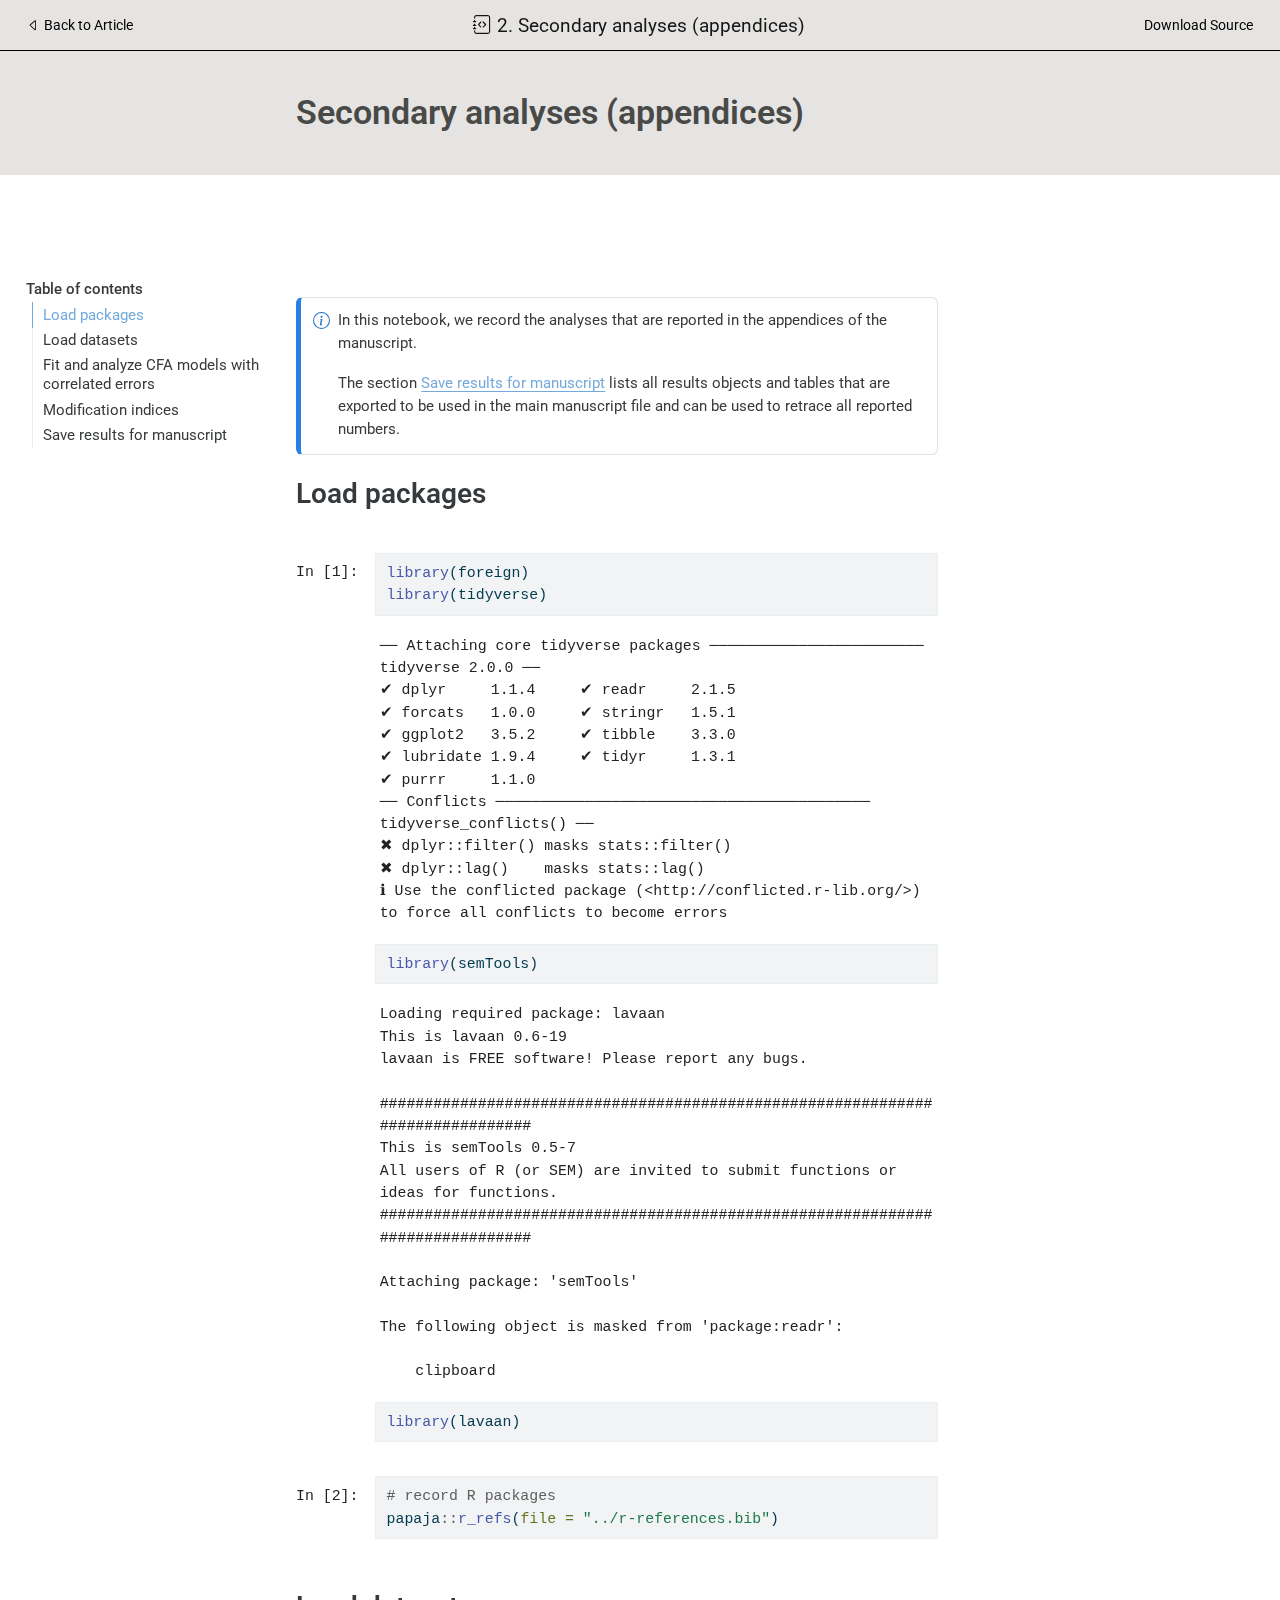
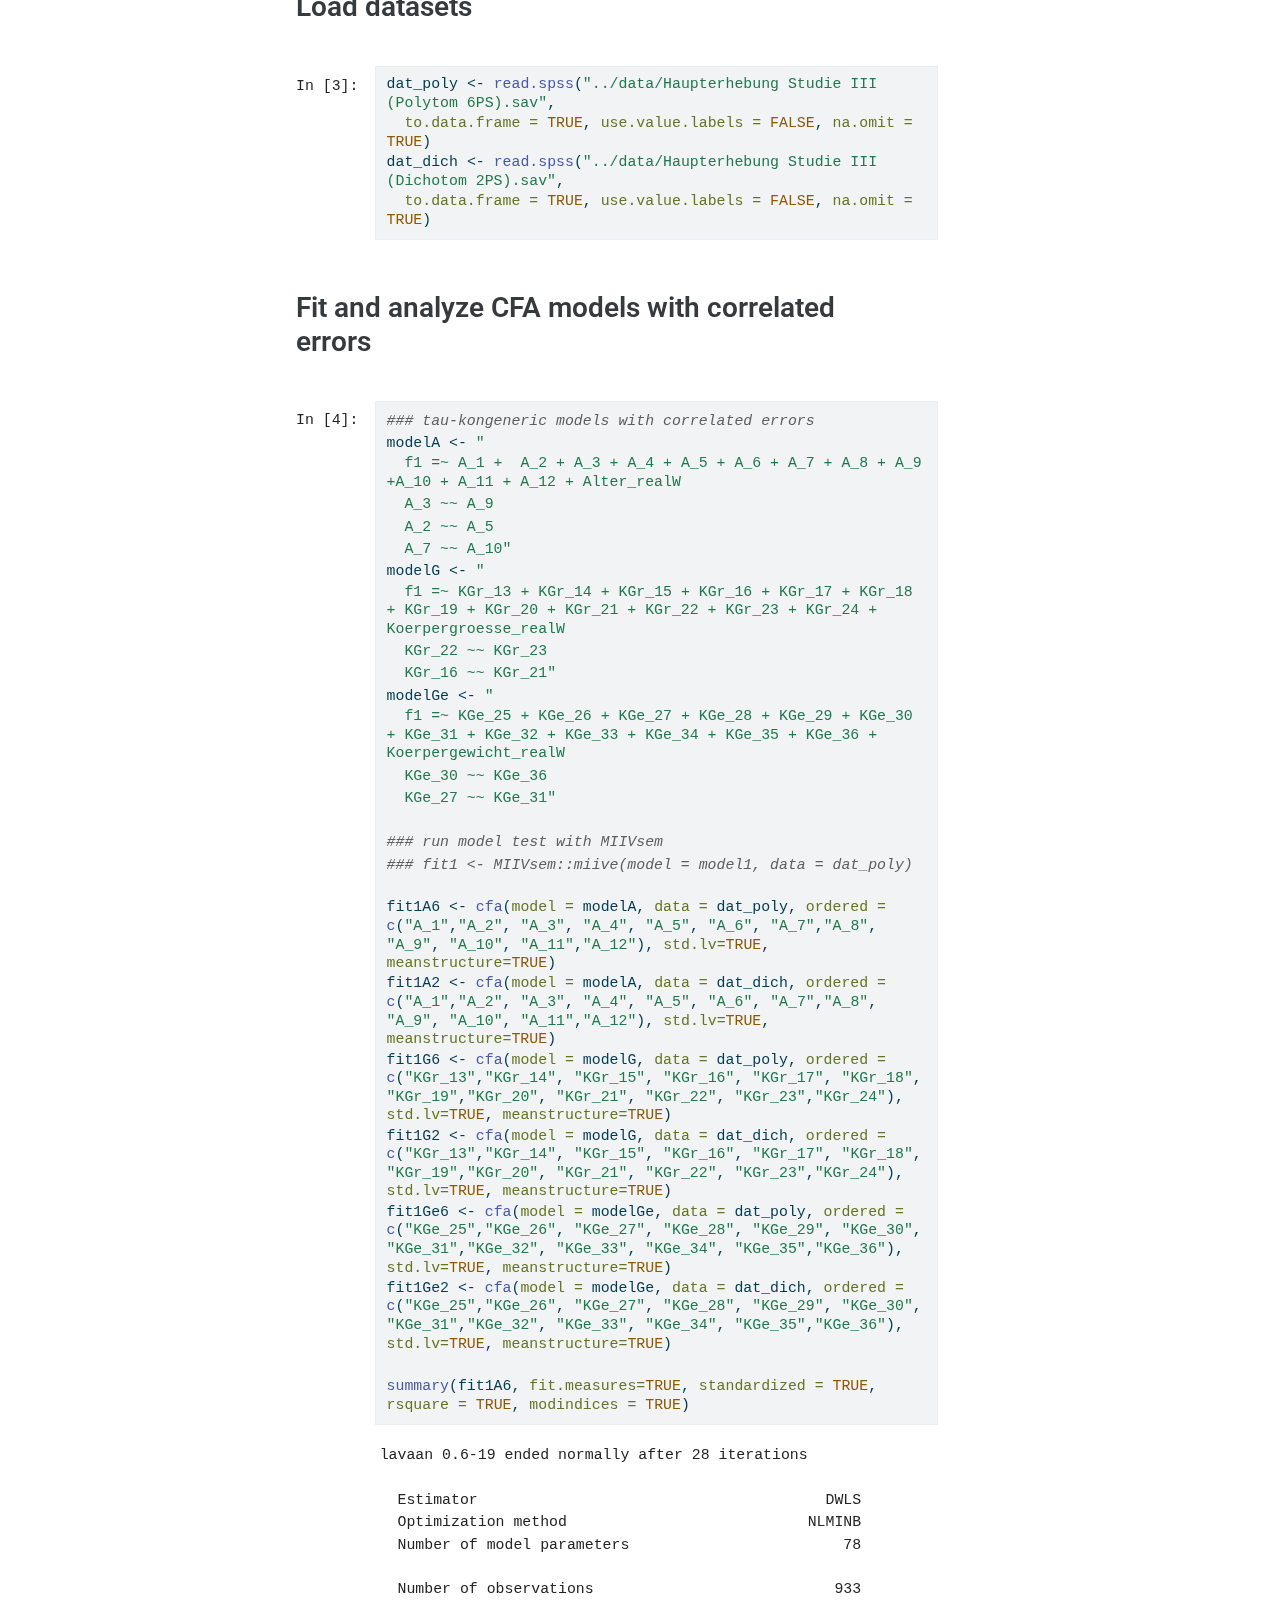
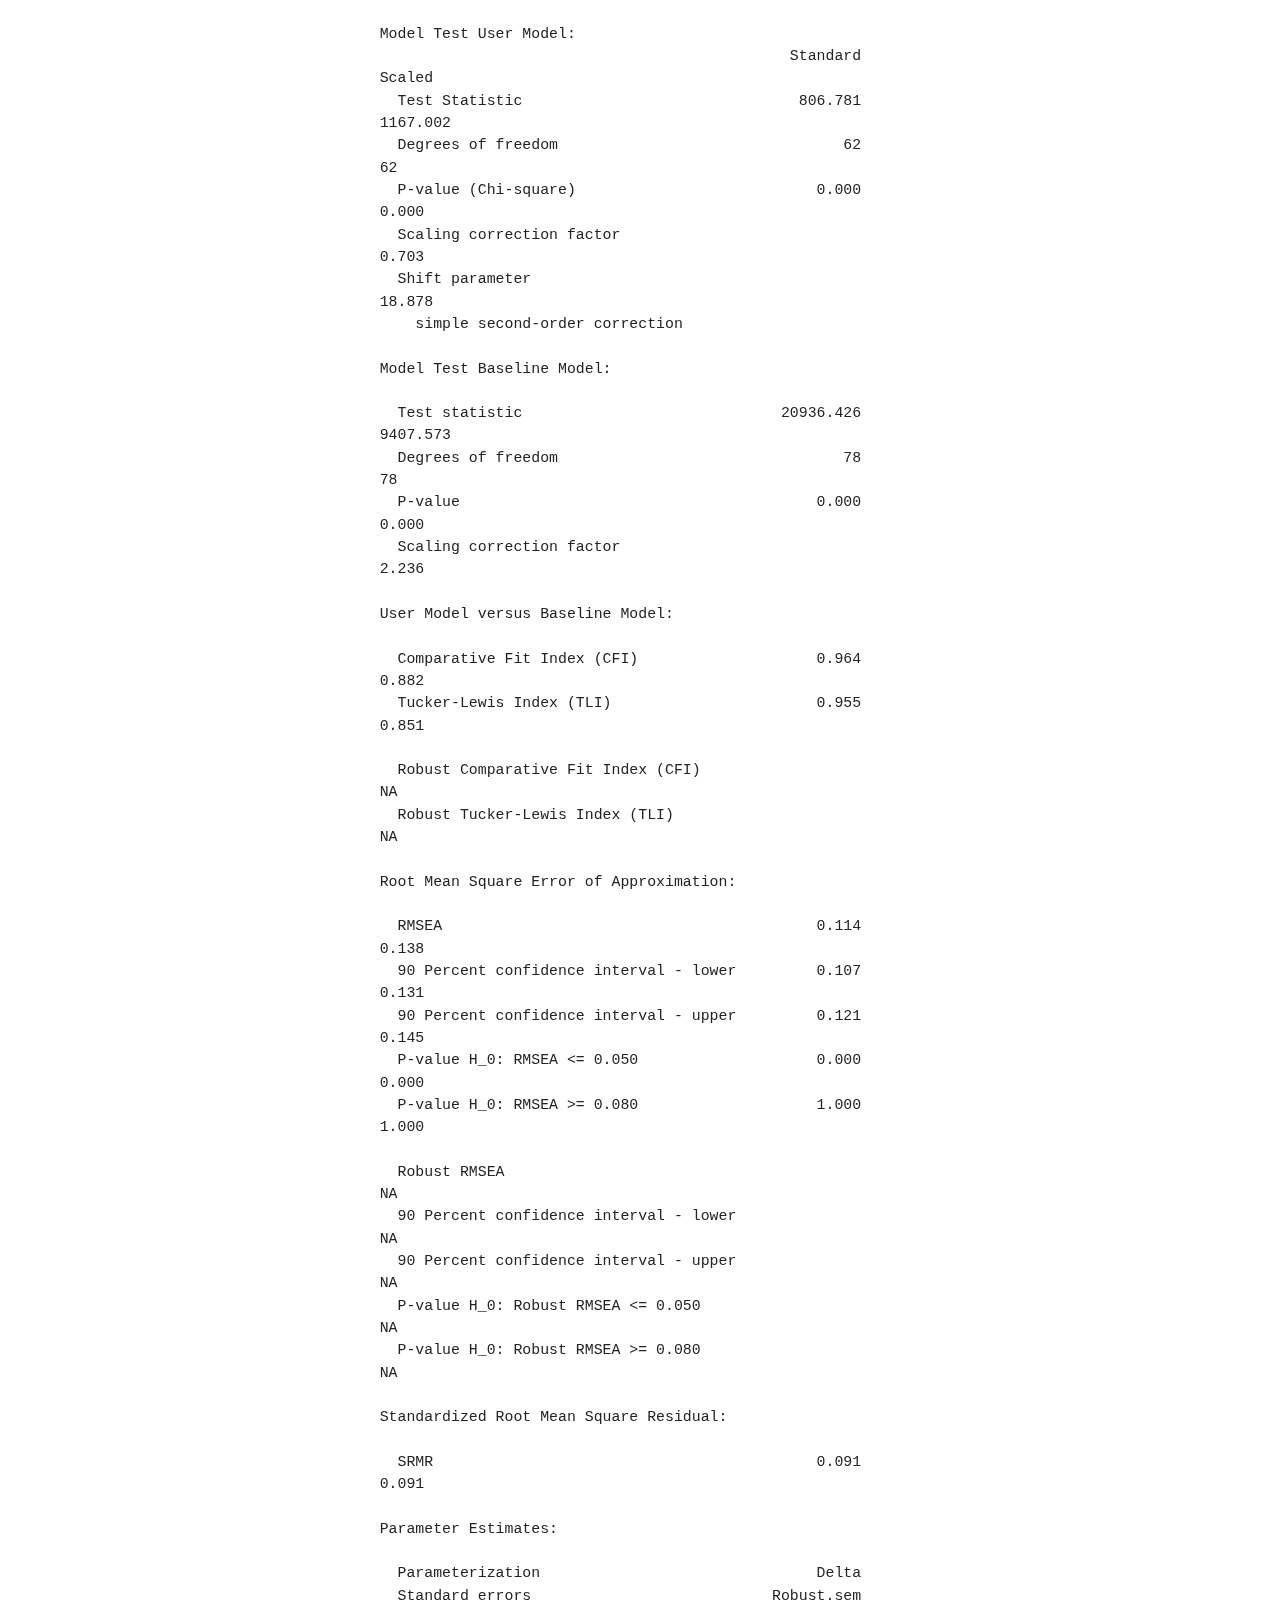
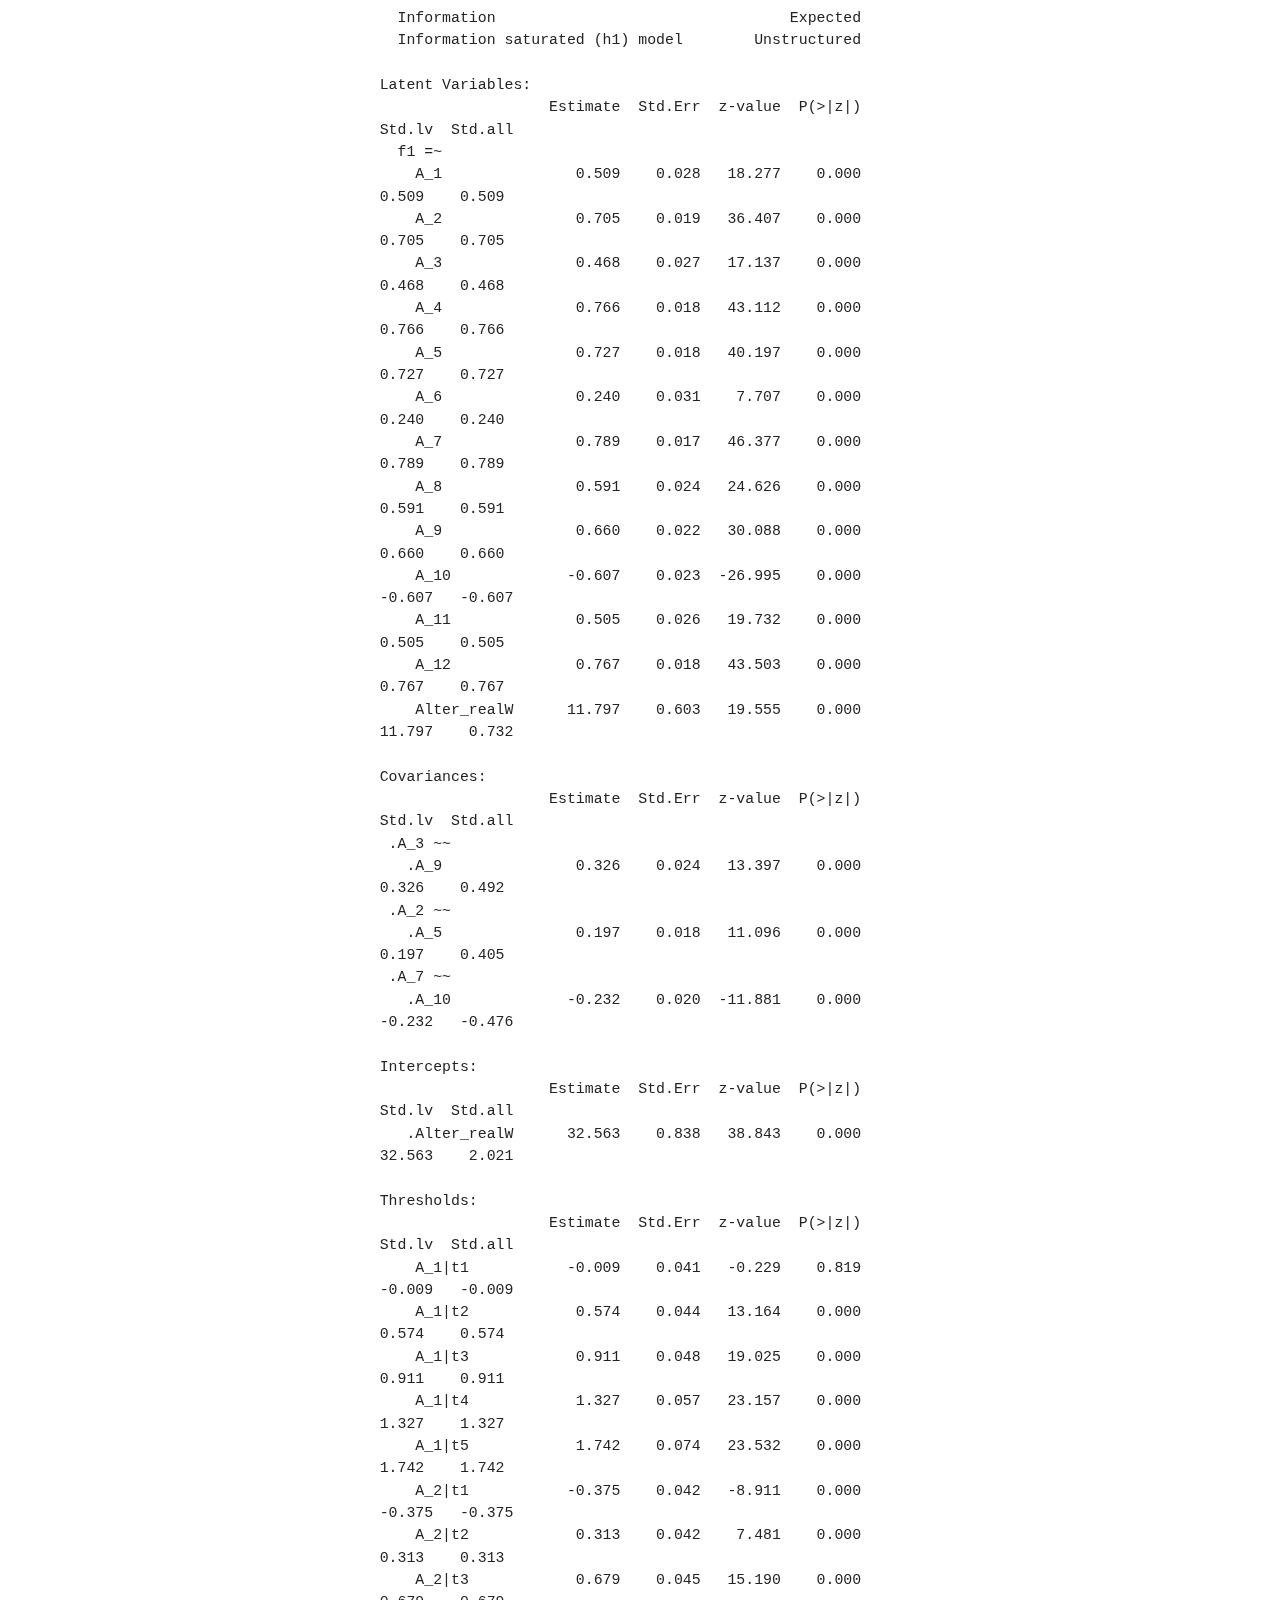
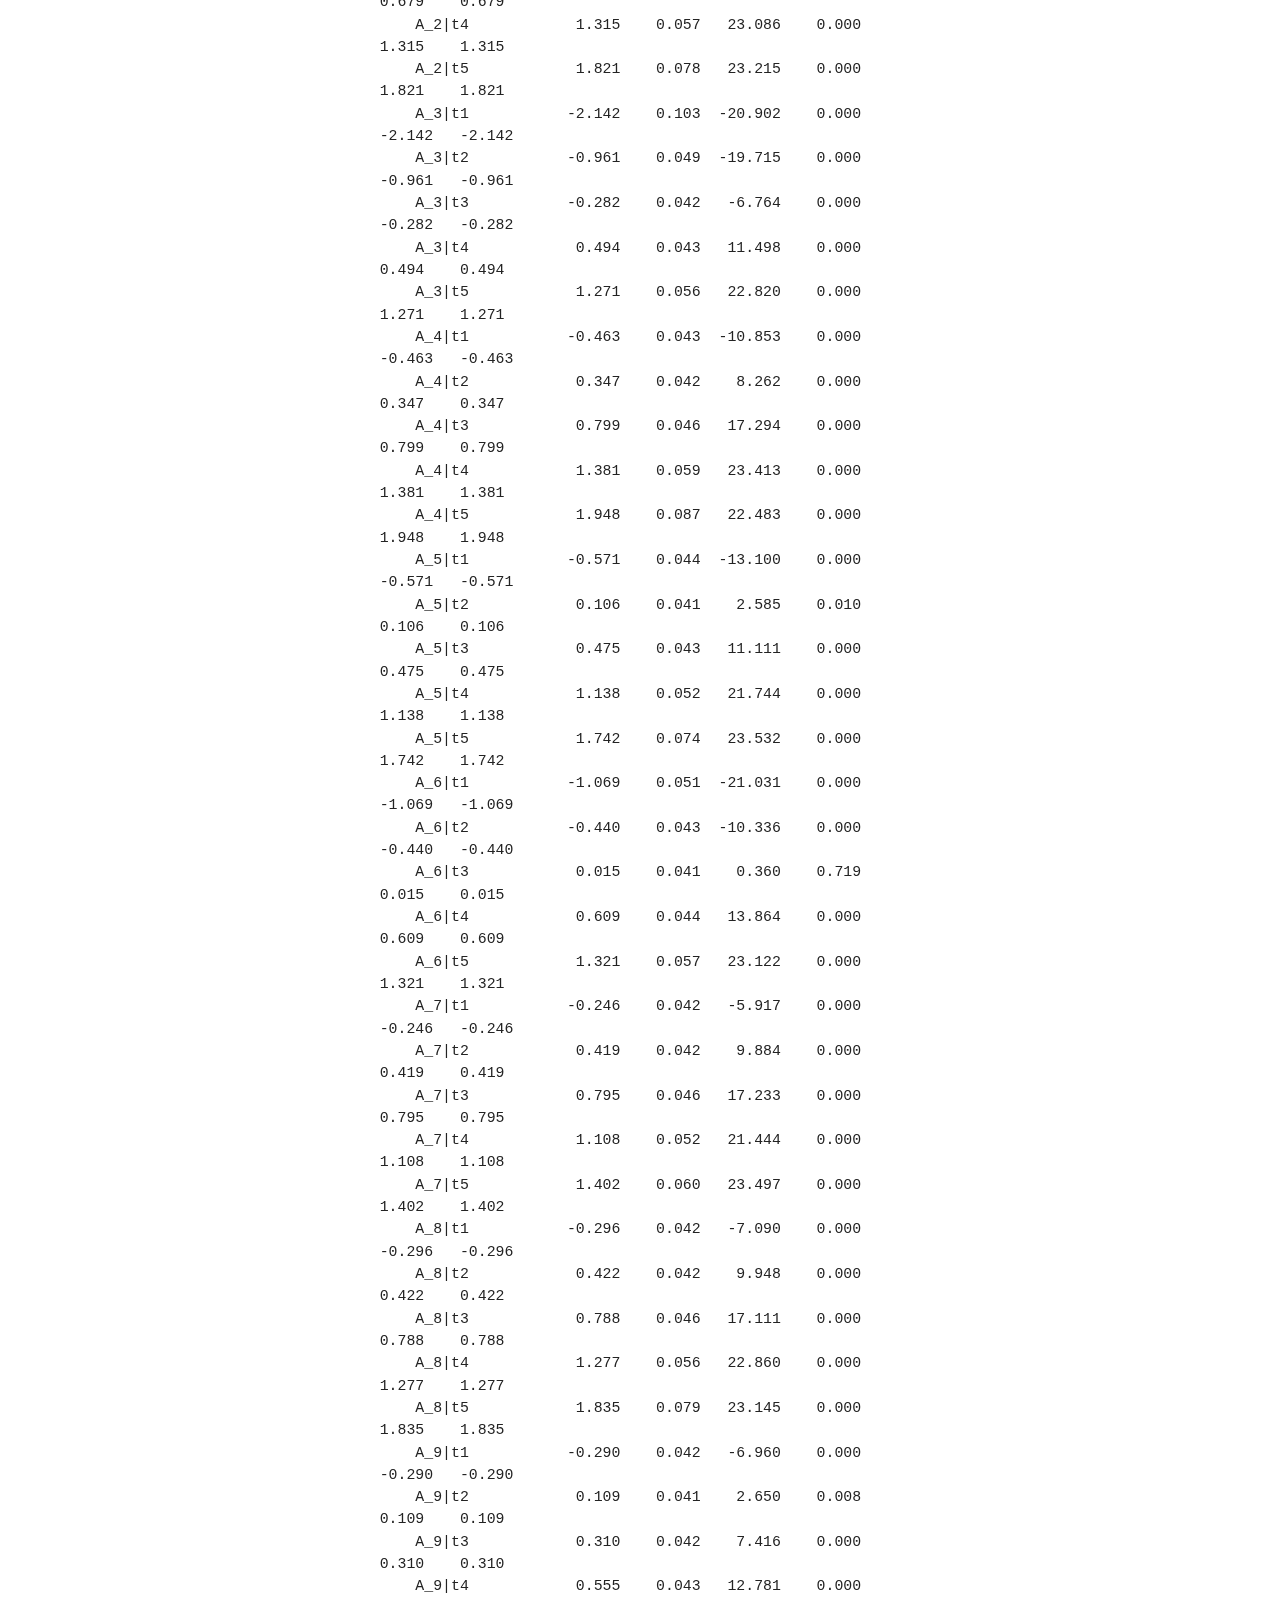
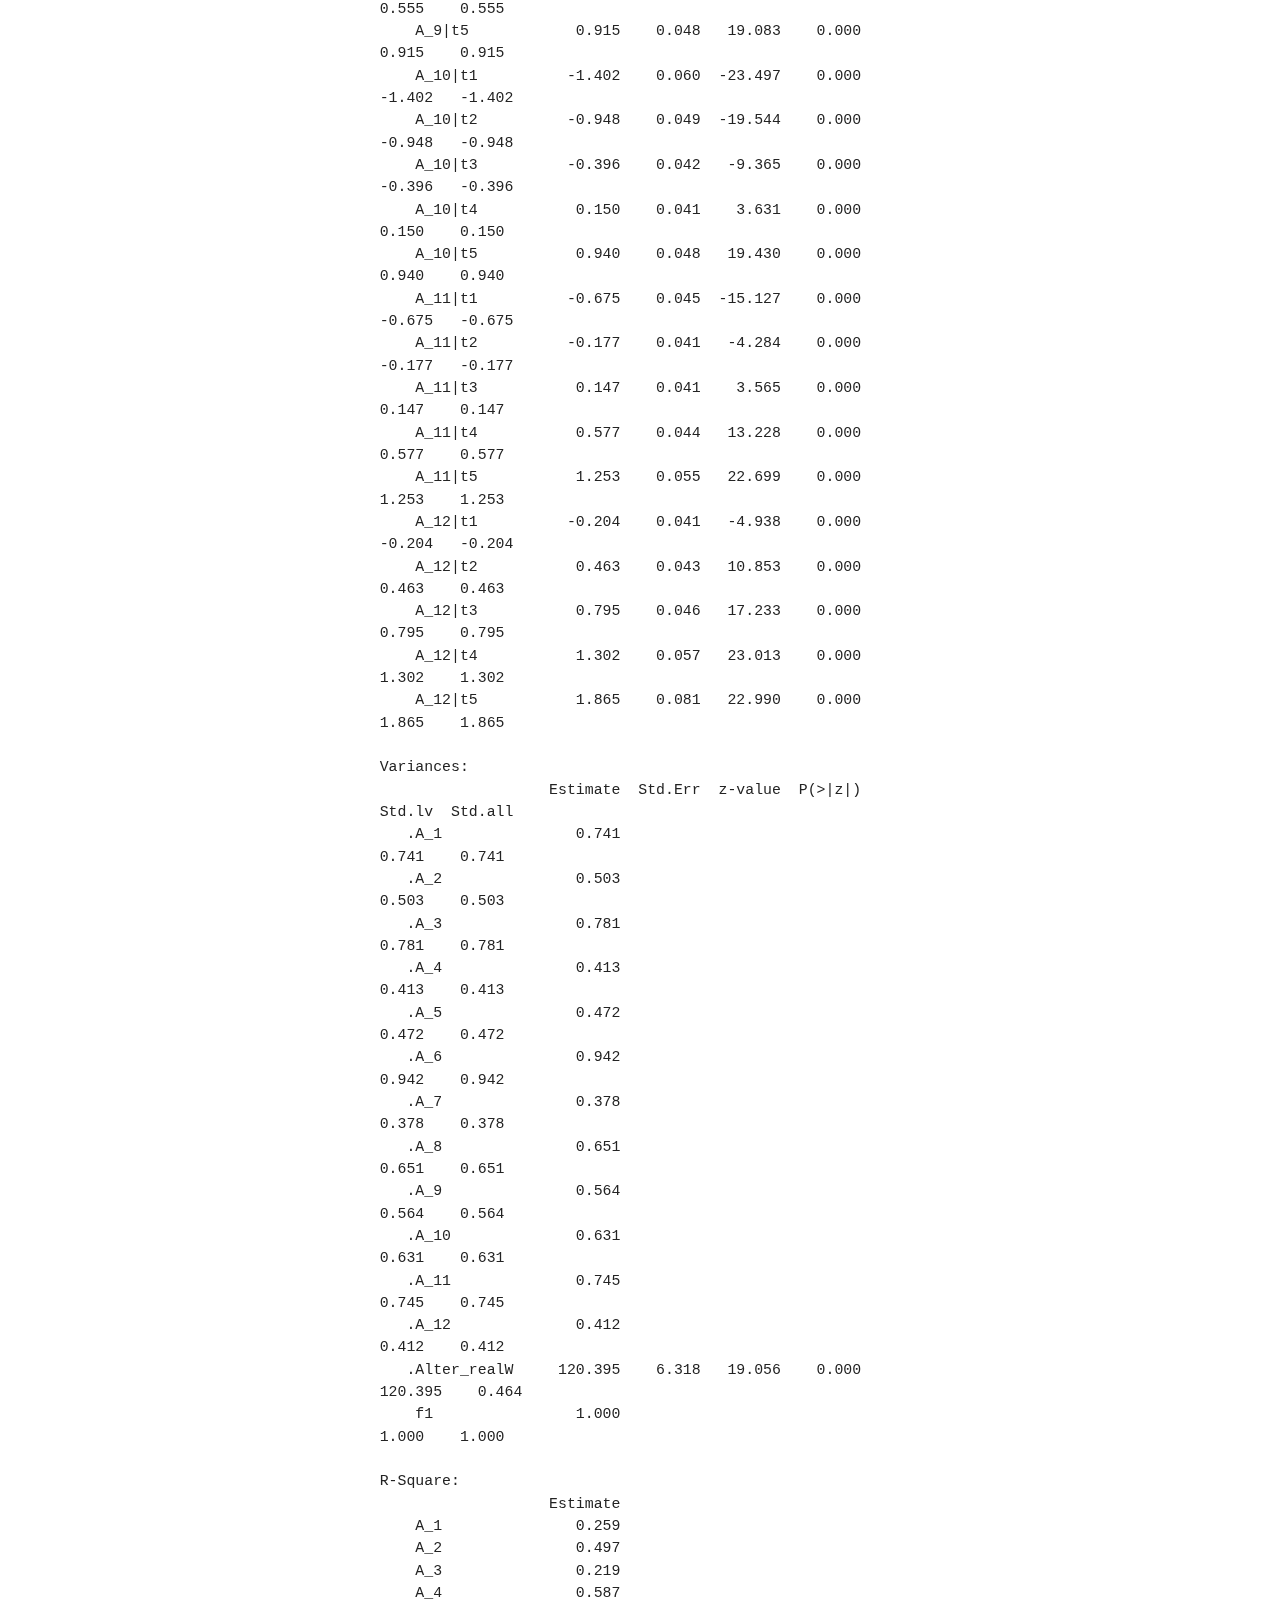
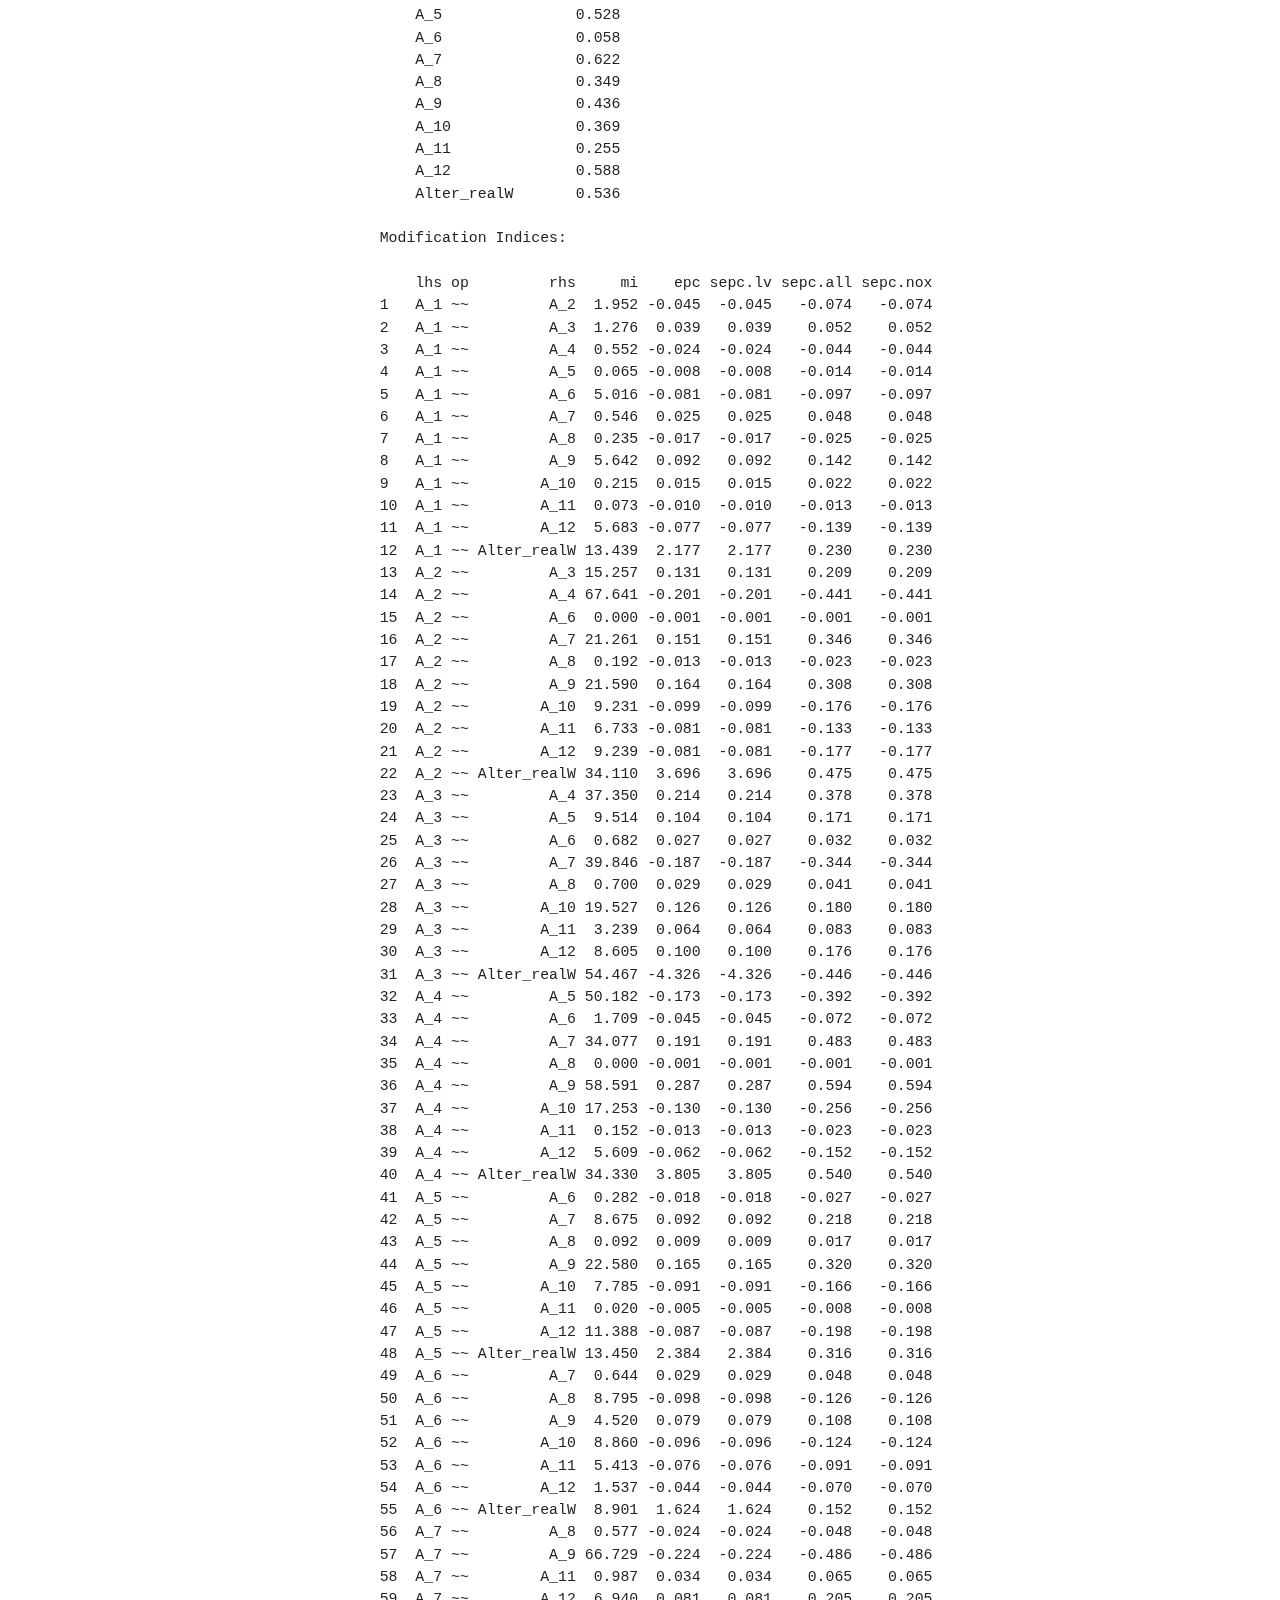
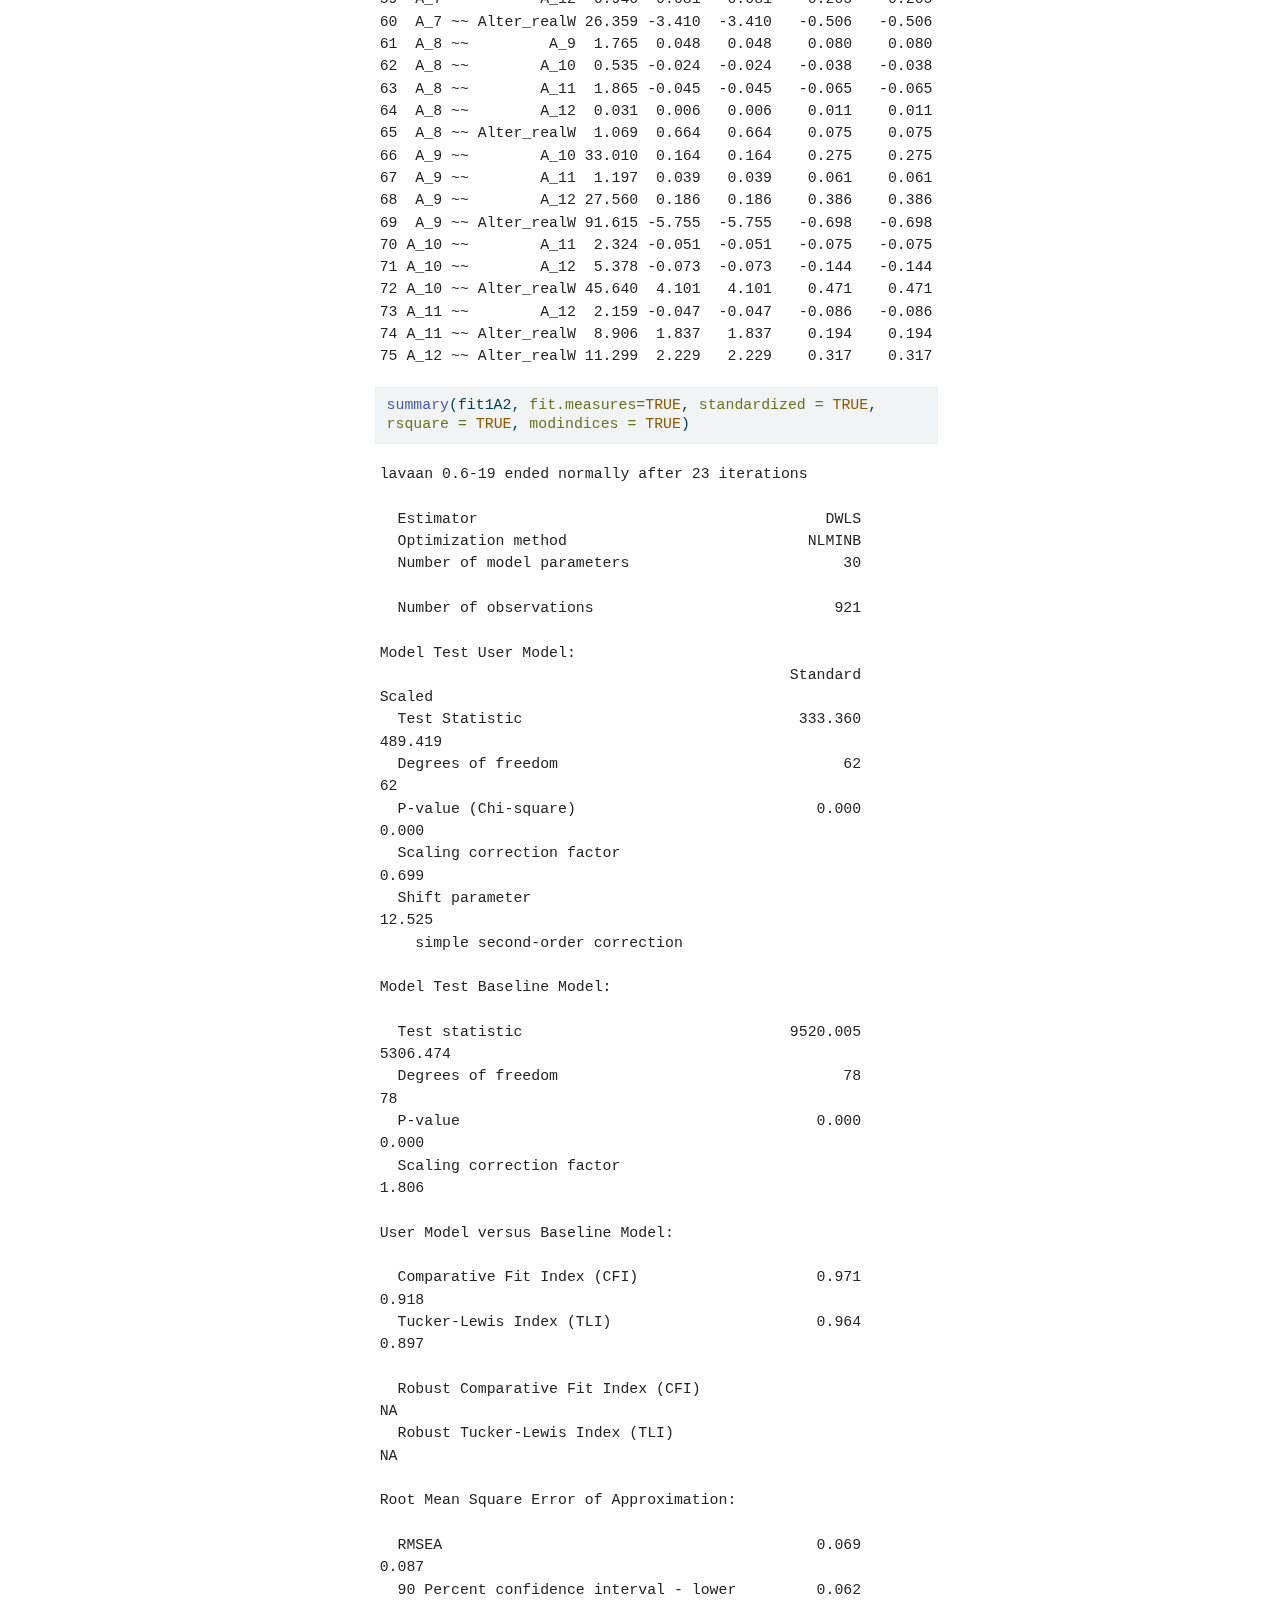
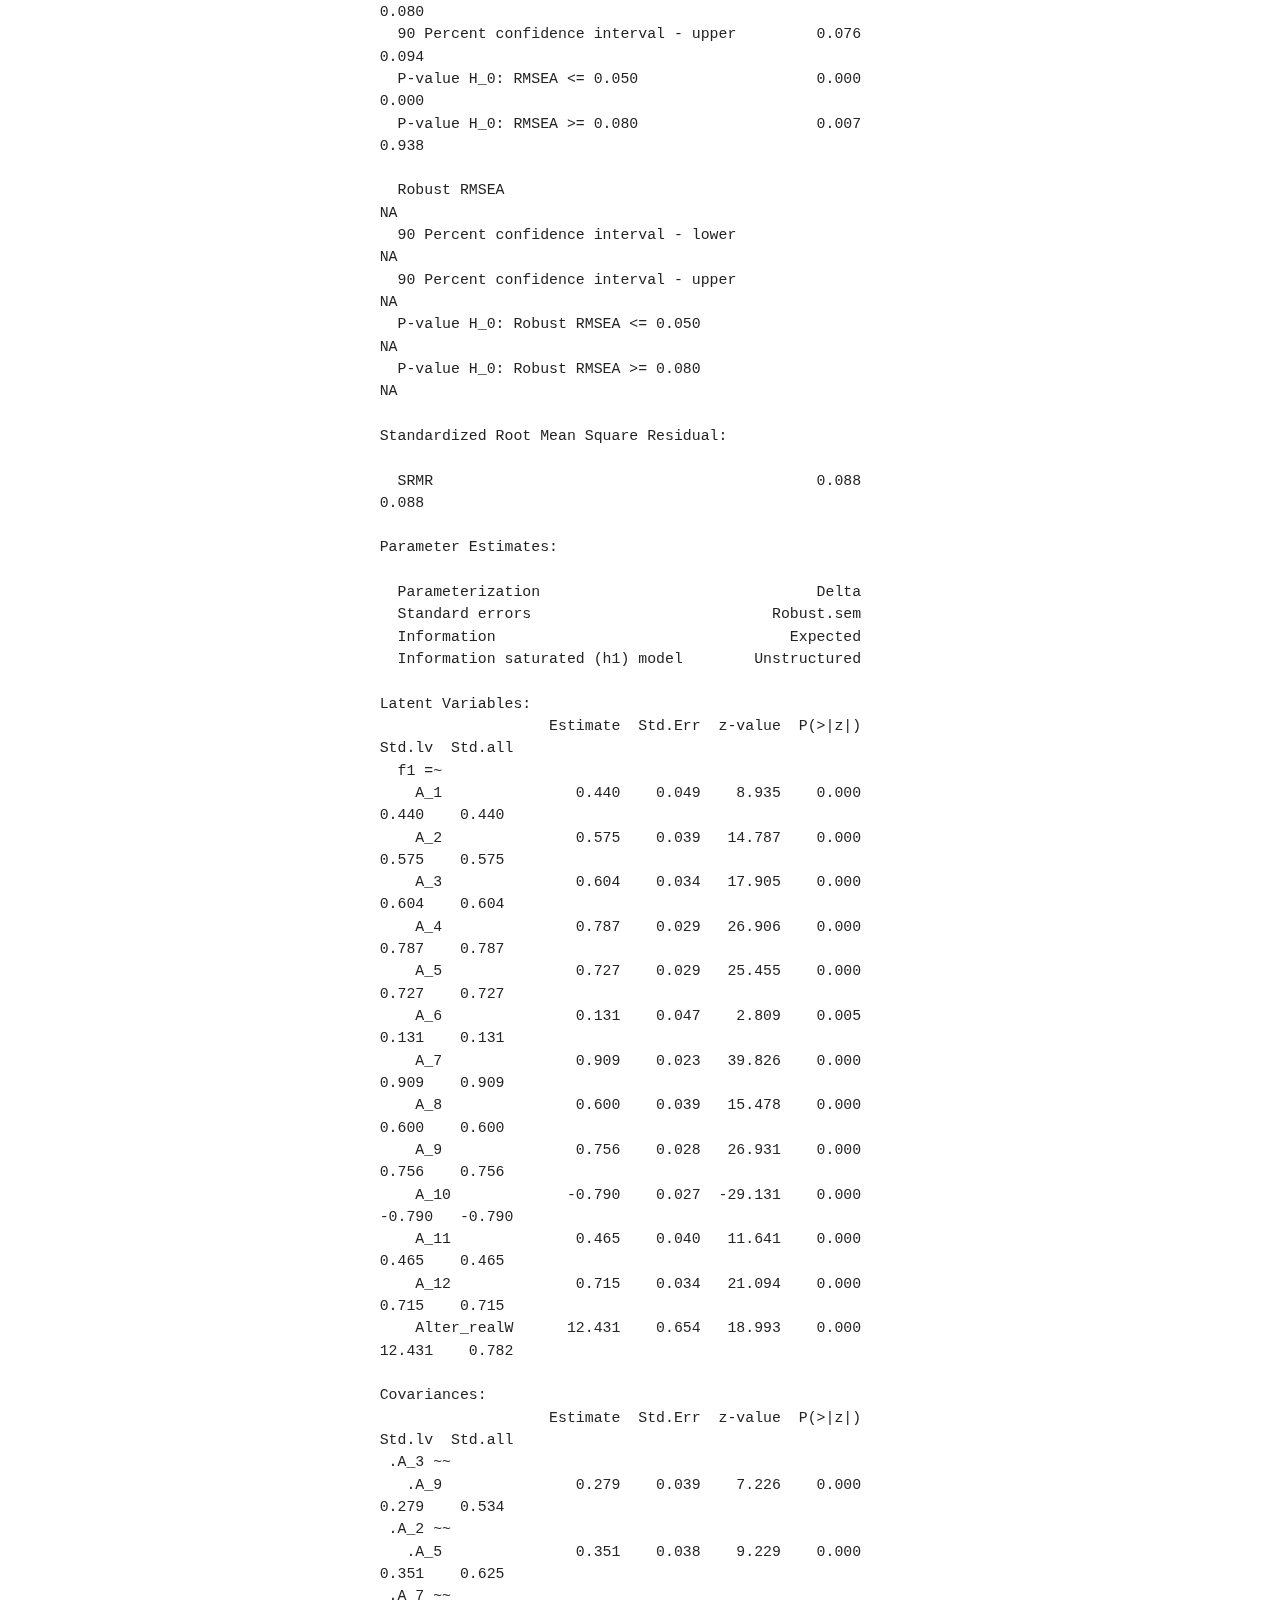
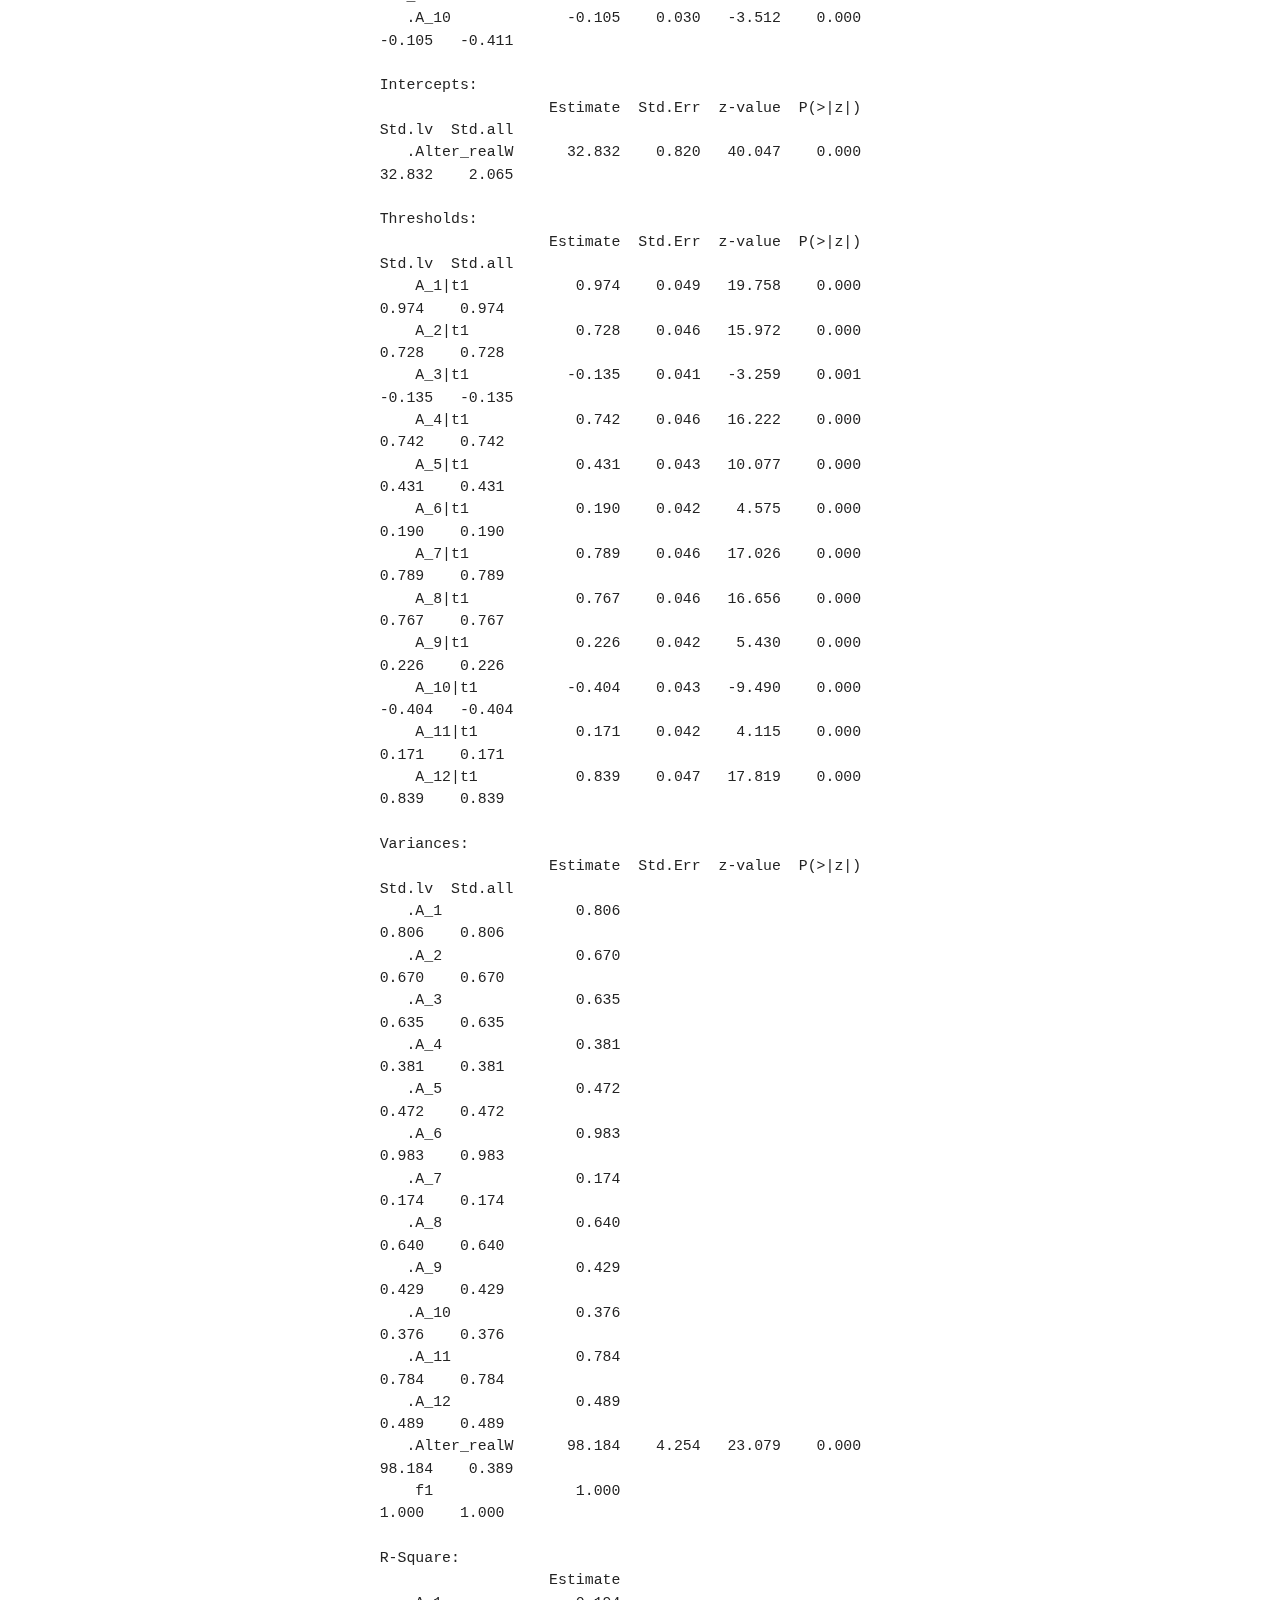
<file: analysis/secondary_analyses-preview.html>
<!DOCTYPE html>
<html xmlns="http://www.w3.org/1999/xhtml" lang="en" xml:lang="en"><head>
    <meta charset="utf-8">
    <meta name="generator" content="quarto-1.7.32">

    <meta name="viewport" content="width=device-width, initial-scale=1.0, user-scalable=yes">


    <title>Secondary analyses (appendices)</title>
    <style>
      code{white-space: pre-wrap;}
      span.smallcaps{font-variant: small-caps;}
      div.columns{display: flex; gap: min(4vw, 1.5em);}
      div.column{flex: auto; overflow-x: auto;}
      div.hanging-indent{margin-left: 1.5em; text-indent: -1.5em;}
      ul.task-list{list-style: none;}
      ul.task-list li input[type="checkbox"] {
        width: 0.8em;
        margin: 0 0.8em 0.2em -1em; /* quarto-specific, see https://github.com/quarto-dev/quarto-cli/issues/4556 */ 
        vertical-align: middle;
      }
      /* CSS for syntax highlighting */
      html { -webkit-text-size-adjust: 100%; }
      pre > code.sourceCode { white-space: pre; position: relative; }
      pre > code.sourceCode > span { display: inline-block; line-height: 1.25; }
      pre > code.sourceCode > span:empty { height: 1.2em; }
      .sourceCode { overflow: visible; }
      code.sourceCode > span { color: inherit; text-decoration: inherit; }
      div.sourceCode { margin: 1em 0; }
      pre.sourceCode { margin: 0; }
      @media screen {
      div.sourceCode { overflow: auto; }
      }
      @media print {
      pre > code.sourceCode { white-space: pre-wrap; }
      pre > code.sourceCode > span { text-indent: -5em; padding-left: 5em; }
      }
      pre.numberSource code
        { counter-reset: source-line 0; }
      pre.numberSource code > span
        { position: relative; left: -4em; counter-increment: source-line; }
      pre.numberSource code > span > a:first-child::before
        { content: counter(source-line);
          position: relative; left: -1em; text-align: right; vertical-align: baseline;
          border: none; display: inline-block;
          -webkit-touch-callout: none; -webkit-user-select: none;
          -khtml-user-select: none; -moz-user-select: none;
          -ms-user-select: none; user-select: none;
          padding: 0 4px; width: 4em;
        }
      pre.numberSource { margin-left: 3em;  padding-left: 4px; }
      div.sourceCode
        {   }
      @media screen {
      pre > code.sourceCode > span > a:first-child::before { text-decoration: underline; }
      }
    </style>

    <style>
      body.hypothesis-enabled #quarto-embed-header {
        padding-right: 36px;
      }

      #quarto-embed-header {
        height: 3em;
        width: 100%;
        display: flex;
        justify-content: space-between;
        align-items: center;
        border-bottom: solid 1px;
      }

      #quarto-embed-header h6 {
        font-size: 1.1em;
        padding-top: 0.6em;
        margin-left: 1em;
        margin-right: 1em;
        font-weight: 400;
      }

      #quarto-embed-header a.quarto-back-link,
      #quarto-embed-header a.quarto-download-embed {
        font-size: 0.8em;
        margin-top: 1em;
        margin-bottom: 1em;
        margin-left: 1em;
        margin-right: 1em;
      }

      .quarto-back-container {
        padding-left: 0.5em;
        display: flex;
      }

      .headroom {
          will-change: transform;
          transition: transform 200ms linear;
      }

      .headroom--pinned {
          transform: translateY(0%);
      }

      .headroom--unpinned {
          transform: translateY(-100%);
      }      
    </style>

    <script>
    window.document.addEventListener("DOMContentLoaded", function () {

      var header = window.document.querySelector("#quarto-embed-header");
      const titleBannerEl = window.document.querySelector("body > #title-block-header");
      if (titleBannerEl) {
        titleBannerEl.style.paddingTop = header.clientHeight + "px";
      }
      const contentEl = window.document.getElementById('quarto-content');
      for (const child of contentEl.children) {
        child.style.paddingTop = header.clientHeight + "px";
        child.style.marginTop = "1em";
      }

      // Use the article root if the `back` call doesn't work. This isn't perfect
      // but should typically work
      window.quartoBackToArticle = () => {
        var currentUrl = window.location.href;
        window.history.back();
        setTimeout(() => {
            // if location was not changed in 100 ms, then there is no history back
            if(currentUrl === window.location.href){              
                // redirect to site root
                window.location.href = "../index.html";
            }
        }, 100);
      }

      const headroom = new window.Headroom(header, {
        tolerance: 5,
        onPin: function () {
        },
        onUnpin: function () {
        },
      });
      headroom.init();
    });
    </script>

    
<script src="../site_libs/manuscript-notebook/headroom.min.js"></script>
<script src="../site_libs/clipboard/clipboard.min.js"></script>
<script src="../site_libs/quarto-html/quarto.js" type="module"></script>
<script src="../site_libs/quarto-html/tabsets/tabsets.js" type="module"></script>
<script src="../site_libs/quarto-html/popper.min.js"></script>
<script src="../site_libs/quarto-html/tippy.umd.min.js"></script>
<script src="../site_libs/quarto-html/anchor.min.js"></script>
<link href="../site_libs/quarto-html/tippy.css" rel="stylesheet">
<link href="../site_libs/quarto-html/quarto-syntax-highlighting-37eea08aefeeee20ff55810ff984fec1.css" rel="stylesheet" id="quarto-text-highlighting-styles">
<script src="../site_libs/bootstrap/bootstrap.min.js"></script>
<link href="../site_libs/bootstrap/bootstrap-icons.css" rel="stylesheet">
<link href="../site_libs/bootstrap/bootstrap-cb14dbda5391634e2881ab467e788e7e.min.css" rel="stylesheet" append-hash="true" id="quarto-bootstrap" data-mode="light">
     <link href="../site_libs/tabwid-1.1.3/tabwid.css" rel="stylesheet">
<script src="../site_libs/tabwid-1.1.3/tabwid.js"></script>  
      </head>

  <body class="quarto-notebook quarto-light">
    <div id="quarto-embed-header" class="headroom fixed-top bg-primary">
      
      <a onclick="window.quartoBackToArticle(); return false;" class="btn btn-primary quarto-back-link" href=""><i class="bi bi-caret-left"></i> Back to Article</a>
      <h6><i class="bi bi-journal-code"></i> 2. Secondary analyses (appendices)</h6>

            <a href="../analysis/secondary_analyses.qmd" class="btn btn-primary quarto-download-embed" download="secondary_analyses.qmd">Download Source</a>
          </div>

     <header id="title-block-header" class="quarto-title-block default toc-left page-columns page-full">
  <div class="quarto-title-banner page-columns page-full">
    <div class="quarto-title column-body">
      <h1 class="title">Secondary analyses (appendices)</h1>
          </div>

    
    <div class="quarto-title-meta-container">
      <div class="quarto-title-meta-column-start">
        
        <div class="quarto-title-meta">

                
          
                
              </div>
      </div>
      <div class="quarto-title-meta-column-end quarto-other-formats-target">
      </div>
    </div>



    <div class="quarto-other-links-text-target">
    </div>  </div>
</header><div id="quarto-content" class="page-columns page-rows-contents page-layout-article toc-left">
<div id="quarto-sidebar-toc-left" class="sidebar toc-left">
  <nav id="TOC" role="doc-toc" class="toc-active">
    <h2 id="toc-title">Table of contents</h2>
   
  <ul>
  <li><a href="#load-packages" id="toc-load-packages" class="nav-link active" data-scroll-target="#load-packages">Load packages</a></li>
  <li><a href="#load-datasets" id="toc-load-datasets" class="nav-link" data-scroll-target="#load-datasets">Load datasets</a></li>
  <li><a href="#fit-and-analyze-cfa-models-with-correlated-errors" id="toc-fit-and-analyze-cfa-models-with-correlated-errors" class="nav-link" data-scroll-target="#fit-and-analyze-cfa-models-with-correlated-errors">Fit and analyze CFA models with correlated errors</a></li>
  <li><a href="#modification-indices" id="toc-modification-indices" class="nav-link" data-scroll-target="#modification-indices">Modification indices</a></li>
  <li><a href="#sec-saveresults" id="toc-sec-saveresults" class="nav-link" data-scroll-target="#sec-saveresults">Save results for manuscript</a></li>
  </ul>
</nav>
</div>
<div id="quarto-margin-sidebar" class="sidebar margin-sidebar zindex-bottom">
</div>
<main class="content quarto-banner-title-block" id="quarto-document-content">      

       <div class="callout callout-style-simple callout-note">
<div class="callout-body d-flex">
<div class="callout-icon-container">
<i class="callout-icon"></i>
</div>
<div class="callout-body-container">
<p>In this notebook, we record the analyses that are reported in the appendices of the manuscript.</p>
<p>The section <a href="../analysis/primary_analyses-preview.html#sec-saveresults">Save results for manuscript</a> lists all results objects and tables that are exported to be used in the main manuscript file and can be used to retrace all reported numbers.</p>
</div>
</div>
</div>
<section id="load-packages" class="level2">
<h2 class="anchored" data-anchor-id="load-packages">Load packages</h2>
<div class="cell-container"><div class="cell-decorator"><pre>In [1]:</pre></div><div class="cell">
<div class="sourceCode cell-code" id="cb1"><pre class="sourceCode r code-with-copy"><code class="sourceCode r"><span id="cb1-1"><a href="#cb1-1" aria-hidden="true" tabindex="-1"></a><span class="fu">library</span>(foreign)</span>
<span id="cb1-2"><a href="#cb1-2" aria-hidden="true" tabindex="-1"></a><span class="fu">library</span>(tidyverse)</span></code><button title="Copy to Clipboard" class="code-copy-button"><i class="bi"></i></button></pre></div>
<div class="cell-output cell-output-stderr">
<pre><code>── Attaching core tidyverse packages ──────────────────────── tidyverse 2.0.0 ──
✔ dplyr     1.1.4     ✔ readr     2.1.5
✔ forcats   1.0.0     ✔ stringr   1.5.1
✔ ggplot2   3.5.2     ✔ tibble    3.3.0
✔ lubridate 1.9.4     ✔ tidyr     1.3.1
✔ purrr     1.1.0     
── Conflicts ────────────────────────────────────────── tidyverse_conflicts() ──
✖ dplyr::filter() masks stats::filter()
✖ dplyr::lag()    masks stats::lag()
ℹ Use the conflicted package (&lt;http://conflicted.r-lib.org/&gt;) to force all conflicts to become errors</code></pre>
</div>
<div class="sourceCode cell-code" id="cb3"><pre class="sourceCode r code-with-copy"><code class="sourceCode r"><span id="cb3-1"><a href="#cb3-1" aria-hidden="true" tabindex="-1"></a><span class="fu">library</span>(semTools)</span></code><button title="Copy to Clipboard" class="code-copy-button"><i class="bi"></i></button></pre></div>
<div class="cell-output cell-output-stderr">
<pre><code>Loading required package: lavaan
This is lavaan 0.6-19
lavaan is FREE software! Please report any bugs.
 
###############################################################################
This is semTools 0.5-7
All users of R (or SEM) are invited to submit functions or ideas for functions.
###############################################################################

Attaching package: 'semTools'

The following object is masked from 'package:readr':

    clipboard</code></pre>
</div>
<div class="sourceCode cell-code" id="cb5"><pre class="sourceCode r code-with-copy"><code class="sourceCode r"><span id="cb5-1"><a href="#cb5-1" aria-hidden="true" tabindex="-1"></a><span class="fu">library</span>(lavaan)</span></code><button title="Copy to Clipboard" class="code-copy-button"><i class="bi"></i></button></pre></div>
</div></div>
<div class="cell-container"><div class="cell-decorator"><pre>In [2]:</pre></div><div class="cell">
<div class="sourceCode cell-code" id="cb6"><pre class="sourceCode r code-with-copy"><code class="sourceCode r"><span id="cb6-1"><a href="#cb6-1" aria-hidden="true" tabindex="-1"></a><span class="co"># record R packages</span></span>
<span id="cb6-2"><a href="#cb6-2" aria-hidden="true" tabindex="-1"></a>papaja<span class="sc">::</span><span class="fu">r_refs</span>(<span class="at">file =</span> <span class="st">"../r-references.bib"</span>)</span></code><button title="Copy to Clipboard" class="code-copy-button"><i class="bi"></i></button></pre></div>
</div></div>
</section>
<section id="load-datasets" class="level2">
<h2 class="anchored" data-anchor-id="load-datasets">Load datasets</h2>
<div class="cell-container"><div class="cell-decorator"><pre>In [3]:</pre></div><div class="cell">
<div class="sourceCode cell-code" id="cb7"><pre class="sourceCode r code-with-copy"><code class="sourceCode r"><span id="cb7-1"><a href="#cb7-1" aria-hidden="true" tabindex="-1"></a>dat_poly <span class="ot">&lt;-</span> <span class="fu">read.spss</span>(<span class="st">"../data/Haupterhebung Studie III (Polytom 6PS).sav"</span>, </span>
<span id="cb7-2"><a href="#cb7-2" aria-hidden="true" tabindex="-1"></a>  <span class="at">to.data.frame =</span> <span class="cn">TRUE</span>, <span class="at">use.value.labels =</span> <span class="cn">FALSE</span>, <span class="at">na.omit =</span> <span class="cn">TRUE</span>)</span>
<span id="cb7-3"><a href="#cb7-3" aria-hidden="true" tabindex="-1"></a>dat_dich <span class="ot">&lt;-</span> <span class="fu">read.spss</span>(<span class="st">"../data/Haupterhebung Studie III (Dichotom 2PS).sav"</span>,</span>
<span id="cb7-4"><a href="#cb7-4" aria-hidden="true" tabindex="-1"></a>  <span class="at">to.data.frame =</span> <span class="cn">TRUE</span>, <span class="at">use.value.labels =</span> <span class="cn">FALSE</span>, <span class="at">na.omit =</span> <span class="cn">TRUE</span>)</span></code><button title="Copy to Clipboard" class="code-copy-button"><i class="bi"></i></button></pre></div>
</div></div>
</section>
<section id="fit-and-analyze-cfa-models-with-correlated-errors" class="level2">
<h2 class="anchored" data-anchor-id="fit-and-analyze-cfa-models-with-correlated-errors">Fit and analyze CFA models with correlated errors</h2>
<div class="cell-container"><div class="cell-decorator"><pre>In [4]:</pre></div><div class="cell">
<div class="sourceCode cell-code" id="cb8"><pre class="sourceCode r code-with-copy"><code class="sourceCode r"><span id="cb8-1"><a href="#cb8-1" aria-hidden="true" tabindex="-1"></a><span class="do">### tau-kongeneric models with correlated errors </span></span>
<span id="cb8-2"><a href="#cb8-2" aria-hidden="true" tabindex="-1"></a>modelA <span class="ot">&lt;-</span> <span class="st">"</span></span>
<span id="cb8-3"><a href="#cb8-3" aria-hidden="true" tabindex="-1"></a><span class="st">  f1 =~ A_1 +  A_2 + A_3 + A_4 + A_5 + A_6 + A_7 + A_8 + A_9 +A_10 + A_11 + A_12 + Alter_realW</span></span>
<span id="cb8-4"><a href="#cb8-4" aria-hidden="true" tabindex="-1"></a><span class="st">  A_3 ~~ A_9</span></span>
<span id="cb8-5"><a href="#cb8-5" aria-hidden="true" tabindex="-1"></a><span class="st">  A_2 ~~ A_5</span></span>
<span id="cb8-6"><a href="#cb8-6" aria-hidden="true" tabindex="-1"></a><span class="st">  A_7 ~~ A_10"</span></span>
<span id="cb8-7"><a href="#cb8-7" aria-hidden="true" tabindex="-1"></a>modelG <span class="ot">&lt;-</span> <span class="st">"</span></span>
<span id="cb8-8"><a href="#cb8-8" aria-hidden="true" tabindex="-1"></a><span class="st">  f1 =~ KGr_13 + KGr_14 + KGr_15 + KGr_16 + KGr_17 + KGr_18 + KGr_19 + KGr_20 + KGr_21 + KGr_22 + KGr_23 + KGr_24 + Koerpergroesse_realW</span></span>
<span id="cb8-9"><a href="#cb8-9" aria-hidden="true" tabindex="-1"></a><span class="st">  KGr_22 ~~ KGr_23 </span></span>
<span id="cb8-10"><a href="#cb8-10" aria-hidden="true" tabindex="-1"></a><span class="st">  KGr_16 ~~ KGr_21"</span></span>
<span id="cb8-11"><a href="#cb8-11" aria-hidden="true" tabindex="-1"></a>modelGe <span class="ot">&lt;-</span> <span class="st">"</span></span>
<span id="cb8-12"><a href="#cb8-12" aria-hidden="true" tabindex="-1"></a><span class="st">  f1 =~ KGe_25 + KGe_26 + KGe_27 + KGe_28 + KGe_29 + KGe_30 + KGe_31 + KGe_32 + KGe_33 + KGe_34 + KGe_35 + KGe_36 + Koerpergewicht_realW</span></span>
<span id="cb8-13"><a href="#cb8-13" aria-hidden="true" tabindex="-1"></a><span class="st">  KGe_30 ~~ KGe_36</span></span>
<span id="cb8-14"><a href="#cb8-14" aria-hidden="true" tabindex="-1"></a><span class="st">  KGe_27 ~~ KGe_31"</span></span>
<span id="cb8-15"><a href="#cb8-15" aria-hidden="true" tabindex="-1"></a></span>
<span id="cb8-16"><a href="#cb8-16" aria-hidden="true" tabindex="-1"></a><span class="do">### run model test with MIIVsem</span></span>
<span id="cb8-17"><a href="#cb8-17" aria-hidden="true" tabindex="-1"></a><span class="do">### fit1 &lt;- MIIVsem::miive(model = model1, data = dat_poly)</span></span>
<span id="cb8-18"><a href="#cb8-18" aria-hidden="true" tabindex="-1"></a></span>
<span id="cb8-19"><a href="#cb8-19" aria-hidden="true" tabindex="-1"></a>fit1A6 <span class="ot">&lt;-</span> <span class="fu">cfa</span>(<span class="at">model =</span> modelA, <span class="at">data =</span> dat_poly, <span class="at">ordered =</span> <span class="fu">c</span>(<span class="st">"A_1"</span>,<span class="st">"A_2"</span>, <span class="st">"A_3"</span>, <span class="st">"A_4"</span>, <span class="st">"A_5"</span>, <span class="st">"A_6"</span>, <span class="st">"A_7"</span>,<span class="st">"A_8"</span>, <span class="st">"A_9"</span>, <span class="st">"A_10"</span>, <span class="st">"A_11"</span>,<span class="st">"A_12"</span>), <span class="at">std.lv=</span><span class="cn">TRUE</span>, <span class="at">meanstructure=</span><span class="cn">TRUE</span>)</span>
<span id="cb8-20"><a href="#cb8-20" aria-hidden="true" tabindex="-1"></a>fit1A2 <span class="ot">&lt;-</span> <span class="fu">cfa</span>(<span class="at">model =</span> modelA, <span class="at">data =</span> dat_dich, <span class="at">ordered =</span> <span class="fu">c</span>(<span class="st">"A_1"</span>,<span class="st">"A_2"</span>, <span class="st">"A_3"</span>, <span class="st">"A_4"</span>, <span class="st">"A_5"</span>, <span class="st">"A_6"</span>, <span class="st">"A_7"</span>,<span class="st">"A_8"</span>, <span class="st">"A_9"</span>, <span class="st">"A_10"</span>, <span class="st">"A_11"</span>,<span class="st">"A_12"</span>), <span class="at">std.lv=</span><span class="cn">TRUE</span>, <span class="at">meanstructure=</span><span class="cn">TRUE</span>)</span>
<span id="cb8-21"><a href="#cb8-21" aria-hidden="true" tabindex="-1"></a>fit1G6 <span class="ot">&lt;-</span> <span class="fu">cfa</span>(<span class="at">model =</span> modelG, <span class="at">data =</span> dat_poly, <span class="at">ordered =</span> <span class="fu">c</span>(<span class="st">"KGr_13"</span>,<span class="st">"KGr_14"</span>, <span class="st">"KGr_15"</span>, <span class="st">"KGr_16"</span>, <span class="st">"KGr_17"</span>, <span class="st">"KGr_18"</span>, <span class="st">"KGr_19"</span>,<span class="st">"KGr_20"</span>, <span class="st">"KGr_21"</span>, <span class="st">"KGr_22"</span>, <span class="st">"KGr_23"</span>,<span class="st">"KGr_24"</span>), <span class="at">std.lv=</span><span class="cn">TRUE</span>, <span class="at">meanstructure=</span><span class="cn">TRUE</span>)</span>
<span id="cb8-22"><a href="#cb8-22" aria-hidden="true" tabindex="-1"></a>fit1G2 <span class="ot">&lt;-</span> <span class="fu">cfa</span>(<span class="at">model =</span> modelG, <span class="at">data =</span> dat_dich, <span class="at">ordered =</span> <span class="fu">c</span>(<span class="st">"KGr_13"</span>,<span class="st">"KGr_14"</span>, <span class="st">"KGr_15"</span>, <span class="st">"KGr_16"</span>, <span class="st">"KGr_17"</span>, <span class="st">"KGr_18"</span>, <span class="st">"KGr_19"</span>,<span class="st">"KGr_20"</span>, <span class="st">"KGr_21"</span>, <span class="st">"KGr_22"</span>, <span class="st">"KGr_23"</span>,<span class="st">"KGr_24"</span>), <span class="at">std.lv=</span><span class="cn">TRUE</span>, <span class="at">meanstructure=</span><span class="cn">TRUE</span>)</span>
<span id="cb8-23"><a href="#cb8-23" aria-hidden="true" tabindex="-1"></a>fit1Ge6 <span class="ot">&lt;-</span> <span class="fu">cfa</span>(<span class="at">model =</span> modelGe, <span class="at">data =</span> dat_poly, <span class="at">ordered =</span> <span class="fu">c</span>(<span class="st">"KGe_25"</span>,<span class="st">"KGe_26"</span>, <span class="st">"KGe_27"</span>, <span class="st">"KGe_28"</span>, <span class="st">"KGe_29"</span>, <span class="st">"KGe_30"</span>, <span class="st">"KGe_31"</span>,<span class="st">"KGe_32"</span>, <span class="st">"KGe_33"</span>, <span class="st">"KGe_34"</span>, <span class="st">"KGe_35"</span>,<span class="st">"KGe_36"</span>), <span class="at">std.lv=</span><span class="cn">TRUE</span>, <span class="at">meanstructure=</span><span class="cn">TRUE</span>)</span>
<span id="cb8-24"><a href="#cb8-24" aria-hidden="true" tabindex="-1"></a>fit1Ge2 <span class="ot">&lt;-</span> <span class="fu">cfa</span>(<span class="at">model =</span> modelGe, <span class="at">data =</span> dat_dich, <span class="at">ordered =</span> <span class="fu">c</span>(<span class="st">"KGe_25"</span>,<span class="st">"KGe_26"</span>, <span class="st">"KGe_27"</span>, <span class="st">"KGe_28"</span>, <span class="st">"KGe_29"</span>, <span class="st">"KGe_30"</span>, <span class="st">"KGe_31"</span>,<span class="st">"KGe_32"</span>, <span class="st">"KGe_33"</span>, <span class="st">"KGe_34"</span>, <span class="st">"KGe_35"</span>,<span class="st">"KGe_36"</span>), <span class="at">std.lv=</span><span class="cn">TRUE</span>, <span class="at">meanstructure=</span><span class="cn">TRUE</span>)</span>
<span id="cb8-25"><a href="#cb8-25" aria-hidden="true" tabindex="-1"></a></span>
<span id="cb8-26"><a href="#cb8-26" aria-hidden="true" tabindex="-1"></a><span class="fu">summary</span>(fit1A6, <span class="at">fit.measures=</span><span class="cn">TRUE</span>, <span class="at">standardized =</span> <span class="cn">TRUE</span>, <span class="at">rsquare =</span> <span class="cn">TRUE</span>, <span class="at">modindices =</span> <span class="cn">TRUE</span>)</span></code><button title="Copy to Clipboard" class="code-copy-button"><i class="bi"></i></button></pre></div>
<div class="cell-output cell-output-stdout">
<pre><code>lavaan 0.6-19 ended normally after 28 iterations

  Estimator                                       DWLS
  Optimization method                           NLMINB
  Number of model parameters                        78

  Number of observations                           933

Model Test User Model:
                                              Standard      Scaled
  Test Statistic                               806.781    1167.002
  Degrees of freedom                                62          62
  P-value (Chi-square)                           0.000       0.000
  Scaling correction factor                                  0.703
  Shift parameter                                           18.878
    simple second-order correction                                

Model Test Baseline Model:

  Test statistic                             20936.426    9407.573
  Degrees of freedom                                78          78
  P-value                                        0.000       0.000
  Scaling correction factor                                  2.236

User Model versus Baseline Model:

  Comparative Fit Index (CFI)                    0.964       0.882
  Tucker-Lewis Index (TLI)                       0.955       0.851
                                                                  
  Robust Comparative Fit Index (CFI)                            NA
  Robust Tucker-Lewis Index (TLI)                               NA

Root Mean Square Error of Approximation:

  RMSEA                                          0.114       0.138
  90 Percent confidence interval - lower         0.107       0.131
  90 Percent confidence interval - upper         0.121       0.145
  P-value H_0: RMSEA &lt;= 0.050                    0.000       0.000
  P-value H_0: RMSEA &gt;= 0.080                    1.000       1.000
                                                                  
  Robust RMSEA                                                  NA
  90 Percent confidence interval - lower                        NA
  90 Percent confidence interval - upper                        NA
  P-value H_0: Robust RMSEA &lt;= 0.050                            NA
  P-value H_0: Robust RMSEA &gt;= 0.080                            NA

Standardized Root Mean Square Residual:

  SRMR                                           0.091       0.091

Parameter Estimates:

  Parameterization                               Delta
  Standard errors                           Robust.sem
  Information                                 Expected
  Information saturated (h1) model        Unstructured

Latent Variables:
                   Estimate  Std.Err  z-value  P(&gt;|z|)   Std.lv  Std.all
  f1 =~                                                                 
    A_1               0.509    0.028   18.277    0.000    0.509    0.509
    A_2               0.705    0.019   36.407    0.000    0.705    0.705
    A_3               0.468    0.027   17.137    0.000    0.468    0.468
    A_4               0.766    0.018   43.112    0.000    0.766    0.766
    A_5               0.727    0.018   40.197    0.000    0.727    0.727
    A_6               0.240    0.031    7.707    0.000    0.240    0.240
    A_7               0.789    0.017   46.377    0.000    0.789    0.789
    A_8               0.591    0.024   24.626    0.000    0.591    0.591
    A_9               0.660    0.022   30.088    0.000    0.660    0.660
    A_10             -0.607    0.023  -26.995    0.000   -0.607   -0.607
    A_11              0.505    0.026   19.732    0.000    0.505    0.505
    A_12              0.767    0.018   43.503    0.000    0.767    0.767
    Alter_realW      11.797    0.603   19.555    0.000   11.797    0.732

Covariances:
                   Estimate  Std.Err  z-value  P(&gt;|z|)   Std.lv  Std.all
 .A_3 ~~                                                                
   .A_9               0.326    0.024   13.397    0.000    0.326    0.492
 .A_2 ~~                                                                
   .A_5               0.197    0.018   11.096    0.000    0.197    0.405
 .A_7 ~~                                                                
   .A_10             -0.232    0.020  -11.881    0.000   -0.232   -0.476

Intercepts:
                   Estimate  Std.Err  z-value  P(&gt;|z|)   Std.lv  Std.all
   .Alter_realW      32.563    0.838   38.843    0.000   32.563    2.021

Thresholds:
                   Estimate  Std.Err  z-value  P(&gt;|z|)   Std.lv  Std.all
    A_1|t1           -0.009    0.041   -0.229    0.819   -0.009   -0.009
    A_1|t2            0.574    0.044   13.164    0.000    0.574    0.574
    A_1|t3            0.911    0.048   19.025    0.000    0.911    0.911
    A_1|t4            1.327    0.057   23.157    0.000    1.327    1.327
    A_1|t5            1.742    0.074   23.532    0.000    1.742    1.742
    A_2|t1           -0.375    0.042   -8.911    0.000   -0.375   -0.375
    A_2|t2            0.313    0.042    7.481    0.000    0.313    0.313
    A_2|t3            0.679    0.045   15.190    0.000    0.679    0.679
    A_2|t4            1.315    0.057   23.086    0.000    1.315    1.315
    A_2|t5            1.821    0.078   23.215    0.000    1.821    1.821
    A_3|t1           -2.142    0.103  -20.902    0.000   -2.142   -2.142
    A_3|t2           -0.961    0.049  -19.715    0.000   -0.961   -0.961
    A_3|t3           -0.282    0.042   -6.764    0.000   -0.282   -0.282
    A_3|t4            0.494    0.043   11.498    0.000    0.494    0.494
    A_3|t5            1.271    0.056   22.820    0.000    1.271    1.271
    A_4|t1           -0.463    0.043  -10.853    0.000   -0.463   -0.463
    A_4|t2            0.347    0.042    8.262    0.000    0.347    0.347
    A_4|t3            0.799    0.046   17.294    0.000    0.799    0.799
    A_4|t4            1.381    0.059   23.413    0.000    1.381    1.381
    A_4|t5            1.948    0.087   22.483    0.000    1.948    1.948
    A_5|t1           -0.571    0.044  -13.100    0.000   -0.571   -0.571
    A_5|t2            0.106    0.041    2.585    0.010    0.106    0.106
    A_5|t3            0.475    0.043   11.111    0.000    0.475    0.475
    A_5|t4            1.138    0.052   21.744    0.000    1.138    1.138
    A_5|t5            1.742    0.074   23.532    0.000    1.742    1.742
    A_6|t1           -1.069    0.051  -21.031    0.000   -1.069   -1.069
    A_6|t2           -0.440    0.043  -10.336    0.000   -0.440   -0.440
    A_6|t3            0.015    0.041    0.360    0.719    0.015    0.015
    A_6|t4            0.609    0.044   13.864    0.000    0.609    0.609
    A_6|t5            1.321    0.057   23.122    0.000    1.321    1.321
    A_7|t1           -0.246    0.042   -5.917    0.000   -0.246   -0.246
    A_7|t2            0.419    0.042    9.884    0.000    0.419    0.419
    A_7|t3            0.795    0.046   17.233    0.000    0.795    0.795
    A_7|t4            1.108    0.052   21.444    0.000    1.108    1.108
    A_7|t5            1.402    0.060   23.497    0.000    1.402    1.402
    A_8|t1           -0.296    0.042   -7.090    0.000   -0.296   -0.296
    A_8|t2            0.422    0.042    9.948    0.000    0.422    0.422
    A_8|t3            0.788    0.046   17.111    0.000    0.788    0.788
    A_8|t4            1.277    0.056   22.860    0.000    1.277    1.277
    A_8|t5            1.835    0.079   23.145    0.000    1.835    1.835
    A_9|t1           -0.290    0.042   -6.960    0.000   -0.290   -0.290
    A_9|t2            0.109    0.041    2.650    0.008    0.109    0.109
    A_9|t3            0.310    0.042    7.416    0.000    0.310    0.310
    A_9|t4            0.555    0.043   12.781    0.000    0.555    0.555
    A_9|t5            0.915    0.048   19.083    0.000    0.915    0.915
    A_10|t1          -1.402    0.060  -23.497    0.000   -1.402   -1.402
    A_10|t2          -0.948    0.049  -19.544    0.000   -0.948   -0.948
    A_10|t3          -0.396    0.042   -9.365    0.000   -0.396   -0.396
    A_10|t4           0.150    0.041    3.631    0.000    0.150    0.150
    A_10|t5           0.940    0.048   19.430    0.000    0.940    0.940
    A_11|t1          -0.675    0.045  -15.127    0.000   -0.675   -0.675
    A_11|t2          -0.177    0.041   -4.284    0.000   -0.177   -0.177
    A_11|t3           0.147    0.041    3.565    0.000    0.147    0.147
    A_11|t4           0.577    0.044   13.228    0.000    0.577    0.577
    A_11|t5           1.253    0.055   22.699    0.000    1.253    1.253
    A_12|t1          -0.204    0.041   -4.938    0.000   -0.204   -0.204
    A_12|t2           0.463    0.043   10.853    0.000    0.463    0.463
    A_12|t3           0.795    0.046   17.233    0.000    0.795    0.795
    A_12|t4           1.302    0.057   23.013    0.000    1.302    1.302
    A_12|t5           1.865    0.081   22.990    0.000    1.865    1.865

Variances:
                   Estimate  Std.Err  z-value  P(&gt;|z|)   Std.lv  Std.all
   .A_1               0.741                               0.741    0.741
   .A_2               0.503                               0.503    0.503
   .A_3               0.781                               0.781    0.781
   .A_4               0.413                               0.413    0.413
   .A_5               0.472                               0.472    0.472
   .A_6               0.942                               0.942    0.942
   .A_7               0.378                               0.378    0.378
   .A_8               0.651                               0.651    0.651
   .A_9               0.564                               0.564    0.564
   .A_10              0.631                               0.631    0.631
   .A_11              0.745                               0.745    0.745
   .A_12              0.412                               0.412    0.412
   .Alter_realW     120.395    6.318   19.056    0.000  120.395    0.464
    f1                1.000                               1.000    1.000

R-Square:
                   Estimate
    A_1               0.259
    A_2               0.497
    A_3               0.219
    A_4               0.587
    A_5               0.528
    A_6               0.058
    A_7               0.622
    A_8               0.349
    A_9               0.436
    A_10              0.369
    A_11              0.255
    A_12              0.588
    Alter_realW       0.536

Modification Indices:

    lhs op         rhs     mi    epc sepc.lv sepc.all sepc.nox
1   A_1 ~~         A_2  1.952 -0.045  -0.045   -0.074   -0.074
2   A_1 ~~         A_3  1.276  0.039   0.039    0.052    0.052
3   A_1 ~~         A_4  0.552 -0.024  -0.024   -0.044   -0.044
4   A_1 ~~         A_5  0.065 -0.008  -0.008   -0.014   -0.014
5   A_1 ~~         A_6  5.016 -0.081  -0.081   -0.097   -0.097
6   A_1 ~~         A_7  0.546  0.025   0.025    0.048    0.048
7   A_1 ~~         A_8  0.235 -0.017  -0.017   -0.025   -0.025
8   A_1 ~~         A_9  5.642  0.092   0.092    0.142    0.142
9   A_1 ~~        A_10  0.215  0.015   0.015    0.022    0.022
10  A_1 ~~        A_11  0.073 -0.010  -0.010   -0.013   -0.013
11  A_1 ~~        A_12  5.683 -0.077  -0.077   -0.139   -0.139
12  A_1 ~~ Alter_realW 13.439  2.177   2.177    0.230    0.230
13  A_2 ~~         A_3 15.257  0.131   0.131    0.209    0.209
14  A_2 ~~         A_4 67.641 -0.201  -0.201   -0.441   -0.441
15  A_2 ~~         A_6  0.000 -0.001  -0.001   -0.001   -0.001
16  A_2 ~~         A_7 21.261  0.151   0.151    0.346    0.346
17  A_2 ~~         A_8  0.192 -0.013  -0.013   -0.023   -0.023
18  A_2 ~~         A_9 21.590  0.164   0.164    0.308    0.308
19  A_2 ~~        A_10  9.231 -0.099  -0.099   -0.176   -0.176
20  A_2 ~~        A_11  6.733 -0.081  -0.081   -0.133   -0.133
21  A_2 ~~        A_12  9.239 -0.081  -0.081   -0.177   -0.177
22  A_2 ~~ Alter_realW 34.110  3.696   3.696    0.475    0.475
23  A_3 ~~         A_4 37.350  0.214   0.214    0.378    0.378
24  A_3 ~~         A_5  9.514  0.104   0.104    0.171    0.171
25  A_3 ~~         A_6  0.682  0.027   0.027    0.032    0.032
26  A_3 ~~         A_7 39.846 -0.187  -0.187   -0.344   -0.344
27  A_3 ~~         A_8  0.700  0.029   0.029    0.041    0.041
28  A_3 ~~        A_10 19.527  0.126   0.126    0.180    0.180
29  A_3 ~~        A_11  3.239  0.064   0.064    0.083    0.083
30  A_3 ~~        A_12  8.605  0.100   0.100    0.176    0.176
31  A_3 ~~ Alter_realW 54.467 -4.326  -4.326   -0.446   -0.446
32  A_4 ~~         A_5 50.182 -0.173  -0.173   -0.392   -0.392
33  A_4 ~~         A_6  1.709 -0.045  -0.045   -0.072   -0.072
34  A_4 ~~         A_7 34.077  0.191   0.191    0.483    0.483
35  A_4 ~~         A_8  0.000 -0.001  -0.001   -0.001   -0.001
36  A_4 ~~         A_9 58.591  0.287   0.287    0.594    0.594
37  A_4 ~~        A_10 17.253 -0.130  -0.130   -0.256   -0.256
38  A_4 ~~        A_11  0.152 -0.013  -0.013   -0.023   -0.023
39  A_4 ~~        A_12  5.609 -0.062  -0.062   -0.152   -0.152
40  A_4 ~~ Alter_realW 34.330  3.805   3.805    0.540    0.540
41  A_5 ~~         A_6  0.282 -0.018  -0.018   -0.027   -0.027
42  A_5 ~~         A_7  8.675  0.092   0.092    0.218    0.218
43  A_5 ~~         A_8  0.092  0.009   0.009    0.017    0.017
44  A_5 ~~         A_9 22.580  0.165   0.165    0.320    0.320
45  A_5 ~~        A_10  7.785 -0.091  -0.091   -0.166   -0.166
46  A_5 ~~        A_11  0.020 -0.005  -0.005   -0.008   -0.008
47  A_5 ~~        A_12 11.388 -0.087  -0.087   -0.198   -0.198
48  A_5 ~~ Alter_realW 13.450  2.384   2.384    0.316    0.316
49  A_6 ~~         A_7  0.644  0.029   0.029    0.048    0.048
50  A_6 ~~         A_8  8.795 -0.098  -0.098   -0.126   -0.126
51  A_6 ~~         A_9  4.520  0.079   0.079    0.108    0.108
52  A_6 ~~        A_10  8.860 -0.096  -0.096   -0.124   -0.124
53  A_6 ~~        A_11  5.413 -0.076  -0.076   -0.091   -0.091
54  A_6 ~~        A_12  1.537 -0.044  -0.044   -0.070   -0.070
55  A_6 ~~ Alter_realW  8.901  1.624   1.624    0.152    0.152
56  A_7 ~~         A_8  0.577 -0.024  -0.024   -0.048   -0.048
57  A_7 ~~         A_9 66.729 -0.224  -0.224   -0.486   -0.486
58  A_7 ~~        A_11  0.987  0.034   0.034    0.065    0.065
59  A_7 ~~        A_12  6.940  0.081   0.081    0.205    0.205
60  A_7 ~~ Alter_realW 26.359 -3.410  -3.410   -0.506   -0.506
61  A_8 ~~         A_9  1.765  0.048   0.048    0.080    0.080
62  A_8 ~~        A_10  0.535 -0.024  -0.024   -0.038   -0.038
63  A_8 ~~        A_11  1.865 -0.045  -0.045   -0.065   -0.065
64  A_8 ~~        A_12  0.031  0.006   0.006    0.011    0.011
65  A_8 ~~ Alter_realW  1.069  0.664   0.664    0.075    0.075
66  A_9 ~~        A_10 33.010  0.164   0.164    0.275    0.275
67  A_9 ~~        A_11  1.197  0.039   0.039    0.061    0.061
68  A_9 ~~        A_12 27.560  0.186   0.186    0.386    0.386
69  A_9 ~~ Alter_realW 91.615 -5.755  -5.755   -0.698   -0.698
70 A_10 ~~        A_11  2.324 -0.051  -0.051   -0.075   -0.075
71 A_10 ~~        A_12  5.378 -0.073  -0.073   -0.144   -0.144
72 A_10 ~~ Alter_realW 45.640  4.101   4.101    0.471    0.471
73 A_11 ~~        A_12  2.159 -0.047  -0.047   -0.086   -0.086
74 A_11 ~~ Alter_realW  8.906  1.837   1.837    0.194    0.194
75 A_12 ~~ Alter_realW 11.299  2.229   2.229    0.317    0.317</code></pre>
</div>
<div class="sourceCode cell-code" id="cb10"><pre class="sourceCode r code-with-copy"><code class="sourceCode r"><span id="cb10-1"><a href="#cb10-1" aria-hidden="true" tabindex="-1"></a><span class="fu">summary</span>(fit1A2, <span class="at">fit.measures=</span><span class="cn">TRUE</span>, <span class="at">standardized =</span> <span class="cn">TRUE</span>, <span class="at">rsquare =</span> <span class="cn">TRUE</span>, <span class="at">modindices =</span> <span class="cn">TRUE</span>)</span></code><button title="Copy to Clipboard" class="code-copy-button"><i class="bi"></i></button></pre></div>
<div class="cell-output cell-output-stdout">
<pre><code>lavaan 0.6-19 ended normally after 23 iterations

  Estimator                                       DWLS
  Optimization method                           NLMINB
  Number of model parameters                        30

  Number of observations                           921

Model Test User Model:
                                              Standard      Scaled
  Test Statistic                               333.360     489.419
  Degrees of freedom                                62          62
  P-value (Chi-square)                           0.000       0.000
  Scaling correction factor                                  0.699
  Shift parameter                                           12.525
    simple second-order correction                                

Model Test Baseline Model:

  Test statistic                              9520.005    5306.474
  Degrees of freedom                                78          78
  P-value                                        0.000       0.000
  Scaling correction factor                                  1.806

User Model versus Baseline Model:

  Comparative Fit Index (CFI)                    0.971       0.918
  Tucker-Lewis Index (TLI)                       0.964       0.897
                                                                  
  Robust Comparative Fit Index (CFI)                            NA
  Robust Tucker-Lewis Index (TLI)                               NA

Root Mean Square Error of Approximation:

  RMSEA                                          0.069       0.087
  90 Percent confidence interval - lower         0.062       0.080
  90 Percent confidence interval - upper         0.076       0.094
  P-value H_0: RMSEA &lt;= 0.050                    0.000       0.000
  P-value H_0: RMSEA &gt;= 0.080                    0.007       0.938
                                                                  
  Robust RMSEA                                                  NA
  90 Percent confidence interval - lower                        NA
  90 Percent confidence interval - upper                        NA
  P-value H_0: Robust RMSEA &lt;= 0.050                            NA
  P-value H_0: Robust RMSEA &gt;= 0.080                            NA

Standardized Root Mean Square Residual:

  SRMR                                           0.088       0.088

Parameter Estimates:

  Parameterization                               Delta
  Standard errors                           Robust.sem
  Information                                 Expected
  Information saturated (h1) model        Unstructured

Latent Variables:
                   Estimate  Std.Err  z-value  P(&gt;|z|)   Std.lv  Std.all
  f1 =~                                                                 
    A_1               0.440    0.049    8.935    0.000    0.440    0.440
    A_2               0.575    0.039   14.787    0.000    0.575    0.575
    A_3               0.604    0.034   17.905    0.000    0.604    0.604
    A_4               0.787    0.029   26.906    0.000    0.787    0.787
    A_5               0.727    0.029   25.455    0.000    0.727    0.727
    A_6               0.131    0.047    2.809    0.005    0.131    0.131
    A_7               0.909    0.023   39.826    0.000    0.909    0.909
    A_8               0.600    0.039   15.478    0.000    0.600    0.600
    A_9               0.756    0.028   26.931    0.000    0.756    0.756
    A_10             -0.790    0.027  -29.131    0.000   -0.790   -0.790
    A_11              0.465    0.040   11.641    0.000    0.465    0.465
    A_12              0.715    0.034   21.094    0.000    0.715    0.715
    Alter_realW      12.431    0.654   18.993    0.000   12.431    0.782

Covariances:
                   Estimate  Std.Err  z-value  P(&gt;|z|)   Std.lv  Std.all
 .A_3 ~~                                                                
   .A_9               0.279    0.039    7.226    0.000    0.279    0.534
 .A_2 ~~                                                                
   .A_5               0.351    0.038    9.229    0.000    0.351    0.625
 .A_7 ~~                                                                
   .A_10             -0.105    0.030   -3.512    0.000   -0.105   -0.411

Intercepts:
                   Estimate  Std.Err  z-value  P(&gt;|z|)   Std.lv  Std.all
   .Alter_realW      32.832    0.820   40.047    0.000   32.832    2.065

Thresholds:
                   Estimate  Std.Err  z-value  P(&gt;|z|)   Std.lv  Std.all
    A_1|t1            0.974    0.049   19.758    0.000    0.974    0.974
    A_2|t1            0.728    0.046   15.972    0.000    0.728    0.728
    A_3|t1           -0.135    0.041   -3.259    0.001   -0.135   -0.135
    A_4|t1            0.742    0.046   16.222    0.000    0.742    0.742
    A_5|t1            0.431    0.043   10.077    0.000    0.431    0.431
    A_6|t1            0.190    0.042    4.575    0.000    0.190    0.190
    A_7|t1            0.789    0.046   17.026    0.000    0.789    0.789
    A_8|t1            0.767    0.046   16.656    0.000    0.767    0.767
    A_9|t1            0.226    0.042    5.430    0.000    0.226    0.226
    A_10|t1          -0.404    0.043   -9.490    0.000   -0.404   -0.404
    A_11|t1           0.171    0.042    4.115    0.000    0.171    0.171
    A_12|t1           0.839    0.047   17.819    0.000    0.839    0.839

Variances:
                   Estimate  Std.Err  z-value  P(&gt;|z|)   Std.lv  Std.all
   .A_1               0.806                               0.806    0.806
   .A_2               0.670                               0.670    0.670
   .A_3               0.635                               0.635    0.635
   .A_4               0.381                               0.381    0.381
   .A_5               0.472                               0.472    0.472
   .A_6               0.983                               0.983    0.983
   .A_7               0.174                               0.174    0.174
   .A_8               0.640                               0.640    0.640
   .A_9               0.429                               0.429    0.429
   .A_10              0.376                               0.376    0.376
   .A_11              0.784                               0.784    0.784
   .A_12              0.489                               0.489    0.489
   .Alter_realW      98.184    4.254   23.079    0.000   98.184    0.389
    f1                1.000                               1.000    1.000

R-Square:
                   Estimate
    A_1               0.194
    A_2               0.330
    A_3               0.365
    A_4               0.619
    A_5               0.528
    A_6               0.017
    A_7               0.826
    A_8               0.360
    A_9               0.571
    A_10              0.624
    A_11              0.216
    A_12              0.511
    Alter_realW       0.611

Modification Indices:

    lhs op         rhs     mi    epc sepc.lv sepc.all sepc.nox
1   A_1 ~~         A_2  1.073 -0.066  -0.066   -0.090   -0.090
2   A_1 ~~         A_3  1.753  0.084   0.084    0.118    0.118
3   A_1 ~~         A_4  0.041 -0.013  -0.013   -0.023   -0.023
4   A_1 ~~         A_5  0.891 -0.057  -0.057   -0.092   -0.092
5   A_1 ~~         A_6  9.057 -0.182  -0.182   -0.204   -0.204
6   A_1 ~~         A_7  0.960  0.065   0.065    0.173    0.173
7   A_1 ~~         A_8  0.096 -0.020  -0.020   -0.028   -0.028
8   A_1 ~~         A_9  2.347  0.097   0.097    0.164    0.164
9   A_1 ~~        A_10  0.009  0.006   0.006    0.010    0.010
10  A_1 ~~        A_11  0.088 -0.018  -0.018   -0.023   -0.023
11  A_1 ~~        A_12  6.196 -0.150  -0.150   -0.240   -0.240
12  A_1 ~~ Alter_realW  1.915  1.126   1.126    0.127    0.127
13  A_2 ~~         A_3 10.889  0.197   0.197    0.301    0.301
14  A_2 ~~         A_4 37.594 -0.284  -0.284   -0.563   -0.563
15  A_2 ~~         A_6  2.816 -0.097  -0.097   -0.119   -0.119
16  A_2 ~~         A_7  2.851  0.100   0.100    0.292    0.292
17  A_2 ~~         A_8  2.490 -0.089  -0.089   -0.137   -0.137
18  A_2 ~~         A_9  8.387  0.168   0.168    0.314    0.314
19  A_2 ~~        A_10  1.917 -0.078  -0.078   -0.156   -0.156
20  A_2 ~~        A_11  0.001  0.002   0.002    0.002    0.002
21  A_2 ~~        A_12 15.905 -0.204  -0.204   -0.357   -0.357
22  A_2 ~~ Alter_realW 19.707  3.454   3.454    0.426    0.426
23  A_3 ~~         A_4 11.732  0.202   0.202    0.411    0.411
24  A_3 ~~         A_5  9.689  0.172   0.172    0.313    0.313
25  A_3 ~~         A_6  0.027 -0.009  -0.009   -0.011   -0.011
26  A_3 ~~         A_7 12.156 -0.173  -0.173   -0.519   -0.519
27  A_3 ~~         A_8  0.019  0.008   0.008    0.012    0.012
28  A_3 ~~        A_10  0.032 -0.009  -0.009   -0.019   -0.019
29  A_3 ~~        A_11  0.723  0.045   0.045    0.064    0.064
30  A_3 ~~        A_12  1.324  0.067   0.067    0.121    0.121
31  A_3 ~~ Alter_realW 26.361 -3.681  -3.681   -0.466   -0.466
32  A_4 ~~         A_5 36.375 -0.252  -0.252   -0.595   -0.595
33  A_4 ~~         A_6  0.113 -0.020  -0.020   -0.033   -0.033
34  A_4 ~~         A_7  8.673  0.156   0.156    0.606    0.606
35  A_4 ~~         A_8  0.152  0.022   0.022    0.045    0.045
36  A_4 ~~         A_9  7.191  0.144   0.144    0.357    0.357
37  A_4 ~~        A_10  1.984 -0.072  -0.072   -0.191   -0.191
38  A_4 ~~        A_11  0.213  0.026   0.026    0.048    0.048
39  A_4 ~~        A_12  3.087 -0.088  -0.088   -0.203   -0.203
40  A_4 ~~ Alter_realW 12.546  2.819   2.819    0.461    0.461
41  A_5 ~~         A_6  0.814 -0.050  -0.050   -0.074   -0.074
42  A_5 ~~         A_7  5.961  0.128   0.128    0.448    0.448
43  A_5 ~~         A_8  0.083 -0.016  -0.016   -0.028   -0.028
44  A_5 ~~         A_9 11.582  0.180   0.180    0.400    0.400
45  A_5 ~~        A_10  1.634 -0.064  -0.064   -0.152   -0.152
46  A_5 ~~        A_11  0.307 -0.029  -0.029   -0.048   -0.048
47  A_5 ~~        A_12 16.006 -0.185  -0.185   -0.386   -0.386
48  A_5 ~~ Alter_realW  8.981  2.362   2.362    0.347    0.347
49  A_6 ~~         A_7  0.045 -0.013  -0.013   -0.031   -0.031
50  A_6 ~~         A_8  7.073 -0.153  -0.153   -0.193   -0.193
51  A_6 ~~         A_9  8.530  0.162   0.162    0.250    0.250
52  A_6 ~~        A_10  3.684 -0.109  -0.109   -0.179   -0.179
53  A_6 ~~        A_11  5.178 -0.119  -0.119   -0.136   -0.136
54  A_6 ~~        A_12  0.444 -0.040  -0.040   -0.058   -0.058
55  A_6 ~~ Alter_realW  8.224  2.080   2.080    0.212    0.212
56  A_7 ~~         A_8  0.314 -0.030  -0.030   -0.090   -0.090
57  A_7 ~~         A_9  3.983 -0.089  -0.089   -0.327   -0.327
58  A_7 ~~        A_11  0.568  0.043   0.043    0.117    0.117
59  A_7 ~~        A_12  1.766  0.071   0.071    0.245    0.245
60  A_7 ~~ Alter_realW  6.810 -2.048  -2.048   -0.496   -0.496
61  A_8 ~~         A_9  2.373  0.087   0.087    0.166    0.166
62  A_8 ~~        A_10  0.094  0.016   0.016    0.034    0.034
63  A_8 ~~        A_11  1.101 -0.059  -0.059   -0.083   -0.083
64  A_8 ~~        A_12  0.139 -0.022  -0.022   -0.039   -0.039
65  A_8 ~~ Alter_realW  2.911  1.302   1.302    0.164    0.164
66  A_9 ~~        A_10  7.723  0.121   0.121    0.302    0.302
67  A_9 ~~        A_11  0.017 -0.007  -0.007   -0.012   -0.012
68  A_9 ~~        A_12 13.012  0.211   0.211    0.460    0.460
69  A_9 ~~ Alter_realW 33.104 -4.084  -4.084   -0.629   -0.629
70 A_10 ~~        A_11  0.902  0.049   0.049    0.090    0.090
71 A_10 ~~        A_12  4.911 -0.124  -0.124   -0.290   -0.290
72 A_10 ~~ Alter_realW  3.060  1.354   1.354    0.223    0.223
73 A_11 ~~        A_12  0.017  0.008   0.008    0.012    0.012
74 A_11 ~~ Alter_realW  0.639  0.601   0.601    0.069    0.069
75 A_12 ~~ Alter_realW  8.406  2.302   2.302    0.332    0.332</code></pre>
</div>
<div class="sourceCode cell-code" id="cb12"><pre class="sourceCode r code-with-copy"><code class="sourceCode r"><span id="cb12-1"><a href="#cb12-1" aria-hidden="true" tabindex="-1"></a><span class="fu">summary</span>(fit1G6, <span class="at">fit.measures=</span><span class="cn">TRUE</span>, <span class="at">standardized =</span> <span class="cn">TRUE</span>, <span class="at">rsquare =</span> <span class="cn">TRUE</span>, <span class="at">modindices =</span> <span class="cn">TRUE</span>)</span></code><button title="Copy to Clipboard" class="code-copy-button"><i class="bi"></i></button></pre></div>
<div class="cell-output cell-output-stdout">
<pre><code>lavaan 0.6-19 ended normally after 31 iterations

  Estimator                                       DWLS
  Optimization method                           NLMINB
  Number of model parameters                        77

  Number of observations                           933

Model Test User Model:
                                              Standard      Scaled
  Test Statistic                               432.471     844.509
  Degrees of freedom                                63          63
  P-value (Chi-square)                           0.000       0.000
  Scaling correction factor                                  0.525
  Shift parameter                                           20.926
    simple second-order correction                                

Model Test Baseline Model:

  Test statistic                             52160.203   16417.273
  Degrees of freedom                                78          78
  P-value                                        0.000       0.000
  Scaling correction factor                                  3.188

User Model versus Baseline Model:

  Comparative Fit Index (CFI)                    0.993       0.952
  Tucker-Lewis Index (TLI)                       0.991       0.941
                                                                  
  Robust Comparative Fit Index (CFI)                            NA
  Robust Tucker-Lewis Index (TLI)                               NA

Root Mean Square Error of Approximation:

  RMSEA                                          0.079       0.115
  90 Percent confidence interval - lower         0.072       0.109
  90 Percent confidence interval - upper         0.086       0.122
  P-value H_0: RMSEA &lt;= 0.050                    0.000       0.000
  P-value H_0: RMSEA &gt;= 0.080                    0.447       1.000
                                                                  
  Robust RMSEA                                                  NA
  90 Percent confidence interval - lower                        NA
  90 Percent confidence interval - upper                        NA
  P-value H_0: Robust RMSEA &lt;= 0.050                            NA
  P-value H_0: Robust RMSEA &gt;= 0.080                            NA

Standardized Root Mean Square Residual:

  SRMR                                           0.060       0.060

Parameter Estimates:

  Parameterization                               Delta
  Standard errors                           Robust.sem
  Information                                 Expected
  Information saturated (h1) model        Unstructured

Latent Variables:
                   Estimate  Std.Err  z-value  P(&gt;|z|)   Std.lv  Std.all
  f1 =~                                                                 
    KGr_13            0.616    0.026   23.377    0.000    0.616    0.616
    KGr_14            0.839    0.012   67.254    0.000    0.839    0.839
    KGr_15            0.745    0.019   39.636    0.000    0.745    0.745
    KGr_16            0.824    0.014   60.915    0.000    0.824    0.824
    KGr_17            0.749    0.018   42.684    0.000    0.749    0.749
    KGr_18            0.822    0.016   52.120    0.000    0.822    0.822
    KGr_19            0.815    0.013   60.400    0.000    0.815    0.815
    KGr_20            0.725    0.019   38.143    0.000    0.725    0.725
    KGr_21           -0.805    0.014  -58.783    0.000   -0.805   -0.805
    KGr_22           -0.673    0.020  -32.941    0.000   -0.673   -0.673
    KGr_23           -0.792    0.015  -53.502    0.000   -0.792   -0.792
    KGr_24            0.822    0.013   61.067    0.000    0.822    0.822
    Koerprgrss_rlW    8.381    0.297   28.262    0.000    8.381    0.871

Covariances:
                   Estimate  Std.Err  z-value  P(&gt;|z|)   Std.lv  Std.all
 .KGr_22 ~~                                                             
   .KGr_23            0.200    0.017   11.477    0.000    0.200    0.443
 .KGr_16 ~~                                                             
   .KGr_21           -0.133    0.014   -9.771    0.000   -0.133   -0.397

Intercepts:
                   Estimate  Std.Err  z-value  P(&gt;|z|)   Std.lv  Std.all
   .Koerprgrss_rlW  173.392    0.322  538.893    0.000  173.392   18.025

Thresholds:
                   Estimate  Std.Err  z-value  P(&gt;|z|)   Std.lv  Std.all
    KGr_13|t1         0.390    0.042    9.236    0.000    0.390    0.390
    KGr_13|t2         0.887    0.047   18.673    0.000    0.887    0.887
    KGr_13|t3         1.093    0.051   21.291    0.000    1.093    1.093
    KGr_13|t4         1.432    0.061   23.596    0.000    1.432    1.432
    KGr_13|t5         1.948    0.087   22.483    0.000    1.948    1.948
    KGr_14|t1        -0.431    0.042  -10.142    0.000   -0.431   -0.431
    KGr_14|t2         0.071    0.041    1.734    0.083    0.071    0.071
    KGr_14|t3         0.410    0.042    9.689    0.000    0.410    0.410
    KGr_14|t4         0.852    0.047   18.139    0.000    0.852    0.852
    KGr_14|t5         1.381    0.059   23.413    0.000    1.381    1.381
    KGr_15|t1         0.082    0.041    1.996    0.046    0.082    0.082
    KGr_15|t2         0.587    0.044   13.419    0.000    0.587    0.587
    KGr_15|t3         0.983    0.049   19.997    0.000    0.983    0.983
    KGr_15|t4         1.395    0.059   23.470    0.000    1.395    1.395
    KGr_15|t5         2.025    0.092   21.916    0.000    2.025    2.025
    KGr_16|t1        -0.919    0.048  -19.141    0.000   -0.919   -0.919
    KGr_16|t2        -0.561    0.043  -12.909    0.000   -0.561   -0.561
    KGr_16|t3        -0.324    0.042   -7.741    0.000   -0.324   -0.324
    KGr_16|t4        -0.106    0.041   -2.585    0.010   -0.106   -0.106
    KGr_16|t5         0.431    0.042   10.142    0.000    0.431    0.431
    KGr_17|t1        -0.212    0.041   -5.134    0.000   -0.212   -0.212
    KGr_17|t2         0.087    0.041    2.127    0.033    0.087    0.087
    KGr_17|t3         0.355    0.042    8.457    0.000    0.355    0.355
    KGr_17|t4         0.603    0.044   13.737    0.000    0.603    0.603
    KGr_17|t5         1.123    0.052   21.595    0.000    1.123    1.123
    KGr_18|t1         0.304    0.042    7.286    0.000    0.304    0.304
    KGr_18|t2         0.672    0.045   15.064    0.000    0.672    0.672
    KGr_18|t3         0.883    0.047   18.614    0.000    0.883    0.883
    KGr_18|t4         1.186    0.053   22.173    0.000    1.186    1.186
    KGr_18|t5         1.707    0.072   23.637    0.000    1.707    1.707
    KGr_19|t1        -0.335    0.042   -8.002    0.000   -0.335   -0.335
    KGr_19|t2         0.074    0.041    1.800    0.072    0.074    0.074
    KGr_19|t3         0.352    0.042    8.392    0.000    0.352    0.352
    KGr_19|t4         0.696    0.045   15.503    0.000    0.696    0.696
    KGr_19|t5         1.219    0.054   22.443    0.000    1.219    1.219
    KGr_20|t1         0.147    0.041    3.565    0.000    0.147    0.147
    KGr_20|t2         0.603    0.044   13.737    0.000    0.603    0.603
    KGr_20|t3         0.848    0.047   18.079    0.000    0.848    0.848
    KGr_20|t4         1.133    0.052   21.694    0.000    1.133    1.133
    KGr_20|t5         1.582    0.066   23.812    0.000    1.582    1.582
    KGr_21|t1        -0.375    0.042   -8.911    0.000   -0.375   -0.375
    KGr_21|t2         0.161    0.041    3.892    0.000    0.161    0.161
    KGr_21|t3         0.361    0.042    8.586    0.000    0.361    0.361
    KGr_21|t4         0.616    0.044   13.991    0.000    0.616    0.616
    KGr_21|t5         1.009    0.050   20.331    0.000    1.009    1.009
    KGr_22|t1        -0.428    0.042  -10.078    0.000   -0.428   -0.428
    KGr_22|t2         0.223    0.041    5.395    0.000    0.223    0.223
    KGr_22|t3         0.577    0.044   13.228    0.000    0.577    0.577
    KGr_22|t4         0.940    0.048   19.430    0.000    0.940    0.940
    KGr_22|t5         1.573    0.066   23.813    0.000    1.573    1.573
    KGr_23|t1        -0.372    0.042   -8.846    0.000   -0.372   -0.372
    KGr_23|t2         0.123    0.041    2.977    0.003    0.123    0.123
    KGr_23|t3         0.475    0.043   11.111    0.000    0.475    0.475
    KGr_23|t4         0.734    0.045   16.188    0.000    0.734    0.734
    KGr_23|t5         1.219    0.054   22.443    0.000    1.219    1.219
    KGr_24|t1        -0.123    0.041   -2.977    0.003   -0.123   -0.123
    KGr_24|t2         0.307    0.042    7.351    0.000    0.307    0.307
    KGr_24|t3         0.616    0.044   13.991    0.000    0.616    0.616
    KGr_24|t4         1.045    0.050   20.766    0.000    1.045    1.045
    KGr_24|t5         1.652    0.070   23.753    0.000    1.652    1.652

Variances:
                   Estimate  Std.Err  z-value  P(&gt;|z|)   Std.lv  Std.all
   .KGr_13            0.621                               0.621    0.621
   .KGr_14            0.295                               0.295    0.295
   .KGr_15            0.446                               0.446    0.446
   .KGr_16            0.321                               0.321    0.321
   .KGr_17            0.440                               0.440    0.440
   .KGr_18            0.325                               0.325    0.325
   .KGr_19            0.336                               0.336    0.336
   .KGr_20            0.474                               0.474    0.474
   .KGr_21            0.352                               0.352    0.352
   .KGr_22            0.547                               0.547    0.547
   .KGr_23            0.373                               0.373    0.373
   .KGr_24            0.325                               0.325    0.325
   .Koerprgrss_rlW   22.297    0.950   23.475    0.000   22.297    0.241
    f1                1.000                               1.000    1.000

R-Square:
                   Estimate
    KGr_13            0.379
    KGr_14            0.705
    KGr_15            0.554
    KGr_16            0.679
    KGr_17            0.560
    KGr_18            0.675
    KGr_19            0.664
    KGr_20            0.526
    KGr_21            0.648
    KGr_22            0.453
    KGr_23            0.627
    KGr_24            0.675
    Koerprgrss_rlW    0.759

Modification Indices:

      lhs op                  rhs     mi    epc sepc.lv sepc.all sepc.nox
1  KGr_13 ~~               KGr_14  2.624 -0.046  -0.046   -0.108   -0.108
2  KGr_13 ~~               KGr_15  6.495 -0.082  -0.082   -0.156   -0.156
3  KGr_13 ~~               KGr_16  5.322  0.078   0.078    0.174    0.174
4  KGr_13 ~~               KGr_17  2.684 -0.053  -0.053   -0.102   -0.102
5  KGr_13 ~~               KGr_18 12.558 -0.110  -0.110   -0.244   -0.244
6  KGr_13 ~~               KGr_19  0.714 -0.027  -0.027   -0.058   -0.058
7  KGr_13 ~~               KGr_20  0.984 -0.035  -0.035   -0.064   -0.064
8  KGr_13 ~~               KGr_21 18.444 -0.154  -0.154   -0.329   -0.329
9  KGr_13 ~~               KGr_22 22.780 -0.184  -0.184   -0.316   -0.316
10 KGr_13 ~~               KGr_23 19.818 -0.161  -0.161   -0.335   -0.335
11 KGr_13 ~~               KGr_24  3.258 -0.055  -0.055   -0.123   -0.123
12 KGr_13 ~~ Koerpergroesse_realW  0.037 -0.068  -0.068   -0.018   -0.018
13 KGr_14 ~~               KGr_15  0.624  0.021   0.021    0.059    0.059
14 KGr_14 ~~               KGr_16  0.607 -0.016  -0.016   -0.052   -0.052
15 KGr_14 ~~               KGr_17  0.001  0.001   0.001    0.002    0.002
16 KGr_14 ~~               KGr_18  0.060  0.006   0.006    0.020    0.020
17 KGr_14 ~~               KGr_19  0.656  0.018   0.018    0.058    0.058
18 KGr_14 ~~               KGr_20  2.473  0.045   0.045    0.120    0.120
19 KGr_14 ~~               KGr_21  1.052  0.022   0.022    0.069    0.069
20 KGr_14 ~~               KGr_22  1.438  0.030   0.030    0.075    0.075
21 KGr_14 ~~               KGr_23  1.193 -0.026  -0.026   -0.078   -0.078
22 KGr_14 ~~               KGr_24  0.008 -0.002  -0.002   -0.006   -0.006
23 KGr_14 ~~ Koerpergroesse_realW  0.020  0.047   0.047    0.018    0.018
24 KGr_15 ~~               KGr_16 11.656  0.104   0.104    0.276    0.276
25 KGr_15 ~~               KGr_17  1.558 -0.035  -0.035   -0.080   -0.080
26 KGr_15 ~~               KGr_18 22.782 -0.118  -0.118   -0.309   -0.309
27 KGr_15 ~~               KGr_19  2.998 -0.046  -0.046   -0.119   -0.119
28 KGr_15 ~~               KGr_20 11.526 -0.092  -0.092   -0.200   -0.200
29 KGr_15 ~~               KGr_21  7.510 -0.086  -0.086   -0.218   -0.218
30 KGr_15 ~~               KGr_22 20.964 -0.163  -0.163   -0.330   -0.330
31 KGr_15 ~~               KGr_23 18.598 -0.146  -0.146   -0.358   -0.358
32 KGr_15 ~~               KGr_24  0.827 -0.023  -0.023   -0.061   -0.061
33 KGr_15 ~~ Koerpergroesse_realW  2.827  0.586   0.586    0.186    0.186
34 KGr_16 ~~               KGr_17  0.825  0.023   0.023    0.060    0.060
35 KGr_16 ~~               KGr_18 16.024  0.117   0.117    0.363    0.363
36 KGr_16 ~~               KGr_19  6.092  0.062   0.062    0.189    0.189
37 KGr_16 ~~               KGr_20  0.456  0.020   0.020    0.052    0.052
38 KGr_16 ~~               KGr_22 13.163  0.089   0.089    0.214    0.214
39 KGr_16 ~~               KGr_23 36.184  0.123   0.123    0.354    0.354
40 KGr_16 ~~               KGr_24  0.515  0.017   0.017    0.051    0.051
41 KGr_16 ~~ Koerpergroesse_realW  0.695 -0.272  -0.272   -0.102   -0.102
42 KGr_17 ~~               KGr_18  0.418 -0.018  -0.018   -0.047   -0.047
43 KGr_17 ~~               KGr_19  3.225 -0.044  -0.044   -0.114   -0.114
44 KGr_17 ~~               KGr_20 10.019  0.104   0.104    0.228    0.228
45 KGr_17 ~~               KGr_21  1.457 -0.032  -0.032   -0.080   -0.080
46 KGr_17 ~~               KGr_22  0.129  0.010   0.010    0.021    0.021
47 KGr_17 ~~               KGr_23  0.488 -0.019  -0.019   -0.046   -0.046
48 KGr_17 ~~               KGr_24  0.328  0.015   0.015    0.039    0.039
49 KGr_17 ~~ Koerpergroesse_realW  1.028 -0.339  -0.339   -0.108   -0.108
50 KGr_18 ~~               KGr_19  8.883 -0.069  -0.069   -0.208   -0.208
51 KGr_18 ~~               KGr_20  1.139 -0.030  -0.030   -0.076   -0.076
52 KGr_18 ~~               KGr_21 18.164 -0.135  -0.135   -0.400   -0.400
53 KGr_18 ~~               KGr_22 20.144 -0.161  -0.161   -0.381   -0.381
54 KGr_18 ~~               KGr_23 16.760 -0.127  -0.127   -0.366   -0.366
55 KGr_18 ~~               KGr_24  2.511 -0.037  -0.037   -0.113   -0.113
56 KGr_18 ~~ Koerpergroesse_realW  0.031  0.060   0.060    0.022    0.022
57 KGr_19 ~~               KGr_20  0.184 -0.012  -0.012   -0.030   -0.030
58 KGr_19 ~~               KGr_21  6.304 -0.064  -0.064   -0.187   -0.187
59 KGr_19 ~~               KGr_22  0.347 -0.018  -0.018   -0.041   -0.041
60 KGr_19 ~~               KGr_23  2.536 -0.043  -0.043   -0.122   -0.122
61 KGr_19 ~~               KGr_24  0.372 -0.014  -0.014   -0.043   -0.043
62 KGr_19 ~~ Koerpergroesse_realW  0.156  0.135   0.135    0.049    0.049
63 KGr_20 ~~               KGr_21  5.772 -0.075  -0.075   -0.184   -0.184
64 KGr_20 ~~               KGr_22  6.791 -0.096  -0.096   -0.189   -0.189
65 KGr_20 ~~               KGr_23  0.521 -0.024  -0.024   -0.056   -0.056
66 KGr_20 ~~               KGr_24 20.751 -0.106  -0.106   -0.269   -0.269
67 KGr_20 ~~ Koerpergroesse_realW  5.280  0.833   0.833    0.256    0.256
68 KGr_21 ~~               KGr_22 48.094 -0.162  -0.162   -0.370   -0.370
69 KGr_21 ~~               KGr_23 38.251 -0.129  -0.129   -0.355   -0.355
70 KGr_21 ~~               KGr_24  6.632 -0.066  -0.066   -0.196   -0.196
71 KGr_21 ~~ Koerpergroesse_realW  1.065  0.340   0.340    0.121    0.121
72 KGr_22 ~~               KGr_24 11.668 -0.109  -0.109   -0.258   -0.258
73 KGr_22 ~~ Koerpergroesse_realW  0.757  0.297   0.297    0.085    0.085
74 KGr_23 ~~               KGr_24  8.600 -0.075  -0.075   -0.217   -0.217
75 KGr_23 ~~ Koerpergroesse_realW  0.223  0.157   0.157    0.054    0.054
76 KGr_24 ~~ Koerpergroesse_realW  0.005  0.024   0.024    0.009    0.009</code></pre>
</div>
<div class="sourceCode cell-code" id="cb14"><pre class="sourceCode r code-with-copy"><code class="sourceCode r"><span id="cb14-1"><a href="#cb14-1" aria-hidden="true" tabindex="-1"></a><span class="fu">summary</span>(fit1G2, <span class="at">fit.measures=</span><span class="cn">TRUE</span>, <span class="at">standardized =</span> <span class="cn">TRUE</span>, <span class="at">rsquare =</span> <span class="cn">TRUE</span>, <span class="at">modindices =</span> <span class="cn">TRUE</span>)</span></code><button title="Copy to Clipboard" class="code-copy-button"><i class="bi"></i></button></pre></div>
<div class="cell-output cell-output-stdout">
<pre><code>lavaan 0.6-19 ended normally after 27 iterations

  Estimator                                       DWLS
  Optimization method                           NLMINB
  Number of model parameters                        29

  Number of observations                           921

Model Test User Model:
                                              Standard      Scaled
  Test Statistic                               245.536     339.111
  Degrees of freedom                                63          63
  P-value (Chi-square)                           0.000       0.000
  Scaling correction factor                                  0.766
  Shift parameter                                           18.489
    simple second-order correction                                

Model Test Baseline Model:

  Test statistic                             25383.952   12259.663
  Degrees of freedom                                78          78
  P-value                                        0.000       0.000
  Scaling correction factor                                  2.077

User Model versus Baseline Model:

  Comparative Fit Index (CFI)                    0.993       0.977
  Tucker-Lewis Index (TLI)                       0.991       0.972
                                                                  
  Robust Comparative Fit Index (CFI)                            NA
  Robust Tucker-Lewis Index (TLI)                               NA

Root Mean Square Error of Approximation:

  RMSEA                                          0.056       0.069
  90 Percent confidence interval - lower         0.049       0.062
  90 Percent confidence interval - upper         0.064       0.076
  P-value H_0: RMSEA &lt;= 0.050                    0.083       0.000
  P-value H_0: RMSEA &gt;= 0.080                    0.000       0.006
                                                                  
  Robust RMSEA                                                  NA
  90 Percent confidence interval - lower                        NA
  90 Percent confidence interval - upper                        NA
  P-value H_0: Robust RMSEA &lt;= 0.050                            NA
  P-value H_0: Robust RMSEA &gt;= 0.080                            NA

Standardized Root Mean Square Residual:

  SRMR                                           0.080       0.080

Parameter Estimates:

  Parameterization                               Delta
  Standard errors                           Robust.sem
  Information                                 Expected
  Information saturated (h1) model        Unstructured

Latent Variables:
                   Estimate  Std.Err  z-value  P(&gt;|z|)   Std.lv  Std.all
  f1 =~                                                                 
    KGr_13            0.782    0.036   21.504    0.000    0.782    0.782
    KGr_14            0.823    0.021   38.786    0.000    0.823    0.823
    KGr_15            0.788    0.032   24.428    0.000    0.788    0.788
    KGr_16            0.854    0.021   41.631    0.000    0.854    0.854
    KGr_17            0.785    0.023   33.670    0.000    0.785    0.785
    KGr_18            0.880    0.022   39.918    0.000    0.880    0.880
    KGr_19            0.850    0.019   45.146    0.000    0.850    0.850
    KGr_20            0.627    0.036   17.404    0.000    0.627    0.627
    KGr_21           -0.859    0.018  -47.270    0.000   -0.859   -0.859
    KGr_22           -0.799    0.026  -30.665    0.000   -0.799   -0.799
    KGr_23           -0.844    0.020  -43.183    0.000   -0.844   -0.844
    KGr_24            0.881    0.019   47.024    0.000    0.881    0.881
    Koerprgrss_rlW    8.380    0.287   29.206    0.000    8.380    0.884

Covariances:
                   Estimate  Std.Err  z-value  P(&gt;|z|)   Std.lv  Std.all
 .KGr_22 ~~                                                             
   .KGr_23            0.183    0.030    6.150    0.000    0.183    0.568
 .KGr_16 ~~                                                             
   .KGr_21           -0.135    0.024   -5.557    0.000   -0.135   -0.506

Intercepts:
                   Estimate  Std.Err  z-value  P(&gt;|z|)   Std.lv  Std.all
   .Koerprgrss_rlW  173.718    0.319  544.623    0.000  173.718   18.320

Thresholds:
                   Estimate  Std.Err  z-value  P(&gt;|z|)   Std.lv  Std.all
    KGr_13|t1         1.320    0.057   22.968    0.000    1.320    1.320
    KGr_14|t1         0.425    0.043    9.947    0.000    0.425    0.425
    KGr_15|t1         1.135    0.053   21.577    0.000    1.135    1.135
    KGr_16|t1        -0.389    0.042   -9.164    0.000   -0.389   -0.389
    KGr_17|t1         0.288    0.042    6.874    0.000    0.288    0.288
    KGr_18|t1         0.948    0.049   19.415    0.000    0.948    0.948
    KGr_19|t1         0.413    0.043    9.686    0.000    0.413    0.413
    KGr_20|t1         0.890    0.048   18.597    0.000    0.890    0.890
    KGr_21|t1         0.386    0.042    9.099    0.000    0.386    0.386
    KGr_22|t1         0.686    0.045   15.219    0.000    0.686    0.686
    KGr_23|t1         0.516    0.043   11.894    0.000    0.516    0.516
    KGr_24|t1         0.665    0.045   14.840    0.000    0.665    0.665

Variances:
                   Estimate  Std.Err  z-value  P(&gt;|z|)   Std.lv  Std.all
   .KGr_13            0.389                               0.389    0.389
   .KGr_14            0.323                               0.323    0.323
   .KGr_15            0.378                               0.378    0.378
   .KGr_16            0.271                               0.271    0.271
   .KGr_17            0.383                               0.383    0.383
   .KGr_18            0.225                               0.225    0.225
   .KGr_19            0.278                               0.278    0.278
   .KGr_20            0.607                               0.607    0.607
   .KGr_21            0.262                               0.262    0.262
   .KGr_22            0.362                               0.362    0.362
   .KGr_23            0.287                               0.287    0.287
   .KGr_24            0.223                               0.223    0.223
   .Koerprgrss_rlW   19.683    1.051   18.723    0.000   19.683    0.219
    f1                1.000                               1.000    1.000

R-Square:
                   Estimate
    KGr_13            0.611
    KGr_14            0.677
    KGr_15            0.622
    KGr_16            0.729
    KGr_17            0.617
    KGr_18            0.775
    KGr_19            0.722
    KGr_20            0.393
    KGr_21            0.738
    KGr_22            0.638
    KGr_23            0.713
    KGr_24            0.777
    Koerprgrss_rlW    0.781

Modification Indices:

      lhs op                  rhs     mi    epc sepc.lv sepc.all sepc.nox
1  KGr_13 ~~               KGr_14  0.916 -0.050  -0.050   -0.141   -0.141
2  KGr_13 ~~               KGr_15  0.985 -0.056  -0.056   -0.146   -0.146
3  KGr_13 ~~               KGr_16  7.318  0.200   0.200    0.617    0.617
4  KGr_13 ~~               KGr_17  0.485 -0.039  -0.039   -0.100   -0.100
5  KGr_13 ~~               KGr_18  4.914 -0.102  -0.102   -0.345   -0.345
6  KGr_13 ~~               KGr_19  0.321  0.031   0.031    0.096    0.096
7  KGr_13 ~~               KGr_20  2.226  0.106   0.106    0.219    0.219
8  KGr_13 ~~               KGr_21  1.942 -0.102  -0.102   -0.318   -0.318
9  KGr_13 ~~               KGr_22  0.530 -0.063  -0.063   -0.169   -0.169
10 KGr_13 ~~               KGr_23  3.171 -0.139  -0.139   -0.415   -0.415
11 KGr_13 ~~               KGr_24  0.001 -0.002  -0.002   -0.006   -0.006
12 KGr_13 ~~ Koerpergroesse_realW  0.442 -0.275  -0.275   -0.099   -0.099
13 KGr_14 ~~               KGr_15  4.965 -0.099  -0.099   -0.282   -0.282
14 KGr_14 ~~               KGr_16  2.369  0.067   0.067    0.227    0.227
15 KGr_14 ~~               KGr_17  0.726 -0.033  -0.033   -0.094   -0.094
16 KGr_14 ~~               KGr_18  0.657 -0.032  -0.032   -0.119   -0.119
17 KGr_14 ~~               KGr_19  0.203  0.017   0.017    0.058    0.058
18 KGr_14 ~~               KGr_20  1.538 -0.061  -0.061   -0.138   -0.138
19 KGr_14 ~~               KGr_21  1.986 -0.061  -0.061   -0.209   -0.209
20 KGr_14 ~~               KGr_22  4.159 -0.105  -0.105   -0.308   -0.308
21 KGr_14 ~~               KGr_23  3.186 -0.083  -0.083   -0.271   -0.271
22 KGr_14 ~~               KGr_24  5.084 -0.078  -0.078   -0.289   -0.289
23 KGr_14 ~~ Koerpergroesse_realW  1.907  0.521   0.521    0.207    0.207
24 KGr_15 ~~               KGr_16  5.981  0.159   0.159    0.495    0.495
25 KGr_15 ~~               KGr_17  0.368  0.032   0.032    0.085    0.085
26 KGr_15 ~~               KGr_18  0.100 -0.015  -0.015   -0.052   -0.052
27 KGr_15 ~~               KGr_19  6.570 -0.109  -0.109   -0.337   -0.337
28 KGr_15 ~~               KGr_20  7.715 -0.146  -0.146   -0.306   -0.306
29 KGr_15 ~~               KGr_21  9.942 -0.207  -0.207   -0.658   -0.658
30 KGr_15 ~~               KGr_22  4.632 -0.160  -0.160   -0.434   -0.434
31 KGr_15 ~~               KGr_23  5.127 -0.155  -0.155   -0.470   -0.470
32 KGr_15 ~~               KGr_24  3.152 -0.076  -0.076   -0.260   -0.260
33 KGr_15 ~~ Koerpergroesse_realW  6.479  1.119   1.119    0.410    0.410
34 KGr_16 ~~               KGr_17  0.108 -0.013  -0.013   -0.041   -0.041
35 KGr_16 ~~               KGr_18 11.032  0.189   0.189    0.765    0.765
36 KGr_16 ~~               KGr_19  5.922  0.108   0.108    0.392    0.392
37 KGr_16 ~~               KGr_20  4.096  0.121   0.121    0.298    0.298
38 KGr_16 ~~               KGr_22 19.642  0.157   0.157    0.500    0.500
39 KGr_16 ~~               KGr_23 12.812  0.120   0.120    0.430    0.430
40 KGr_16 ~~               KGr_24  4.050  0.093   0.093    0.379    0.379
41 KGr_16 ~~ Koerpergroesse_realW  4.249 -0.737  -0.737   -0.319   -0.319
42 KGr_17 ~~               KGr_18  1.409 -0.049  -0.049   -0.166   -0.166
43 KGr_17 ~~               KGr_19  0.838 -0.035  -0.035   -0.106   -0.106
44 KGr_17 ~~               KGr_20  0.490  0.038   0.038    0.078    0.078
45 KGr_17 ~~               KGr_21  0.986 -0.042  -0.042   -0.134   -0.134
46 KGr_17 ~~               KGr_22  1.695 -0.064  -0.064   -0.173   -0.173
47 KGr_17 ~~               KGr_23  2.593 -0.074  -0.074   -0.222   -0.222
48 KGr_17 ~~               KGr_24  0.192 -0.017  -0.017   -0.058   -0.058
49 KGr_17 ~~ Koerpergroesse_realW  0.014  0.045   0.045    0.016    0.016
50 KGr_18 ~~               KGr_19  5.060 -0.081  -0.081   -0.322   -0.322
51 KGr_18 ~~               KGr_20  0.887 -0.049  -0.049   -0.133   -0.133
52 KGr_18 ~~               KGr_21  4.234 -0.112  -0.112   -0.461   -0.461
53 KGr_18 ~~               KGr_22 16.880 -0.277  -0.277   -0.971   -0.971
54 KGr_18 ~~               KGr_23  6.419 -0.150  -0.150   -0.591   -0.591
55 KGr_18 ~~               KGr_24  1.748 -0.047  -0.047   -0.211   -0.211
56 KGr_18 ~~ Koerpergroesse_realW  0.374  0.246   0.246    0.117    0.117
57 KGr_19 ~~               KGr_20  1.179 -0.053  -0.053   -0.130   -0.130
58 KGr_19 ~~               KGr_21  4.518 -0.092  -0.092   -0.341   -0.341
59 KGr_19 ~~               KGr_22  2.859 -0.084  -0.084   -0.267   -0.267
60 KGr_19 ~~               KGr_23  1.148 -0.047  -0.047   -0.166   -0.166
61 KGr_19 ~~               KGr_24  0.609 -0.028  -0.028   -0.111   -0.111
62 KGr_19 ~~ Koerpergroesse_realW  0.001  0.013   0.013    0.005    0.005
63 KGr_20 ~~               KGr_21  5.225 -0.137  -0.137   -0.344   -0.344
64 KGr_20 ~~               KGr_22  3.502 -0.124  -0.124   -0.264   -0.264
65 KGr_20 ~~               KGr_23  0.185 -0.026  -0.026   -0.062   -0.062
66 KGr_20 ~~               KGr_24  9.704 -0.140  -0.140   -0.381   -0.381
67 KGr_20 ~~ Koerpergroesse_realW  5.874  1.199   1.199    0.347    0.347
68 KGr_21 ~~               KGr_22 20.290 -0.158  -0.158   -0.514   -0.514
69 KGr_21 ~~               KGr_23 12.714 -0.119  -0.119   -0.434   -0.434
70 KGr_21 ~~               KGr_24  5.637 -0.111  -0.111   -0.459   -0.459
71 KGr_21 ~~ Koerpergroesse_realW  4.404  0.756   0.756    0.333    0.333
72 KGr_22 ~~               KGr_24 10.543 -0.186  -0.186   -0.655   -0.655
73 KGr_22 ~~ Koerpergroesse_realW  0.510  0.277   0.277    0.104    0.104
74 KGr_23 ~~               KGr_24  5.221 -0.114  -0.114   -0.449   -0.449
75 KGr_23 ~~ Koerpergroesse_realW  1.123  0.393   0.393    0.165    0.165
76 KGr_24 ~~ Koerpergroesse_realW  1.382  0.442   0.442    0.211    0.211</code></pre>
</div>
<div class="sourceCode cell-code" id="cb16"><pre class="sourceCode r code-with-copy"><code class="sourceCode r"><span id="cb16-1"><a href="#cb16-1" aria-hidden="true" tabindex="-1"></a><span class="fu">summary</span>(fit1Ge6, <span class="at">fit.measures=</span><span class="cn">TRUE</span>, <span class="at">standardized =</span> <span class="cn">TRUE</span>, <span class="at">rsquare =</span> <span class="cn">TRUE</span>, <span class="at">modindices =</span> <span class="cn">TRUE</span>)</span></code><button title="Copy to Clipboard" class="code-copy-button"><i class="bi"></i></button></pre></div>
<div class="cell-output cell-output-stdout">
<pre><code>lavaan 0.6-19 ended normally after 32 iterations

  Estimator                                       DWLS
  Optimization method                           NLMINB
  Number of model parameters                        77

  Number of observations                           933

Model Test User Model:
                                              Standard      Scaled
  Test Statistic                               368.026     686.681
  Degrees of freedom                                63          63
  P-value (Chi-square)                           0.000       0.000
  Scaling correction factor                                  0.547
  Shift parameter                                           13.873
    simple second-order correction                                

Model Test Baseline Model:

  Test statistic                             45552.959   18030.793
  Degrees of freedom                                78          78
  P-value                                        0.000       0.000
  Scaling correction factor                                  2.533

User Model versus Baseline Model:

  Comparative Fit Index (CFI)                    0.993       0.965
  Tucker-Lewis Index (TLI)                       0.992       0.957
                                                                  
  Robust Comparative Fit Index (CFI)                            NA
  Robust Tucker-Lewis Index (TLI)                               NA

Root Mean Square Error of Approximation:

  RMSEA                                          0.072       0.103
  90 Percent confidence interval - lower         0.065       0.096
  90 Percent confidence interval - upper         0.079       0.110
  P-value H_0: RMSEA &lt;= 0.050                    0.000       0.000
  P-value H_0: RMSEA &gt;= 0.080                    0.035       1.000
                                                                  
  Robust RMSEA                                                  NA
  90 Percent confidence interval - lower                        NA
  90 Percent confidence interval - upper                        NA
  P-value H_0: Robust RMSEA &lt;= 0.050                            NA
  P-value H_0: Robust RMSEA &gt;= 0.080                            NA

Standardized Root Mean Square Residual:

  SRMR                                           0.061       0.061

Parameter Estimates:

  Parameterization                               Delta
  Standard errors                           Robust.sem
  Information                                 Expected
  Information saturated (h1) model        Unstructured

Latent Variables:
                   Estimate  Std.Err  z-value  P(&gt;|z|)   Std.lv  Std.all
  f1 =~                                                                 
    KGe_25            0.571    0.036   16.029    0.000    0.571    0.571
    KGe_26            0.510    0.027   18.870    0.000    0.510    0.510
    KGe_27            0.800    0.015   54.663    0.000    0.800    0.800
    KGe_28            0.958    0.007  140.932    0.000    0.958    0.958
    KGe_29            0.913    0.008  111.708    0.000    0.913    0.913
    KGe_30            0.861    0.011   81.763    0.000    0.861    0.861
    KGe_31           -0.719    0.017  -41.240    0.000   -0.719   -0.719
    KGe_32           -0.627    0.021  -30.200    0.000   -0.627   -0.627
    KGe_33           -0.427    0.028  -15.519    0.000   -0.427   -0.427
    KGe_34            0.692    0.021   32.547    0.000    0.692    0.692
    KGe_35            0.264    0.033    8.113    0.000    0.264    0.264
    KGe_36            0.678    0.019   34.839    0.000    0.678    0.678
    Korprgwcht_rlW   10.830    0.374   28.938    0.000   10.830    0.700

Covariances:
                   Estimate  Std.Err  z-value  P(&gt;|z|)   Std.lv  Std.all
 .KGe_30 ~~                                                             
   .KGe_36            0.206    0.016   12.590    0.000    0.206    0.550
 .KGe_27 ~~                                                             
   .KGe_31           -0.138    0.015   -9.488    0.000   -0.138   -0.331

Intercepts:
                   Estimate  Std.Err  z-value  P(&gt;|z|)   Std.lv  Std.all
   .Korprgwcht_rlW   70.540    0.591  119.407    0.000   70.540    4.557

Thresholds:
                   Estimate  Std.Err  z-value  P(&gt;|z|)   Std.lv  Std.all
    KGe_25|t1         0.923    0.048   19.199    0.000    0.923    0.923
    KGe_25|t2         1.462    0.062   23.679    0.000    1.462    1.462
    KGe_25|t3         1.673    0.071   23.715    0.000    1.673    1.673
    KGe_25|t4         2.025    0.092   21.916    0.000    2.025    2.025
    KGe_25|t5         2.199    0.108   20.357    0.000    2.199    2.199
    KGe_26|t1        -0.180    0.041   -4.350    0.000   -0.180   -0.180
    KGe_26|t2         0.370    0.042    8.781    0.000    0.370    0.370
    KGe_26|t3         0.777    0.046   16.927    0.000    0.777    0.777
    KGe_26|t4         1.191    0.054   22.219    0.000    1.191    1.191
    KGe_26|t5         1.546    0.065   23.804    0.000    1.546    1.546
    KGe_27|t1        -0.299    0.042   -7.155    0.000   -0.299   -0.299
    KGe_27|t2         0.338    0.042    8.067    0.000    0.338    0.338
    KGe_27|t3         0.821    0.047   17.658    0.000    0.821    0.821
    KGe_27|t4         1.265    0.056   22.780    0.000    1.265    1.265
    KGe_27|t5         1.807    0.078   23.279    0.000    1.807    1.807
    KGe_28|t1         0.185    0.041    4.480    0.000    0.185    0.185
    KGe_28|t2         0.675    0.045   15.127    0.000    0.675    0.675
    KGe_28|t3         1.000    0.049   20.220    0.000    1.000    1.000
    KGe_28|t4         1.361    0.058   23.322    0.000    1.361    1.361
    KGe_28|t5         1.707    0.072   23.637    0.000    1.707    1.707
    KGe_29|t1        -0.265    0.042   -6.373    0.000   -0.265   -0.265
    KGe_29|t2         0.352    0.042    8.392    0.000    0.352    0.352
    KGe_29|t3         0.713    0.045   15.815    0.000    0.713    0.713
    KGe_29|t4         1.164    0.053   21.985    0.000    1.164    1.164
    KGe_29|t5         1.582    0.066   23.812    0.000    1.582    1.582
    KGe_30|t1        -0.237    0.041   -5.721    0.000   -0.237   -0.237
    KGe_30|t2         0.193    0.041    4.676    0.000    0.193    0.193
    KGe_30|t3         0.431    0.042   10.142    0.000    0.431    0.431
    KGe_30|t4         0.855    0.047   18.199    0.000    0.855    0.855
    KGe_30|t5         1.242    0.055   22.615    0.000    1.242    1.242
    KGe_31|t1        -1.074    0.051  -21.084    0.000   -1.074   -1.074
    KGe_31|t2        -0.685    0.045  -15.315    0.000   -0.685   -0.685
    KGe_31|t3        -0.212    0.041   -5.134    0.000   -0.212   -0.212
    KGe_31|t4         0.226    0.041    5.460    0.000    0.226    0.226
    KGe_31|t5         1.098    0.051   21.343    0.000    1.098    1.098
    KGe_32|t1        -1.439    0.061  -23.618    0.000   -1.439   -1.439
    KGe_32|t2        -0.840    0.047  -17.959    0.000   -0.840   -0.840
    KGe_32|t3        -0.413    0.042   -9.754    0.000   -0.413   -0.413
    KGe_32|t4         0.077    0.041    1.865    0.062    0.077    0.077
    KGe_32|t5         0.953    0.049   19.601    0.000    0.953    0.953
    KGe_33|t1        -1.143    0.052  -21.793    0.000   -1.143   -1.143
    KGe_33|t2        -0.561    0.043  -12.909    0.000   -0.561   -0.561
    KGe_33|t3        -0.031    0.041   -0.753    0.452   -0.031   -0.031
    KGe_33|t4         0.466    0.043   10.918    0.000    0.466    0.466
    KGe_33|t5         1.103    0.052   21.394    0.000    1.103    1.103
    KGe_34|t1        -0.001    0.041   -0.033    0.974   -0.001   -0.001
    KGe_34|t2         0.692    0.045   15.440    0.000    0.692    0.692
    KGe_34|t3         1.164    0.053   21.985    0.000    1.164    1.164
    KGe_34|t4         1.546    0.065   23.804    0.000    1.546    1.546
    KGe_34|t5         2.046    0.094   21.745    0.000    2.046    2.046
    KGe_35|t1        -0.524    0.043  -12.140    0.000   -0.524   -0.524
    KGe_35|t2        -0.063    0.041   -1.538    0.124   -0.063   -0.063
    KGe_35|t3         0.378    0.042    8.976    0.000    0.378    0.378
    KGe_35|t4         0.762    0.046   16.682    0.000    0.762    0.762
    KGe_35|t5         1.236    0.055   22.573    0.000    1.236    1.236
    KGe_36|t1        -0.460    0.043  -10.789    0.000   -0.460   -0.460
    KGe_36|t2         0.090    0.041    2.192    0.028    0.090    0.090
    KGe_36|t3         0.384    0.042    9.106    0.000    0.384    0.384
    KGe_36|t4         0.773    0.046   16.866    0.000    0.773    0.773
    KGe_36|t5         1.277    0.056   22.860    0.000    1.277    1.277

Variances:
                   Estimate  Std.Err  z-value  P(&gt;|z|)   Std.lv  Std.all
   .KGe_25            0.674                               0.674    0.674
   .KGe_26            0.740                               0.740    0.740
   .KGe_27            0.360                               0.360    0.360
   .KGe_28            0.082                               0.082    0.082
   .KGe_29            0.167                               0.167    0.167
   .KGe_30            0.259                               0.259    0.259
   .KGe_31            0.482                               0.482    0.482
   .KGe_32            0.607                               0.607    0.607
   .KGe_33            0.817                               0.817    0.817
   .KGe_34            0.522                               0.522    0.522
   .KGe_35            0.930                               0.930    0.930
   .KGe_36            0.540                               0.540    0.540
   .Korprgwcht_rlW  122.360    5.612   21.804    0.000  122.360    0.511
    f1                1.000                               1.000    1.000

R-Square:
                   Estimate
    KGe_25            0.326
    KGe_26            0.260
    KGe_27            0.640
    KGe_28            0.918
    KGe_29            0.833
    KGe_30            0.741
    KGe_31            0.518
    KGe_32            0.393
    KGe_33            0.183
    KGe_34            0.478
    KGe_35            0.070
    KGe_36            0.460
    Korprgwcht_rlW    0.489

Modification Indices:

      lhs op                  rhs     mi    epc sepc.lv sepc.all sepc.nox
1  KGe_25 ~~               KGe_26  2.295 -0.066  -0.066   -0.093   -0.093
2  KGe_25 ~~               KGe_27  0.174 -0.017  -0.017   -0.035   -0.035
3  KGe_25 ~~               KGe_28  0.362  0.026   0.026    0.109    0.109
4  KGe_25 ~~               KGe_29  0.590  0.033   0.033    0.098    0.098
5  KGe_25 ~~               KGe_30  2.514  0.075   0.075    0.179    0.179
6  KGe_25 ~~               KGe_31  3.962 -0.085  -0.085   -0.149   -0.149
7  KGe_25 ~~               KGe_32  0.574  0.030   0.030    0.047    0.047
8  KGe_25 ~~               KGe_33  0.525  0.034   0.034    0.045    0.045
9  KGe_25 ~~               KGe_34 21.353 -0.176  -0.176   -0.298   -0.298
10 KGe_25 ~~               KGe_35  2.784 -0.080  -0.080   -0.101   -0.101
11 KGe_25 ~~               KGe_36  5.367  0.107   0.107    0.177    0.177
12 KGe_25 ~~ Koerpergewicht_realW  0.440  0.420   0.420    0.046    0.046
13 KGe_26 ~~               KGe_27  0.057  0.008   0.008    0.015    0.015
14 KGe_26 ~~               KGe_28  1.110 -0.034  -0.034   -0.136   -0.136
15 KGe_26 ~~               KGe_29  0.242  0.015   0.015    0.043    0.043
16 KGe_26 ~~               KGe_30  6.548 -0.076  -0.076   -0.173   -0.173
17 KGe_26 ~~               KGe_31  6.222 -0.084  -0.084   -0.140   -0.140
18 KGe_26 ~~               KGe_32  0.803 -0.029  -0.029   -0.043   -0.043
19 KGe_26 ~~               KGe_33  7.920 -0.099  -0.099   -0.128   -0.128
20 KGe_26 ~~               KGe_34  1.348  0.041   0.041    0.065    0.065
21 KGe_26 ~~               KGe_35 15.020 -0.136  -0.136   -0.164   -0.164
22 KGe_26 ~~               KGe_36  8.238 -0.087  -0.087   -0.137   -0.137
23 KGe_26 ~~ Koerpergewicht_realW 12.114  1.841   1.841    0.193    0.193
24 KGe_27 ~~               KGe_28  0.604  0.017   0.017    0.099    0.099
25 KGe_27 ~~               KGe_29  0.976 -0.020  -0.020   -0.083   -0.083
26 KGe_27 ~~               KGe_30  6.930  0.066   0.066    0.215    0.215
27 KGe_27 ~~               KGe_32  1.198  0.029   0.029    0.063    0.063
28 KGe_27 ~~               KGe_33  0.542  0.024   0.024    0.044    0.044
29 KGe_27 ~~               KGe_34  2.634 -0.043  -0.043   -0.099   -0.099
30 KGe_27 ~~               KGe_35  1.462  0.045   0.045    0.077    0.077
31 KGe_27 ~~               KGe_36  0.676  0.023   0.023    0.052    0.052
32 KGe_27 ~~ Koerpergewicht_realW  1.733 -0.629  -0.629   -0.095   -0.095
33 KGe_28 ~~               KGe_29  2.424  0.029   0.029    0.250    0.250
34 KGe_28 ~~               KGe_30 41.901 -0.120  -0.120   -0.818   -0.818
35 KGe_28 ~~               KGe_31  1.246 -0.029  -0.029   -0.147   -0.147
36 KGe_28 ~~               KGe_32  6.326 -0.074  -0.074   -0.329   -0.329
37 KGe_28 ~~               KGe_33 15.994 -0.153  -0.153   -0.588   -0.588
38 KGe_28 ~~               KGe_34 12.987  0.110   0.110    0.531    0.531
39 KGe_28 ~~               KGe_35  0.497  0.028   0.028    0.102    0.102
40 KGe_28 ~~               KGe_36 10.398 -0.079  -0.079   -0.372   -0.372
41 KGe_28 ~~ Koerpergewicht_realW 14.949  2.002   2.002    0.630    0.630
42 KGe_29 ~~               KGe_30  1.022 -0.020  -0.020   -0.095   -0.095
43 KGe_29 ~~               KGe_31  1.504  0.028   0.028    0.098    0.098
44 KGe_29 ~~               KGe_32  3.427 -0.049  -0.049   -0.154   -0.154
45 KGe_29 ~~               KGe_33  5.205 -0.077  -0.077   -0.209   -0.209
46 KGe_29 ~~               KGe_34  0.000  0.000   0.000    0.001    0.001
47 KGe_29 ~~               KGe_35  0.569  0.028   0.028    0.071    0.071
48 KGe_29 ~~               KGe_36  4.564 -0.052  -0.052   -0.172   -0.172
49 KGe_29 ~~ Koerpergewicht_realW  0.060  0.116   0.116    0.026    0.026
50 KGe_30 ~~               KGe_31  0.747 -0.022  -0.022   -0.062   -0.062
51 KGe_30 ~~               KGe_32 10.659 -0.097  -0.097   -0.244   -0.244
52 KGe_30 ~~               KGe_33 17.094 -0.147  -0.147   -0.320   -0.320
53 KGe_30 ~~               KGe_34 27.984  0.170   0.170    0.462    0.462
54 KGe_30 ~~               KGe_35  0.203 -0.016  -0.016   -0.033   -0.033
55 KGe_30 ~~ Koerpergewicht_realW 11.635  1.808   1.808    0.321    0.321
56 KGe_31 ~~               KGe_32  6.680 -0.066  -0.066   -0.122   -0.122
57 KGe_31 ~~               KGe_33  0.799 -0.027  -0.027   -0.043   -0.043
58 KGe_31 ~~               KGe_34  1.149 -0.032  -0.032   -0.064   -0.064
59 KGe_31 ~~               KGe_35  0.715 -0.030  -0.030   -0.044   -0.044
60 KGe_31 ~~               KGe_36  0.007 -0.002  -0.002   -0.004   -0.004
61 KGe_31 ~~ Koerpergewicht_realW  3.194  0.823   0.823    0.107    0.107
62 KGe_32 ~~               KGe_33 17.772 -0.122  -0.122   -0.173   -0.173
63 KGe_32 ~~               KGe_34  6.277  0.069   0.069    0.123    0.123
64 KGe_32 ~~               KGe_35  0.050  0.007   0.007    0.010    0.010
65 KGe_32 ~~               KGe_36  9.513 -0.098  -0.098   -0.172   -0.172
66 KGe_32 ~~ Koerpergewicht_realW 10.653  1.493   1.493    0.173    0.173
67 KGe_33 ~~               KGe_34 17.971  0.139   0.139    0.213    0.213
68 KGe_33 ~~               KGe_35  1.389 -0.042  -0.042   -0.048   -0.048
69 KGe_33 ~~               KGe_36  3.934 -0.069  -0.069   -0.104   -0.104
70 KGe_33 ~~ Koerpergewicht_realW 27.834  2.494   2.494    0.249    0.249
71 KGe_34 ~~               KGe_35  1.148 -0.039  -0.039   -0.056   -0.056
72 KGe_34 ~~               KGe_36  6.132  0.083   0.083    0.156    0.156
73 KGe_34 ~~ Koerpergewicht_realW 22.622 -2.228  -2.228   -0.279   -0.279
74 KGe_35 ~~               KGe_36  0.160  0.014   0.014    0.020    0.020
75 KGe_35 ~~ Koerpergewicht_realW  0.242  0.259   0.259    0.024    0.024
76 KGe_36 ~~ Koerpergewicht_realW  9.814  1.708   1.708    0.210    0.210</code></pre>
</div>
<div class="sourceCode cell-code" id="cb18"><pre class="sourceCode r code-with-copy"><code class="sourceCode r"><span id="cb18-1"><a href="#cb18-1" aria-hidden="true" tabindex="-1"></a><span class="fu">summary</span>(fit1Ge2, <span class="at">fit.measures=</span><span class="cn">TRUE</span>, <span class="at">standardized =</span> <span class="cn">TRUE</span>, <span class="at">rsquare =</span> <span class="cn">TRUE</span>, <span class="at">modindices =</span> <span class="cn">TRUE</span>)</span></code><button title="Copy to Clipboard" class="code-copy-button"><i class="bi"></i></button></pre></div>
<div class="cell-output cell-output-stdout">
<pre><code>lavaan 0.6-19 ended normally after 23 iterations

  Estimator                                       DWLS
  Optimization method                           NLMINB
  Number of model parameters                        29

  Number of observations                           921

Model Test User Model:
                                              Standard      Scaled
  Test Statistic                               162.953     240.293
  Degrees of freedom                                63          63
  P-value (Chi-square)                           0.000       0.000
  Scaling correction factor                                  0.714
  Shift parameter                                           12.045
    simple second-order correction                                

Model Test Baseline Model:

  Test statistic                             11668.046    6695.698
  Degrees of freedom                                78          78
  P-value                                        0.000       0.000
  Scaling correction factor                                  1.751

User Model versus Baseline Model:

  Comparative Fit Index (CFI)                    0.991       0.973
  Tucker-Lewis Index (TLI)                       0.989       0.967
                                                                  
  Robust Comparative Fit Index (CFI)                            NA
  Robust Tucker-Lewis Index (TLI)                               NA

Root Mean Square Error of Approximation:

  RMSEA                                          0.042       0.055
  90 Percent confidence interval - lower         0.034       0.048
  90 Percent confidence interval - upper         0.049       0.063
  P-value H_0: RMSEA &lt;= 0.050                    0.962       0.114
  P-value H_0: RMSEA &gt;= 0.080                    0.000       0.000
                                                                  
  Robust RMSEA                                                  NA
  90 Percent confidence interval - lower                        NA
  90 Percent confidence interval - upper                        NA
  P-value H_0: Robust RMSEA &lt;= 0.050                            NA
  P-value H_0: Robust RMSEA &gt;= 0.080                            NA

Standardized Root Mean Square Residual:

  SRMR                                           0.074       0.074

Parameter Estimates:

  Parameterization                               Delta
  Standard errors                           Robust.sem
  Information                                 Expected
  Information saturated (h1) model        Unstructured

Latent Variables:
                   Estimate  Std.Err  z-value  P(&gt;|z|)   Std.lv  Std.all
  f1 =~                                                                 
    KGe_25            0.572    0.072    7.970    0.000    0.572    0.572
    KGe_26            0.462    0.044   10.399    0.000    0.462    0.462
    KGe_27            0.817    0.029   27.848    0.000    0.817    0.817
    KGe_28            0.938    0.020   46.321    0.000    0.938    0.938
    KGe_29            0.969    0.014   68.277    0.000    0.969    0.969
    KGe_30            0.832    0.022   37.533    0.000    0.832    0.832
    KGe_31           -0.741    0.029  -25.552    0.000   -0.741   -0.741
    KGe_32           -0.664    0.034  -19.661    0.000   -0.664   -0.664
    KGe_33           -0.433    0.041  -10.540    0.000   -0.433   -0.433
    KGe_34            0.626    0.051   12.166    0.000    0.626    0.626
    KGe_35            0.248    0.048    5.211    0.000    0.248    0.248
    KGe_36            0.582    0.037   15.607    0.000    0.582    0.582
    Korprgwcht_rlW   10.751    0.451   23.828    0.000   10.751    0.717

Covariances:
                   Estimate  Std.Err  z-value  P(&gt;|z|)   Std.lv  Std.all
 .KGe_30 ~~                                                             
   .KGe_36            0.318    0.034    9.327    0.000    0.318    0.706
 .KGe_27 ~~                                                             
   .KGe_31           -0.213    0.040   -5.322    0.000   -0.213   -0.552

Intercepts:
                   Estimate  Std.Err  z-value  P(&gt;|z|)   Std.lv  Std.all
   .Korprgwcht_rlW   70.174    0.570  123.056    0.000   70.174    4.677

Thresholds:
                   Estimate  Std.Err  z-value  P(&gt;|z|)   Std.lv  Std.all
    KGe_25|t1         1.844    0.080   22.951    0.000    1.844    1.844
    KGe_26|t1         0.738    0.046   16.159    0.000    0.738    0.738
    KGe_27|t1         1.001    0.050   20.095    0.000    1.001    1.001
    KGe_28|t1         1.240    0.055   22.457    0.000    1.240    1.240
    KGe_29|t1         0.866    0.047   18.240    0.000    0.866    0.866
    KGe_30|t1         0.497    0.043   11.506    0.000    0.497    0.497
    KGe_31|t1        -0.113    0.041   -2.733    0.006   -0.113   -0.113
    KGe_32|t1        -0.507    0.043  -11.700    0.000   -0.507   -0.507
    KGe_33|t1        -0.026    0.041   -0.626    0.531   -0.026   -0.026
    KGe_34|t1         1.448    0.062   23.489    0.000    1.448    1.448
    KGe_35|t1         0.494    0.043   11.441    0.000    0.494    0.494
    KGe_36|t1         0.343    0.042    8.118    0.000    0.343    0.343

Variances:
                   Estimate  Std.Err  z-value  P(&gt;|z|)   Std.lv  Std.all
   .KGe_25            0.672                               0.672    0.672
   .KGe_26            0.786                               0.786    0.786
   .KGe_27            0.333                               0.333    0.333
   .KGe_28            0.119                               0.119    0.119
   .KGe_29            0.061                               0.061    0.061
   .KGe_30            0.307                               0.307    0.307
   .KGe_31            0.450                               0.450    0.450
   .KGe_32            0.559                               0.559    0.559
   .KGe_33            0.813                               0.813    0.813
   .KGe_34            0.608                               0.608    0.608
   .KGe_35            0.938                               0.938    0.938
   .KGe_36            0.662                               0.662    0.662
   .Korprgwcht_rlW  109.490    5.858   18.690    0.000  109.490    0.486
    f1                1.000                               1.000    1.000

R-Square:
                   Estimate
    KGe_25            0.328
    KGe_26            0.214
    KGe_27            0.667
    KGe_28            0.881
    KGe_29            0.939
    KGe_30            0.693
    KGe_31            0.550
    KGe_32            0.441
    KGe_33            0.187
    KGe_34            0.392
    KGe_35            0.062
    KGe_36            0.338
    Korprgwcht_rlW    0.514

Modification Indices:

      lhs op                  rhs     mi    epc sepc.lv sepc.all sepc.nox
1  KGe_25 ~~               KGe_26  1.226 -0.106  -0.106   -0.146   -0.146
2  KGe_25 ~~               KGe_27  0.029 -0.016  -0.016   -0.034   -0.034
3  KGe_25 ~~               KGe_28  1.727  0.139   0.139    0.490    0.490
4  KGe_25 ~~               KGe_29  0.841 -0.078  -0.078   -0.383   -0.383
5  KGe_25 ~~               KGe_30  1.608  0.124   0.124    0.272    0.272
6  KGe_25 ~~               KGe_31  1.366 -0.118  -0.118   -0.214   -0.214
7  KGe_25 ~~               KGe_32  1.570 -0.126  -0.126   -0.205   -0.205
8  KGe_25 ~~               KGe_33  0.006 -0.008  -0.008   -0.011   -0.011
9  KGe_25 ~~               KGe_34  2.944 -0.170  -0.170   -0.265   -0.265
10 KGe_25 ~~               KGe_35  0.662 -0.081  -0.081   -0.102   -0.102
11 KGe_25 ~~               KGe_36  0.203 -0.043  -0.043   -0.065   -0.065
12 KGe_25 ~~ Koerpergewicht_realW  0.340 -0.540  -0.540   -0.063   -0.063
13 KGe_26 ~~               KGe_27  1.102 -0.064  -0.064   -0.125   -0.125
14 KGe_26 ~~               KGe_28  5.532 -0.142  -0.142   -0.464   -0.464
15 KGe_26 ~~               KGe_29  0.689 -0.048  -0.048   -0.219   -0.219
16 KGe_26 ~~               KGe_30  0.154 -0.022  -0.022   -0.045   -0.045
17 KGe_26 ~~               KGe_31  3.012 -0.101  -0.101   -0.170   -0.170
18 KGe_26 ~~               KGe_32  4.011 -0.121  -0.121   -0.182   -0.182
19 KGe_26 ~~               KGe_33  3.882 -0.116  -0.116   -0.145   -0.145
20 KGe_26 ~~               KGe_34  0.496  0.057   0.057    0.082    0.082
21 KGe_26 ~~               KGe_35  3.884 -0.115  -0.115   -0.134   -0.134
22 KGe_26 ~~               KGe_36  7.860 -0.151  -0.151   -0.209   -0.209
23 KGe_26 ~~ Koerpergewicht_realW 10.433  2.170   2.170    0.234    0.234
24 KGe_27 ~~               KGe_28  0.699  0.042   0.042    0.213    0.213
25 KGe_27 ~~               KGe_29  0.791  0.041   0.041    0.286    0.286
26 KGe_27 ~~               KGe_30  0.676  0.041   0.041    0.127    0.127
27 KGe_27 ~~               KGe_32  1.971  0.072   0.072    0.168    0.168
28 KGe_27 ~~               KGe_33  1.674  0.077   0.077    0.147    0.147
29 KGe_27 ~~               KGe_34  6.658 -0.162  -0.162   -0.360   -0.360
30 KGe_27 ~~               KGe_35  0.359  0.040   0.040    0.071    0.071
31 KGe_27 ~~               KGe_36  0.923  0.057   0.057    0.121    0.121
32 KGe_27 ~~ Koerpergewicht_realW  0.024  0.104   0.104    0.017    0.017
33 KGe_28 ~~               KGe_29  0.992 -0.038  -0.038   -0.450   -0.450
34 KGe_28 ~~               KGe_30  6.902 -0.111  -0.111   -0.578   -0.578
35 KGe_28 ~~               KGe_31  4.536 -0.128  -0.128   -0.551   -0.551
36 KGe_28 ~~               KGe_32  6.120 -0.155  -0.155   -0.600   -0.600
37 KGe_28 ~~               KGe_33  4.510 -0.149  -0.149   -0.478   -0.478
38 KGe_28 ~~               KGe_34  0.268  0.038   0.038    0.142    0.142
39 KGe_28 ~~               KGe_35  0.026  0.012   0.012    0.035    0.035
40 KGe_28 ~~               KGe_36  3.667 -0.108  -0.108   -0.383   -0.383
41 KGe_28 ~~ Koerpergewicht_realW  2.567  1.167   1.167    0.323    0.323
42 KGe_29 ~~               KGe_30  1.272 -0.045  -0.045   -0.326   -0.326
43 KGe_29 ~~               KGe_31  2.545 -0.078  -0.078   -0.473   -0.473
44 KGe_29 ~~               KGe_32  1.196 -0.056  -0.056   -0.302   -0.302
45 KGe_29 ~~               KGe_33  0.594 -0.046  -0.046   -0.205   -0.205
46 KGe_29 ~~               KGe_34  2.658  0.118   0.118    0.614    0.614
47 KGe_29 ~~               KGe_35  2.098  0.094   0.094    0.395    0.395
48 KGe_29 ~~               KGe_36  3.775 -0.097  -0.097   -0.484   -0.484
49 KGe_29 ~~ Koerpergewicht_realW  0.062  0.165   0.165    0.064    0.064
50 KGe_30 ~~               KGe_31  0.294  0.024   0.024    0.065    0.065
51 KGe_30 ~~               KGe_32  2.044 -0.073  -0.073   -0.176   -0.176
52 KGe_30 ~~               KGe_33  4.764 -0.122  -0.122   -0.244   -0.244
53 KGe_30 ~~               KGe_34  4.990  0.168   0.168    0.389    0.389
54 KGe_30 ~~               KGe_35  0.032 -0.010  -0.010   -0.019   -0.019
55 KGe_30 ~~ Koerpergewicht_realW  2.181  0.980   0.980    0.169    0.169
56 KGe_31 ~~               KGe_32  8.626 -0.134  -0.134   -0.268   -0.268
57 KGe_31 ~~               KGe_33  0.865 -0.047  -0.047   -0.078   -0.078
58 KGe_31 ~~               KGe_34  0.026 -0.012  -0.012   -0.022   -0.022
59 KGe_31 ~~               KGe_35  7.313 -0.155  -0.155   -0.239   -0.239
60 KGe_31 ~~               KGe_36  0.018 -0.007  -0.007   -0.012   -0.012
61 KGe_31 ~~ Koerpergewicht_realW  4.952  1.358   1.358    0.193    0.193
62 KGe_32 ~~               KGe_33  1.786 -0.070  -0.070   -0.105   -0.105
63 KGe_32 ~~               KGe_34  0.288  0.038   0.038    0.065    0.065
64 KGe_32 ~~               KGe_35  0.441  0.038   0.038    0.052    0.052
65 KGe_32 ~~               KGe_36  2.725 -0.091  -0.091   -0.149   -0.149
66 KGe_32 ~~ Koerpergewicht_realW  3.574  1.171   1.171    0.150    0.150
67 KGe_33 ~~               KGe_34  0.702  0.063   0.063    0.090    0.090
68 KGe_33 ~~               KGe_35  0.530 -0.040  -0.040   -0.046   -0.046
69 KGe_33 ~~               KGe_36  6.695 -0.142  -0.142   -0.194   -0.194
70 KGe_33 ~~ Koerpergewicht_realW 15.162  2.504   2.504    0.265    0.265
71 KGe_34 ~~               KGe_35  0.830 -0.071  -0.071   -0.094   -0.094
72 KGe_34 ~~               KGe_36  3.085  0.136   0.136    0.215    0.215
73 KGe_34 ~~ Koerpergewicht_realW  1.338 -0.922  -0.922   -0.113   -0.113
74 KGe_35 ~~               KGe_36  6.509 -0.138  -0.138   -0.175   -0.175
75 KGe_35 ~~ Koerpergewicht_realW  0.154 -0.260  -0.260   -0.026   -0.026
76 KGe_36 ~~ Koerpergewicht_realW  5.938  1.662   1.662    0.195    0.195</code></pre>
</div>
<div class="sourceCode cell-code" id="cb20"><pre class="sourceCode r code-with-copy"><code class="sourceCode r"><span id="cb20-1"><a href="#cb20-1" aria-hidden="true" tabindex="-1"></a>tabelle1a <span class="ot">&lt;-</span> <span class="fu">compareFit</span>(fit1A6, fit1G6, fit1Ge6, <span class="at">nested=</span><span class="cn">FALSE</span>)</span>
<span id="cb20-2"><a href="#cb20-2" aria-hidden="true" tabindex="-1"></a>tabelle1b <span class="ot">&lt;-</span> <span class="fu">compareFit</span>(fit1A2, fit1G2, fit1Ge2, <span class="at">nested=</span><span class="cn">FALSE</span>)</span>
<span id="cb20-3"><a href="#cb20-3" aria-hidden="true" tabindex="-1"></a><span class="fu">summary</span>(tabelle1a)</span></code><button title="Copy to Clipboard" class="code-copy-button"><i class="bi"></i></button></pre></div>
<div class="cell-output cell-output-stdout">
<pre><code>####################### Model Fit Indices ###########################
        chisq.scaled df.scaled pvalue.scaled rmsea.scaled cfi.scaled tli.scaled
fit1A6     1167.002         62          .000        .138       .882       .851 
fit1G6      844.509         63          .000        .115       .952       .941 
fit1Ge6     686.681†        63          .000        .103†      .965†      .957†
         srmr
fit1A6  .091 
fit1G6  .060†
fit1Ge6 .061 </code></pre>
</div>
<div class="sourceCode cell-code" id="cb22"><pre class="sourceCode r code-with-copy"><code class="sourceCode r"><span id="cb22-1"><a href="#cb22-1" aria-hidden="true" tabindex="-1"></a><span class="fu">summary</span>(tabelle1b)</span></code><button title="Copy to Clipboard" class="code-copy-button"><i class="bi"></i></button></pre></div>
<div class="cell-output cell-output-stdout">
<pre><code>####################### Model Fit Indices ###########################
        chisq.scaled df.scaled pvalue.scaled rmsea.scaled cfi.scaled tli.scaled
fit1A2      489.419         62          .000        .087       .918       .897 
fit1G2      339.111         63          .000        .069       .977†      .972†
fit1Ge2     240.293†        63          .000        .055†      .973       .967 
         srmr
fit1A2  .088 
fit1G2  .080 
fit1Ge2 .074†</code></pre>
</div>
</div></div>
<div class="cell-container"><div class="cell-decorator"><pre>In [5]:</pre></div><div class="cell">
<div class="sourceCode cell-code" id="cb24"><pre class="sourceCode r code-with-copy"><code class="sourceCode r"><span id="cb24-1"><a href="#cb24-1" aria-hidden="true" tabindex="-1"></a>cor_errors <span class="ot">&lt;-</span> </span>
<span id="cb24-2"><a href="#cb24-2" aria-hidden="true" tabindex="-1"></a>  <span class="fu">bind_rows</span>(</span>
<span id="cb24-3"><a href="#cb24-3" aria-hidden="true" tabindex="-1"></a>    <span class="fu">standardizedSolution</span>(fit1A6, <span class="at">type =</span> <span class="st">"std.all"</span>) <span class="sc">|&gt;</span> <span class="fu">mutate</span>(<span class="at">measure =</span> <span class="st">"age"</span>, <span class="at">categories =</span> <span class="st">"6"</span>),</span>
<span id="cb24-4"><a href="#cb24-4" aria-hidden="true" tabindex="-1"></a>    <span class="fu">standardizedSolution</span>(fit1A2, <span class="at">type =</span> <span class="st">"std.all"</span>) <span class="sc">|&gt;</span> <span class="fu">mutate</span>(<span class="at">measure =</span> <span class="st">"age"</span>, <span class="at">categories =</span> <span class="st">"2"</span>),</span>
<span id="cb24-5"><a href="#cb24-5" aria-hidden="true" tabindex="-1"></a>    <span class="fu">standardizedSolution</span>(fit1G6, <span class="at">type =</span> <span class="st">"std.all"</span>) <span class="sc">|&gt;</span> <span class="fu">mutate</span>(<span class="at">measure =</span> <span class="st">"height"</span>, <span class="at">categories =</span> <span class="st">"6"</span>),</span>
<span id="cb24-6"><a href="#cb24-6" aria-hidden="true" tabindex="-1"></a>    <span class="fu">standardizedSolution</span>(fit1G2, <span class="at">type =</span> <span class="st">"std.all"</span>) <span class="sc">|&gt;</span> <span class="fu">mutate</span>(<span class="at">measure =</span> <span class="st">"height"</span>, <span class="at">categories =</span> <span class="st">"2"</span>),</span>
<span id="cb24-7"><a href="#cb24-7" aria-hidden="true" tabindex="-1"></a>    <span class="fu">standardizedSolution</span>(fit1Ge6, <span class="at">type =</span> <span class="st">"std.all"</span>) <span class="sc">|&gt;</span> <span class="fu">mutate</span>(<span class="at">measure =</span> <span class="st">"weight"</span>, <span class="at">categories =</span> <span class="st">"6"</span>),</span>
<span id="cb24-8"><a href="#cb24-8" aria-hidden="true" tabindex="-1"></a>    <span class="fu">standardizedSolution</span>(fit1Ge2, <span class="at">type =</span> <span class="st">"std.all"</span>) <span class="sc">|&gt;</span> <span class="fu">mutate</span>(<span class="at">measure =</span> <span class="st">"weight"</span>, <span class="at">categories =</span> <span class="st">"2"</span>)) <span class="sc">|&gt;</span></span>
<span id="cb24-9"><a href="#cb24-9" aria-hidden="true" tabindex="-1"></a>  <span class="fu">filter</span>(op <span class="sc">==</span> <span class="st">"~~"</span> <span class="sc">&amp;</span> lhs <span class="sc">!=</span> rhs)</span>
<span id="cb24-10"><a href="#cb24-10" aria-hidden="true" tabindex="-1"></a></span>
<span id="cb24-11"><a href="#cb24-11" aria-hidden="true" tabindex="-1"></a>load_df_mod <span class="ot">&lt;-</span> </span>
<span id="cb24-12"><a href="#cb24-12" aria-hidden="true" tabindex="-1"></a>  <span class="fu">bind_rows</span>(</span>
<span id="cb24-13"><a href="#cb24-13" aria-hidden="true" tabindex="-1"></a>    <span class="fu">standardizedSolution</span>(fit1A6, <span class="at">type =</span> <span class="st">"std.all"</span>) <span class="sc">|&gt;</span> <span class="fu">mutate</span>(<span class="at">measure =</span> <span class="st">"age"</span>, <span class="at">categories =</span> <span class="st">"6"</span>),</span>
<span id="cb24-14"><a href="#cb24-14" aria-hidden="true" tabindex="-1"></a>    <span class="fu">standardizedSolution</span>(fit1A2, <span class="at">type =</span> <span class="st">"std.all"</span>) <span class="sc">|&gt;</span> <span class="fu">mutate</span>(<span class="at">measure =</span> <span class="st">"age"</span>, <span class="at">categories =</span> <span class="st">"2"</span>),</span>
<span id="cb24-15"><a href="#cb24-15" aria-hidden="true" tabindex="-1"></a>    <span class="fu">standardizedSolution</span>(fit1G6, <span class="at">type =</span> <span class="st">"std.all"</span>) <span class="sc">|&gt;</span> <span class="fu">mutate</span>(<span class="at">measure =</span> <span class="st">"height"</span>, <span class="at">categories =</span> <span class="st">"6"</span>),</span>
<span id="cb24-16"><a href="#cb24-16" aria-hidden="true" tabindex="-1"></a>    <span class="fu">standardizedSolution</span>(fit1G2, <span class="at">type =</span> <span class="st">"std.all"</span>) <span class="sc">|&gt;</span> <span class="fu">mutate</span>(<span class="at">measure =</span> <span class="st">"height"</span>, <span class="at">categories =</span> <span class="st">"2"</span>),</span>
<span id="cb24-17"><a href="#cb24-17" aria-hidden="true" tabindex="-1"></a>    <span class="fu">standardizedSolution</span>(fit1Ge6, <span class="at">type =</span> <span class="st">"std.all"</span>) <span class="sc">|&gt;</span> <span class="fu">mutate</span>(<span class="at">measure =</span> <span class="st">"weight"</span>, <span class="at">categories =</span> <span class="st">"6"</span>),</span>
<span id="cb24-18"><a href="#cb24-18" aria-hidden="true" tabindex="-1"></a>    <span class="fu">standardizedSolution</span>(fit1Ge2, <span class="at">type =</span> <span class="st">"std.all"</span>) <span class="sc">|&gt;</span> <span class="fu">mutate</span>(<span class="at">measure =</span> <span class="st">"weight"</span>, <span class="at">categories =</span> <span class="st">"2"</span>)) <span class="sc">|&gt;</span></span>
<span id="cb24-19"><a href="#cb24-19" aria-hidden="true" tabindex="-1"></a>  <span class="fu">filter</span>(lhs <span class="sc">==</span> <span class="st">"f1"</span> <span class="sc">&amp;</span> op <span class="sc">==</span> <span class="st">"=~"</span>) <span class="sc">|&gt;</span> </span>
<span id="cb24-20"><a href="#cb24-20" aria-hidden="true" tabindex="-1"></a>  <span class="fu">mutate</span>(<span class="at">item_name =</span> rhs)</span>
<span id="cb24-21"><a href="#cb24-21" aria-hidden="true" tabindex="-1"></a></span>
<span id="cb24-22"><a href="#cb24-22" aria-hidden="true" tabindex="-1"></a>load_df_mod_proc <span class="ot">&lt;-</span> load_df_mod <span class="sc">|&gt;</span></span>
<span id="cb24-23"><a href="#cb24-23" aria-hidden="true" tabindex="-1"></a>  <span class="co"># Create new columns: prefix (everything before underscore) and suffix (the numeric part)</span></span>
<span id="cb24-24"><a href="#cb24-24" aria-hidden="true" tabindex="-1"></a>  <span class="fu">mutate</span>(<span class="at">prefix =</span> <span class="fu">sub</span>(<span class="st">"_.*"</span>, <span class="st">""</span>, item_name),</span>
<span id="cb24-25"><a href="#cb24-25" aria-hidden="true" tabindex="-1"></a>    <span class="at">suffix =</span> <span class="fu">as.numeric</span>(<span class="fu">sub</span>(<span class="st">".*_"</span>, <span class="st">""</span>, item_name))) <span class="sc">|&gt;</span></span>
<span id="cb24-26"><a href="#cb24-26" aria-hidden="true" tabindex="-1"></a>  <span class="fu">group_by</span>(prefix) <span class="sc">|&gt;</span></span>
<span id="cb24-27"><a href="#cb24-27" aria-hidden="true" tabindex="-1"></a>  <span class="fu">mutate</span>(<span class="at">item =</span> <span class="fu">match</span>(suffix, <span class="fu">sort</span>(<span class="fu">unique</span>(suffix)))) <span class="sc">|&gt;</span></span>
<span id="cb24-28"><a href="#cb24-28" aria-hidden="true" tabindex="-1"></a>  <span class="fu">mutate</span>(<span class="at">item =</span> <span class="fu">replace_na</span>(<span class="fu">as.character</span>(item), <span class="st">"Physical item"</span>)) <span class="sc">|&gt;</span></span>
<span id="cb24-29"><a href="#cb24-29" aria-hidden="true" tabindex="-1"></a>  <span class="fu">ungroup</span>() <span class="sc">|&gt;</span></span>
<span id="cb24-30"><a href="#cb24-30" aria-hidden="true" tabindex="-1"></a>  <span class="fu">mutate</span>(<span class="at">est_print =</span> papaja<span class="sc">::</span><span class="fu">printnum</span>(est.std, <span class="at">gt1 =</span> <span class="cn">FALSE</span>, <span class="at">digits =</span> <span class="dv">3</span>)) <span class="sc">|&gt;</span></span>
<span id="cb24-31"><a href="#cb24-31" aria-hidden="true" tabindex="-1"></a>  <span class="fu">select</span>(item, measure, categories, est_print) <span class="sc">|&gt;</span></span>
<span id="cb24-32"><a href="#cb24-32" aria-hidden="true" tabindex="-1"></a>  <span class="fu">pivot_wider</span>(<span class="at">names_from =</span> <span class="fu">c</span>(measure, categories), <span class="at">values_from =</span> est_print)</span></code><button title="Copy to Clipboard" class="code-copy-button"><i class="bi"></i></button></pre></div>
<div class="cell-output cell-output-stderr">
<pre><code>Warning: There was 1 warning in `mutate()`.
ℹ In argument: `suffix = as.numeric(sub(".*_", "", item_name))`.
Caused by warning:
! NAs introduced by coercion</code></pre>
</div>
<div class="sourceCode cell-code" id="cb26"><pre class="sourceCode r code-with-copy"><code class="sourceCode r"><span id="cb26-1"><a href="#cb26-1" aria-hidden="true" tabindex="-1"></a>fit_df <span class="ot">&lt;-</span> <span class="fu">bind_rows</span>(</span>
<span id="cb26-2"><a href="#cb26-2" aria-hidden="true" tabindex="-1"></a>  <span class="fu">data.frame</span>(<span class="fu">as.list</span>(<span class="fu">fitMeasures</span>(fit1A6))) <span class="sc">|&gt;</span> <span class="fu">mutate</span>(<span class="at">measure =</span> <span class="st">"age"</span>, <span class="at">categories =</span> <span class="st">"6"</span>),</span>
<span id="cb26-3"><a href="#cb26-3" aria-hidden="true" tabindex="-1"></a>  <span class="fu">data.frame</span>(<span class="fu">as.list</span>(<span class="fu">fitMeasures</span>(fit1A2))) <span class="sc">|&gt;</span> <span class="fu">mutate</span>(<span class="at">measure =</span> <span class="st">"age"</span>, <span class="at">categories =</span> <span class="st">"2"</span>),</span>
<span id="cb26-4"><a href="#cb26-4" aria-hidden="true" tabindex="-1"></a>  <span class="fu">data.frame</span>(<span class="fu">as.list</span>(<span class="fu">fitMeasures</span>(fit1G6))) <span class="sc">|&gt;</span> <span class="fu">mutate</span>(<span class="at">measure =</span> <span class="st">"height"</span>, <span class="at">categories =</span> <span class="st">"6"</span>),</span>
<span id="cb26-5"><a href="#cb26-5" aria-hidden="true" tabindex="-1"></a>  <span class="fu">data.frame</span>(<span class="fu">as.list</span>(<span class="fu">fitMeasures</span>(fit1G2))) <span class="sc">|&gt;</span> <span class="fu">mutate</span>(<span class="at">measure =</span> <span class="st">"height"</span>, <span class="at">categories =</span> <span class="st">"2"</span>),</span>
<span id="cb26-6"><a href="#cb26-6" aria-hidden="true" tabindex="-1"></a>  <span class="fu">data.frame</span>(<span class="fu">as.list</span>(<span class="fu">fitMeasures</span>(fit1Ge6))) <span class="sc">|&gt;</span> <span class="fu">mutate</span>(<span class="at">measure =</span> <span class="st">"weight"</span>, <span class="at">categories =</span> <span class="st">"6"</span>),</span>
<span id="cb26-7"><a href="#cb26-7" aria-hidden="true" tabindex="-1"></a>  <span class="fu">data.frame</span>(<span class="fu">as.list</span>(<span class="fu">fitMeasures</span>(fit1Ge2))) <span class="sc">|&gt;</span> <span class="fu">mutate</span>(<span class="at">measure =</span> <span class="st">"weight"</span>, <span class="at">categories =</span> <span class="st">"2"</span>)</span>
<span id="cb26-8"><a href="#cb26-8" aria-hidden="true" tabindex="-1"></a>) <span class="sc">|&gt;</span></span>
<span id="cb26-9"><a href="#cb26-9" aria-hidden="true" tabindex="-1"></a>  <span class="fu">pivot_longer</span>(<span class="sc">!</span><span class="fu">c</span>(measure, categories), <span class="at">names_to =</span> <span class="st">"statistic"</span>, <span class="at">values_to =</span> <span class="st">"est"</span>) <span class="sc">|&gt;</span></span>
<span id="cb26-10"><a href="#cb26-10" aria-hidden="true" tabindex="-1"></a>  <span class="fu">filter</span>(statistic <span class="sc">%in%</span> <span class="fu">c</span>(<span class="st">"chisq.scaled"</span>, <span class="st">"pvalue.scaled"</span>, <span class="st">"df.scaled"</span>, <span class="st">"cfi.scaled"</span>, <span class="st">"rmsea.scaled"</span>, <span class="st">"srmr"</span>)) <span class="sc">|&gt;</span></span>
<span id="cb26-11"><a href="#cb26-11" aria-hidden="true" tabindex="-1"></a>  <span class="fu">mutate</span>(<span class="at">statistic =</span> <span class="fu">case_match</span>(statistic, <span class="st">"chisq.scaled"</span> <span class="sc">~</span> <span class="st">"$</span><span class="sc">\\</span><span class="st">chi^2$"</span>, <span class="st">"pvalue.scaled"</span> <span class="sc">~</span> <span class="st">"$p$"</span>, <span class="st">"df.scaled"</span> <span class="sc">~</span> <span class="st">"$df$"</span>, <span class="st">"cfi.scaled"</span> <span class="sc">~</span> <span class="st">"CFI"</span>, <span class="st">"rmsea.scaled"</span> <span class="sc">~</span> <span class="st">"RMSEA"</span>, <span class="st">"srmr"</span> <span class="sc">~</span> <span class="st">"SRMR"</span>)) <span class="sc">|&gt;</span></span>
<span id="cb26-12"><a href="#cb26-12" aria-hidden="true" tabindex="-1"></a>  <span class="fu">mutate</span>(<span class="at">est_print =</span> papaja<span class="sc">::</span><span class="fu">printnum</span>(est, <span class="at">gt1 =</span> <span class="cn">FALSE</span>, <span class="at">digits =</span> <span class="dv">3</span>)) <span class="sc">|&gt;</span></span>
<span id="cb26-13"><a href="#cb26-13" aria-hidden="true" tabindex="-1"></a>  <span class="fu">mutate</span>(<span class="at">est_print =</span> <span class="fu">if_else</span>(statistic <span class="sc">==</span> <span class="st">"$df$"</span>, <span class="fu">as.character</span>(est), est_print)) <span class="sc">|&gt;</span></span>
<span id="cb26-14"><a href="#cb26-14" aria-hidden="true" tabindex="-1"></a>  <span class="fu">mutate</span>(<span class="at">est_print =</span> <span class="fu">if_else</span>(statistic <span class="sc">==</span> <span class="st">"$p$"</span>, papaja<span class="sc">::</span><span class="fu">printp</span>(<span class="fu">as.numeric</span>(est_print)), est_print)) <span class="sc">|&gt;</span></span>
<span id="cb26-15"><a href="#cb26-15" aria-hidden="true" tabindex="-1"></a>  <span class="fu">pivot_wider</span>(<span class="at">id_cols =</span> statistic, <span class="at">names_from =</span> <span class="fu">c</span>(measure, categories), <span class="at">values_from =</span> est_print)</span></code><button title="Copy to Clipboard" class="code-copy-button"><i class="bi"></i></button></pre></div>
<div class="cell-output cell-output-stderr">
<pre><code>Warning: There was 1 warning in `mutate()`.
ℹ In argument: `est_print = papaja::printnum(est, gt1 = FALSE, digits = 3)`.
Caused by warning in `apa_num.numeric()`:
! You specified gt1 = FALSE, but passed absolute value(s) that exceed 1.</code></pre>
</div>
<div class="cell-output cell-output-stderr">
<pre><code>Warning: There were 2 warnings in `mutate()`.
The first warning was:
ℹ In argument: `est_print = if_else(...)`.
Caused by warning in `validate()`:
! NAs introduced by coercion
ℹ Run `dplyr::last_dplyr_warnings()` to see the 1 remaining warning.</code></pre>
</div>
<div class="sourceCode cell-code" id="cb29"><pre class="sourceCode r code-with-copy"><code class="sourceCode r"><span id="cb29-1"><a href="#cb29-1" aria-hidden="true" tabindex="-1"></a>table5 <span class="ot">&lt;-</span> <span class="fu">rbind</span>(</span>
<span id="cb29-2"><a href="#cb29-2" aria-hidden="true" tabindex="-1"></a>    load_df_mod_proc <span class="sc">|&gt;</span> <span class="fu">select</span>(item, height_2, height_6, weight_2, weight_6, age_2, age_6) <span class="sc">|&gt;</span> <span class="fu">rename</span>(<span class="at">Measure =</span> item) <span class="sc">|&gt;</span> <span class="fu">mutate</span>(<span class="at">group =</span> <span class="st">"Items"</span>),</span>
<span id="cb29-3"><a href="#cb29-3" aria-hidden="true" tabindex="-1"></a>    fit_df <span class="sc">|&gt;</span> <span class="fu">select</span>(statistic, height_2, height_6, weight_2, weight_6, age_2, age_6) <span class="sc">|&gt;</span> <span class="fu">rename</span>(<span class="at">Measure =</span> statistic) <span class="sc">|&gt;</span> <span class="fu">mutate</span>(<span class="at">group =</span> <span class="st">"Model fit"</span>)</span>
<span id="cb29-4"><a href="#cb29-4" aria-hidden="true" tabindex="-1"></a>  ) <span class="sc">|&gt;</span> </span>
<span id="cb29-5"><a href="#cb29-5" aria-hidden="true" tabindex="-1"></a>  <span class="fu">group_by</span>(group) <span class="sc">|&gt;</span></span>
<span id="cb29-6"><a href="#cb29-6" aria-hidden="true" tabindex="-1"></a>  flextable<span class="sc">::</span><span class="fu">as_grouped_data</span>(<span class="at">groups =</span> <span class="st">"group"</span>) <span class="sc">|&gt;</span></span>
<span id="cb29-7"><a href="#cb29-7" aria-hidden="true" tabindex="-1"></a>  flextable<span class="sc">::</span><span class="fu">as_flextable</span>(<span class="at">hide_grouplabel =</span> <span class="cn">TRUE</span>) <span class="sc">|&gt;</span></span>
<span id="cb29-8"><a href="#cb29-8" aria-hidden="true" tabindex="-1"></a>  flextable<span class="sc">::</span><span class="fu">add_header_row</span>(<span class="at">values =</span> <span class="fu">c</span>(<span class="st">"Measure"</span>, <span class="st">"Height"</span>, <span class="st">"Weight"</span>, <span class="st">"Age"</span>),</span>
<span id="cb29-9"><a href="#cb29-9" aria-hidden="true" tabindex="-1"></a>    <span class="at">colwidths =</span> <span class="fu">c</span>(<span class="dv">1</span>, <span class="dv">2</span>, <span class="dv">2</span>, <span class="dv">2</span>)) <span class="sc">|&gt;</span></span>
<span id="cb29-10"><a href="#cb29-10" aria-hidden="true" tabindex="-1"></a>  flextable<span class="sc">::</span><span class="fu">set_header_labels</span>(</span>
<span id="cb29-11"><a href="#cb29-11" aria-hidden="true" tabindex="-1"></a>    <span class="at">values =</span> <span class="fu">list</span>(</span>
<span id="cb29-12"><a href="#cb29-12" aria-hidden="true" tabindex="-1"></a>      <span class="at">Measure =</span> <span class="st">"Categories"</span>,</span>
<span id="cb29-13"><a href="#cb29-13" aria-hidden="true" tabindex="-1"></a>      <span class="at">age_6 =</span> <span class="st">"Six"</span>, <span class="at">age_2 =</span> <span class="st">"Two"</span>, </span>
<span id="cb29-14"><a href="#cb29-14" aria-hidden="true" tabindex="-1"></a>      <span class="at">height_6 =</span> <span class="st">"Six"</span>, <span class="at">height_2 =</span> <span class="st">"Two"</span>,</span>
<span id="cb29-15"><a href="#cb29-15" aria-hidden="true" tabindex="-1"></a>      <span class="at">weight_6 =</span> <span class="st">"Six"</span>, <span class="at">weight_2 =</span> <span class="st">"Two"</span>)) <span class="sc">|&gt;</span></span>
<span id="cb29-16"><a href="#cb29-16" aria-hidden="true" tabindex="-1"></a>  flextable<span class="sc">::</span><span class="fu">align</span>(<span class="at">i =</span> <span class="dv">1</span>, <span class="at">align =</span> <span class="st">"center"</span>, <span class="at">part =</span> <span class="st">"header"</span>) <span class="sc">|&gt;</span></span>
<span id="cb29-17"><a href="#cb29-17" aria-hidden="true" tabindex="-1"></a>  flextable<span class="sc">::</span><span class="fu">border</span>(<span class="at">i =</span> <span class="dv">2</span>, <span class="at">j =</span> <span class="dv">1</span>, <span class="at">border.top =</span> officer<span class="sc">::</span><span class="fu">fp_border</span>(<span class="at">width =</span> <span class="dv">0</span>), <span class="at">part =</span> <span class="st">"header"</span>) <span class="sc">|&gt;</span></span>
<span id="cb29-18"><a href="#cb29-18" aria-hidden="true" tabindex="-1"></a>  flextable<span class="sc">::</span><span class="fu">border</span>(<span class="at">i =</span> <span class="dv">1</span>, <span class="at">j =</span> <span class="dv">1</span>, <span class="at">border.bottom =</span> officer<span class="sc">::</span><span class="fu">fp_border</span>(<span class="at">width =</span> <span class="dv">0</span>), <span class="at">part =</span> <span class="st">"header"</span>) <span class="sc">|&gt;</span></span>
<span id="cb29-19"><a href="#cb29-19" aria-hidden="true" tabindex="-1"></a>  </span>
<span id="cb29-20"><a href="#cb29-20" aria-hidden="true" tabindex="-1"></a>  flextable<span class="sc">::</span><span class="fu">bold</span>(<span class="at">i =</span> <span class="sc">~</span> <span class="fu">abs</span>(<span class="fu">parse_number</span>(age_6)) <span class="sc">&gt;</span> <span class="fu">parse_number</span>(age_6[<span class="dv">14</span>]), <span class="at">j =</span> <span class="st">"age_6"</span>) <span class="sc">|&gt;</span></span>
<span id="cb29-21"><a href="#cb29-21" aria-hidden="true" tabindex="-1"></a>  flextable<span class="sc">::</span><span class="fu">bold</span>(<span class="at">i =</span> <span class="sc">~</span> <span class="fu">abs</span>(<span class="fu">parse_number</span>(age_2)) <span class="sc">&gt;</span> <span class="fu">parse_number</span>(age_2[<span class="dv">14</span>]), <span class="at">j =</span> <span class="st">"age_2"</span>) <span class="sc">|&gt;</span></span>
<span id="cb29-22"><a href="#cb29-22" aria-hidden="true" tabindex="-1"></a>  flextable<span class="sc">::</span><span class="fu">bold</span>(<span class="at">i =</span> <span class="sc">~</span> <span class="fu">abs</span>(<span class="fu">parse_number</span>(height_6)) <span class="sc">&gt;</span> <span class="fu">parse_number</span>(height_6[<span class="dv">14</span>]), <span class="at">j =</span> <span class="st">"height_6"</span>) <span class="sc">|&gt;</span></span>
<span id="cb29-23"><a href="#cb29-23" aria-hidden="true" tabindex="-1"></a>  flextable<span class="sc">::</span><span class="fu">bold</span>(<span class="at">i =</span> <span class="sc">~</span> <span class="fu">abs</span>(<span class="fu">parse_number</span>(height_2)) <span class="sc">&gt;</span> <span class="fu">parse_number</span>(height_2[<span class="dv">14</span>]), <span class="at">j =</span> <span class="st">"height_2"</span>) <span class="sc">|&gt;</span></span>
<span id="cb29-24"><a href="#cb29-24" aria-hidden="true" tabindex="-1"></a>  flextable<span class="sc">::</span><span class="fu">bold</span>(<span class="at">i =</span> <span class="sc">~</span> <span class="fu">abs</span>(<span class="fu">parse_number</span>(weight_6)) <span class="sc">&gt;</span> <span class="fu">parse_number</span>(weight_6[<span class="dv">14</span>]), <span class="at">j =</span> <span class="st">"weight_6"</span>) <span class="sc">|&gt;</span></span>
<span id="cb29-25"><a href="#cb29-25" aria-hidden="true" tabindex="-1"></a>  flextable<span class="sc">::</span><span class="fu">bold</span>(<span class="at">i =</span> <span class="sc">~</span> <span class="fu">abs</span>(<span class="fu">parse_number</span>(weight_2)) <span class="sc">&gt;</span> <span class="fu">parse_number</span>(weight_2[<span class="dv">14</span>]), <span class="at">j =</span> <span class="st">"weight_2"</span>) <span class="sc">|&gt;</span></span>
<span id="cb29-26"><a href="#cb29-26" aria-hidden="true" tabindex="-1"></a>  flextable<span class="sc">::</span><span class="fu">bold</span>(<span class="at">i =</span> <span class="dv">15</span><span class="sc">:</span><span class="dv">21</span>, <span class="at">bold =</span> <span class="cn">FALSE</span>) <span class="sc">|&gt;</span></span>
<span id="cb29-27"><a href="#cb29-27" aria-hidden="true" tabindex="-1"></a>  flextable<span class="sc">::</span><span class="fu">bg</span>(<span class="at">i  =</span> <span class="dv">14</span>, <span class="at">bg =</span> <span class="st">"grey90"</span>) <span class="sc">|&gt;</span></span>
<span id="cb29-28"><a href="#cb29-28" aria-hidden="true" tabindex="-1"></a>  </span>
<span id="cb29-29"><a href="#cb29-29" aria-hidden="true" tabindex="-1"></a>  flextable<span class="sc">::</span><span class="fu">theme_apa</span>() <span class="sc">|&gt;</span></span>
<span id="cb29-30"><a href="#cb29-30" aria-hidden="true" tabindex="-1"></a>  ftExtra<span class="sc">::</span><span class="fu">colformat_md</span>()</span></code><button title="Copy to Clipboard" class="code-copy-button"><i class="bi"></i></button></pre></div>
<div class="cell-output cell-output-stderr">
<pre><code>Registered S3 method overwritten by 'ftExtra':
  method                  from     
  as_flextable.data.frame flextable</code></pre>
</div>
<div class="sourceCode cell-code" id="cb31"><pre class="sourceCode r code-with-copy"><code class="sourceCode r"><span id="cb31-1"><a href="#cb31-1" aria-hidden="true" tabindex="-1"></a>table5</span></code><button title="Copy to Clipboard" class="code-copy-button"><i class="bi"></i></button></pre></div>
<div class="cell-output-display">
<div class="tabwid"><style>.cl-df1cc6f0{}.cl-df18eb7a{font-family:'Times New Roman';font-size:11pt;font-weight:normal;font-style:normal;text-decoration:none;color:rgba(0, 0, 0, 1.00);background-color:transparent;}.cl-df18eb84{font-family:'Times New Roman';font-size:11pt;font-weight:bold;font-style:normal;text-decoration:none;color:rgba(0, 0, 0, 1.00);background-color:transparent;}.cl-df18eb85{font-family:'Times New Roman';font-size:11pt;font-weight:normal;font-style:italic;text-decoration:none;color:rgba(0, 0, 0, 1.00);background-color:transparent;}.cl-df18eb8e{font-family:'Times New Roman';font-size:6.6pt;font-weight:normal;font-style:normal;text-decoration:none;color:rgba(0, 0, 0, 1.00);background-color:transparent;position: relative;bottom:3.3pt;}.cl-df1a6c3e{margin:0;text-align:center;border-bottom: 0 solid rgba(0, 0, 0, 1.00);border-top: 0 solid rgba(0, 0, 0, 1.00);border-left: 0 solid rgba(0, 0, 0, 1.00);border-right: 0 solid rgba(0, 0, 0, 1.00);padding-bottom:5pt;padding-top:5pt;padding-left:5pt;padding-right:5pt;line-height: 2;background-color:transparent;}.cl-df1a7aa8{width:0.75in;background-color:transparent;vertical-align: middle;border-bottom: 0 solid rgba(0, 0, 0, 1.00);border-top: 0.75pt solid rgba(0, 0, 0, 1.00);border-left: 0 solid rgba(0, 0, 0, 1.00);border-right: 0 solid rgba(0, 0, 0, 1.00);margin-bottom:0;margin-top:0;margin-left:0;margin-right:0;}.cl-df1a7aa9{width:0.75in;background-color:transparent;vertical-align: middle;border-bottom: 1.5pt solid rgba(102, 102, 102, 1.00);border-top: 0.75pt solid rgba(0, 0, 0, 1.00);border-left: 0 solid rgba(0, 0, 0, 1.00);border-right: 0 solid rgba(0, 0, 0, 1.00);margin-bottom:0;margin-top:0;margin-left:0;margin-right:0;}.cl-df1a7aaa{width:0.75in;background-color:transparent;vertical-align: middle;border-bottom: 0.75pt solid rgba(0, 0, 0, 1.00);border-top: 0 solid rgba(0, 0, 0, 1.00);border-left: 0 solid rgba(0, 0, 0, 1.00);border-right: 0 solid rgba(0, 0, 0, 1.00);margin-bottom:0;margin-top:0;margin-left:0;margin-right:0;}.cl-df1a7ab2{width:0.75in;background-color:transparent;vertical-align: middle;border-bottom: 0.75pt solid rgba(0, 0, 0, 1.00);border-top: 1.5pt solid rgba(102, 102, 102, 1.00);border-left: 0 solid rgba(0, 0, 0, 1.00);border-right: 0 solid rgba(0, 0, 0, 1.00);margin-bottom:0;margin-top:0;margin-left:0;margin-right:0;}.cl-df1a7ab3{width:0.75in;background-color:transparent;vertical-align: middle;border-bottom: 0 solid rgba(0, 0, 0, 1.00);border-top: 0 solid rgba(0, 0, 0, 1.00);border-left: 0 solid rgba(0, 0, 0, 1.00);border-right: 0 solid rgba(0, 0, 0, 1.00);margin-bottom:0;margin-top:0;margin-left:0;margin-right:0;}.cl-df1a7ab4{width:0.75in;background-color:rgba(229, 229, 229, 1.00);vertical-align: middle;border-bottom: 0 solid rgba(0, 0, 0, 1.00);border-top: 0 solid rgba(0, 0, 0, 1.00);border-left: 0 solid rgba(0, 0, 0, 1.00);border-right: 0 solid rgba(0, 0, 0, 1.00);margin-bottom:0;margin-top:0;margin-left:0;margin-right:0;}</style><table data-quarto-disable-processing="true" class="cl-df1cc6f0"><thead><tr style="overflow-wrap:break-word;"><th class="cl-df1a7aa8"><p class="cl-df1a6c3e"><span class="cl-df18eb7a">Measure</span></p></th><th colspan="2" class="cl-df1a7aa9"><p class="cl-df1a6c3e"><span class="cl-df18eb7a">Height</span></p></th><th colspan="2" class="cl-df1a7aa9"><p class="cl-df1a6c3e"><span class="cl-df18eb7a">Weight</span></p></th><th colspan="2" class="cl-df1a7aa9"><p class="cl-df1a6c3e"><span class="cl-df18eb7a">Age</span></p></th></tr><tr style="overflow-wrap:break-word;"><th class="cl-df1a7aaa"><p class="cl-df1a6c3e"><span class="cl-df18eb7a">Categories</span></p></th><th class="cl-df1a7ab2"><p class="cl-df1a6c3e"><span class="cl-df18eb7a">Two</span></p></th><th class="cl-df1a7ab2"><p class="cl-df1a6c3e"><span class="cl-df18eb7a">Six</span></p></th><th class="cl-df1a7ab2"><p class="cl-df1a6c3e"><span class="cl-df18eb7a">Two</span></p></th><th class="cl-df1a7ab2"><p class="cl-df1a6c3e"><span class="cl-df18eb7a">Six</span></p></th><th class="cl-df1a7ab2"><p class="cl-df1a6c3e"><span class="cl-df18eb7a">Two</span></p></th><th class="cl-df1a7ab2"><p class="cl-df1a6c3e"><span class="cl-df18eb7a">Six</span></p></th></tr></thead><tbody><tr style="overflow-wrap:break-word;"><td colspan="7" class="cl-df1a7ab3"><p class="cl-df1a6c3e"><span class="cl-df18eb7a">Items</span></p></td></tr><tr style="overflow-wrap:break-word;"><td class="cl-df1a7ab3"><p class="cl-df1a6c3e"><span class="cl-df18eb7a">1</span></p></td><td class="cl-df1a7ab3"><p class="cl-df1a6c3e"><span class="cl-df18eb7a">.782</span></p></td><td class="cl-df1a7ab3"><p class="cl-df1a6c3e"><span class="cl-df18eb7a">.616</span></p></td><td class="cl-df1a7ab3"><p class="cl-df1a6c3e"><span class="cl-df18eb7a">.572</span></p></td><td class="cl-df1a7ab3"><p class="cl-df1a6c3e"><span class="cl-df18eb7a">.571</span></p></td><td class="cl-df1a7ab3"><p class="cl-df1a6c3e"><span class="cl-df18eb7a">.440</span></p></td><td class="cl-df1a7ab3"><p class="cl-df1a6c3e"><span class="cl-df18eb7a">.509</span></p></td></tr><tr style="overflow-wrap:break-word;"><td class="cl-df1a7ab3"><p class="cl-df1a6c3e"><span class="cl-df18eb7a">2</span></p></td><td class="cl-df1a7ab3"><p class="cl-df1a6c3e"><span class="cl-df18eb7a">.823</span></p></td><td class="cl-df1a7ab3"><p class="cl-df1a6c3e"><span class="cl-df18eb7a">.839</span></p></td><td class="cl-df1a7ab3"><p class="cl-df1a6c3e"><span class="cl-df18eb7a">.462</span></p></td><td class="cl-df1a7ab3"><p class="cl-df1a6c3e"><span class="cl-df18eb7a">.510</span></p></td><td class="cl-df1a7ab3"><p class="cl-df1a6c3e"><span class="cl-df18eb7a">.575</span></p></td><td class="cl-df1a7ab3"><p class="cl-df1a6c3e"><span class="cl-df18eb7a">.705</span></p></td></tr><tr style="overflow-wrap:break-word;"><td class="cl-df1a7ab3"><p class="cl-df1a6c3e"><span class="cl-df18eb7a">3</span></p></td><td class="cl-df1a7ab3"><p class="cl-df1a6c3e"><span class="cl-df18eb7a">.788</span></p></td><td class="cl-df1a7ab3"><p class="cl-df1a6c3e"><span class="cl-df18eb7a">.745</span></p></td><td class="cl-df1a7ab3"><p class="cl-df1a6c3e"><span class="cl-df18eb84">.817</span></p></td><td class="cl-df1a7ab3"><p class="cl-df1a6c3e"><span class="cl-df18eb84">.800</span></p></td><td class="cl-df1a7ab3"><p class="cl-df1a6c3e"><span class="cl-df18eb7a">.604</span></p></td><td class="cl-df1a7ab3"><p class="cl-df1a6c3e"><span class="cl-df18eb7a">.468</span></p></td></tr><tr style="overflow-wrap:break-word;"><td class="cl-df1a7ab3"><p class="cl-df1a6c3e"><span class="cl-df18eb7a">4</span></p></td><td class="cl-df1a7ab3"><p class="cl-df1a6c3e"><span class="cl-df18eb7a">.854</span></p></td><td class="cl-df1a7ab3"><p class="cl-df1a6c3e"><span class="cl-df18eb7a">.824</span></p></td><td class="cl-df1a7ab3"><p class="cl-df1a6c3e"><span class="cl-df18eb84">.938</span></p></td><td class="cl-df1a7ab3"><p class="cl-df1a6c3e"><span class="cl-df18eb84">.958</span></p></td><td class="cl-df1a7ab3"><p class="cl-df1a6c3e"><span class="cl-df18eb84">.787</span></p></td><td class="cl-df1a7ab3"><p class="cl-df1a6c3e"><span class="cl-df18eb84">.766</span></p></td></tr><tr style="overflow-wrap:break-word;"><td class="cl-df1a7ab3"><p class="cl-df1a6c3e"><span class="cl-df18eb7a">5</span></p></td><td class="cl-df1a7ab3"><p class="cl-df1a6c3e"><span class="cl-df18eb7a">.785</span></p></td><td class="cl-df1a7ab3"><p class="cl-df1a6c3e"><span class="cl-df18eb7a">.749</span></p></td><td class="cl-df1a7ab3"><p class="cl-df1a6c3e"><span class="cl-df18eb84">.969</span></p></td><td class="cl-df1a7ab3"><p class="cl-df1a6c3e"><span class="cl-df18eb84">.913</span></p></td><td class="cl-df1a7ab3"><p class="cl-df1a6c3e"><span class="cl-df18eb7a">.727</span></p></td><td class="cl-df1a7ab3"><p class="cl-df1a6c3e"><span class="cl-df18eb7a">.727</span></p></td></tr><tr style="overflow-wrap:break-word;"><td class="cl-df1a7ab3"><p class="cl-df1a6c3e"><span class="cl-df18eb7a">6</span></p></td><td class="cl-df1a7ab3"><p class="cl-df1a6c3e"><span class="cl-df18eb7a">.880</span></p></td><td class="cl-df1a7ab3"><p class="cl-df1a6c3e"><span class="cl-df18eb7a">.822</span></p></td><td class="cl-df1a7ab3"><p class="cl-df1a6c3e"><span class="cl-df18eb84">.832</span></p></td><td class="cl-df1a7ab3"><p class="cl-df1a6c3e"><span class="cl-df18eb84">.861</span></p></td><td class="cl-df1a7ab3"><p class="cl-df1a6c3e"><span class="cl-df18eb7a">.131</span></p></td><td class="cl-df1a7ab3"><p class="cl-df1a6c3e"><span class="cl-df18eb7a">.240</span></p></td></tr><tr style="overflow-wrap:break-word;"><td class="cl-df1a7ab3"><p class="cl-df1a6c3e"><span class="cl-df18eb7a">7</span></p></td><td class="cl-df1a7ab3"><p class="cl-df1a6c3e"><span class="cl-df18eb7a">.850</span></p></td><td class="cl-df1a7ab3"><p class="cl-df1a6c3e"><span class="cl-df18eb7a">.815</span></p></td><td class="cl-df1a7ab3"><p class="cl-df1a6c3e"><span class="cl-df18eb84">-.741</span></p></td><td class="cl-df1a7ab3"><p class="cl-df1a6c3e"><span class="cl-df18eb84">-.719</span></p></td><td class="cl-df1a7ab3"><p class="cl-df1a6c3e"><span class="cl-df18eb84">.909</span></p></td><td class="cl-df1a7ab3"><p class="cl-df1a6c3e"><span class="cl-df18eb84">.789</span></p></td></tr><tr style="overflow-wrap:break-word;"><td class="cl-df1a7ab3"><p class="cl-df1a6c3e"><span class="cl-df18eb7a">8</span></p></td><td class="cl-df1a7ab3"><p class="cl-df1a6c3e"><span class="cl-df18eb7a">.627</span></p></td><td class="cl-df1a7ab3"><p class="cl-df1a6c3e"><span class="cl-df18eb7a">.725</span></p></td><td class="cl-df1a7ab3"><p class="cl-df1a6c3e"><span class="cl-df18eb7a">-.664</span></p></td><td class="cl-df1a7ab3"><p class="cl-df1a6c3e"><span class="cl-df18eb7a">-.627</span></p></td><td class="cl-df1a7ab3"><p class="cl-df1a6c3e"><span class="cl-df18eb7a">.600</span></p></td><td class="cl-df1a7ab3"><p class="cl-df1a6c3e"><span class="cl-df18eb7a">.591</span></p></td></tr><tr style="overflow-wrap:break-word;"><td class="cl-df1a7ab3"><p class="cl-df1a6c3e"><span class="cl-df18eb7a">9</span></p></td><td class="cl-df1a7ab3"><p class="cl-df1a6c3e"><span class="cl-df18eb7a">-.859</span></p></td><td class="cl-df1a7ab3"><p class="cl-df1a6c3e"><span class="cl-df18eb7a">-.805</span></p></td><td class="cl-df1a7ab3"><p class="cl-df1a6c3e"><span class="cl-df18eb7a">-.433</span></p></td><td class="cl-df1a7ab3"><p class="cl-df1a6c3e"><span class="cl-df18eb7a">-.427</span></p></td><td class="cl-df1a7ab3"><p class="cl-df1a6c3e"><span class="cl-df18eb7a">.756</span></p></td><td class="cl-df1a7ab3"><p class="cl-df1a6c3e"><span class="cl-df18eb7a">.660</span></p></td></tr><tr style="overflow-wrap:break-word;"><td class="cl-df1a7ab3"><p class="cl-df1a6c3e"><span class="cl-df18eb7a">10</span></p></td><td class="cl-df1a7ab3"><p class="cl-df1a6c3e"><span class="cl-df18eb7a">-.799</span></p></td><td class="cl-df1a7ab3"><p class="cl-df1a6c3e"><span class="cl-df18eb7a">-.673</span></p></td><td class="cl-df1a7ab3"><p class="cl-df1a6c3e"><span class="cl-df18eb7a">.626</span></p></td><td class="cl-df1a7ab3"><p class="cl-df1a6c3e"><span class="cl-df18eb7a">.692</span></p></td><td class="cl-df1a7ab3"><p class="cl-df1a6c3e"><span class="cl-df18eb84">-.790</span></p></td><td class="cl-df1a7ab3"><p class="cl-df1a6c3e"><span class="cl-df18eb7a">-.607</span></p></td></tr><tr style="overflow-wrap:break-word;"><td class="cl-df1a7ab3"><p class="cl-df1a6c3e"><span class="cl-df18eb7a">11</span></p></td><td class="cl-df1a7ab3"><p class="cl-df1a6c3e"><span class="cl-df18eb7a">-.844</span></p></td><td class="cl-df1a7ab3"><p class="cl-df1a6c3e"><span class="cl-df18eb7a">-.792</span></p></td><td class="cl-df1a7ab3"><p class="cl-df1a6c3e"><span class="cl-df18eb7a">.248</span></p></td><td class="cl-df1a7ab3"><p class="cl-df1a6c3e"><span class="cl-df18eb7a">.264</span></p></td><td class="cl-df1a7ab3"><p class="cl-df1a6c3e"><span class="cl-df18eb7a">.465</span></p></td><td class="cl-df1a7ab3"><p class="cl-df1a6c3e"><span class="cl-df18eb7a">.505</span></p></td></tr><tr style="overflow-wrap:break-word;"><td class="cl-df1a7ab3"><p class="cl-df1a6c3e"><span class="cl-df18eb7a">12</span></p></td><td class="cl-df1a7ab3"><p class="cl-df1a6c3e"><span class="cl-df18eb7a">.881</span></p></td><td class="cl-df1a7ab3"><p class="cl-df1a6c3e"><span class="cl-df18eb7a">.822</span></p></td><td class="cl-df1a7ab3"><p class="cl-df1a6c3e"><span class="cl-df18eb7a">.582</span></p></td><td class="cl-df1a7ab3"><p class="cl-df1a6c3e"><span class="cl-df18eb7a">.678</span></p></td><td class="cl-df1a7ab3"><p class="cl-df1a6c3e"><span class="cl-df18eb7a">.715</span></p></td><td class="cl-df1a7ab3"><p class="cl-df1a6c3e"><span class="cl-df18eb84">.767</span></p></td></tr><tr style="overflow-wrap:break-word;"><td class="cl-df1a7ab4"><p class="cl-df1a6c3e"><span class="cl-df18eb7a">Physical</span><span class="cl-df18eb7a"> </span><span class="cl-df18eb7a">item</span></p></td><td class="cl-df1a7ab4"><p class="cl-df1a6c3e"><span class="cl-df18eb7a">.884</span></p></td><td class="cl-df1a7ab4"><p class="cl-df1a6c3e"><span class="cl-df18eb7a">.871</span></p></td><td class="cl-df1a7ab4"><p class="cl-df1a6c3e"><span class="cl-df18eb7a">.717</span></p></td><td class="cl-df1a7ab4"><p class="cl-df1a6c3e"><span class="cl-df18eb7a">.700</span></p></td><td class="cl-df1a7ab4"><p class="cl-df1a6c3e"><span class="cl-df18eb7a">.782</span></p></td><td class="cl-df1a7ab4"><p class="cl-df1a6c3e"><span class="cl-df18eb7a">.732</span></p></td></tr><tr style="overflow-wrap:break-word;"><td colspan="7" class="cl-df1a7ab3"><p class="cl-df1a6c3e"><span class="cl-df18eb7a">Model</span><span class="cl-df18eb7a"> </span><span class="cl-df18eb7a">fit</span></p></td></tr><tr style="overflow-wrap:break-word;"><td class="cl-df1a7ab3"><p class="cl-df1a6c3e"><span class="cl-df18eb85">χ</span><span class="cl-df18eb8e">2</span></p></td><td class="cl-df1a7ab3"><p class="cl-df1a6c3e"><span class="cl-df18eb7a">339.111</span></p></td><td class="cl-df1a7ab3"><p class="cl-df1a6c3e"><span class="cl-df18eb7a">844.509</span></p></td><td class="cl-df1a7ab3"><p class="cl-df1a6c3e"><span class="cl-df18eb7a">24.293</span></p></td><td class="cl-df1a7ab3"><p class="cl-df1a6c3e"><span class="cl-df18eb7a">686.681</span></p></td><td class="cl-df1a7ab3"><p class="cl-df1a6c3e"><span class="cl-df18eb7a">489.419</span></p></td><td class="cl-df1a7ab3"><p class="cl-df1a6c3e"><span class="cl-df18eb7a">1,167.002</span></p></td></tr><tr style="overflow-wrap:break-word;"><td class="cl-df1a7ab3"><p class="cl-df1a6c3e"><span class="cl-df18eb85">d</span><span class="cl-df18eb85">f</span></p></td><td class="cl-df1a7ab3"><p class="cl-df1a6c3e"><span class="cl-df18eb7a">63</span></p></td><td class="cl-df1a7ab3"><p class="cl-df1a6c3e"><span class="cl-df18eb7a">63</span></p></td><td class="cl-df1a7ab3"><p class="cl-df1a6c3e"><span class="cl-df18eb7a">63</span></p></td><td class="cl-df1a7ab3"><p class="cl-df1a6c3e"><span class="cl-df18eb7a">63</span></p></td><td class="cl-df1a7ab3"><p class="cl-df1a6c3e"><span class="cl-df18eb7a">62</span></p></td><td class="cl-df1a7ab3"><p class="cl-df1a6c3e"><span class="cl-df18eb7a">62</span></p></td></tr><tr style="overflow-wrap:break-word;"><td class="cl-df1a7ab3"><p class="cl-df1a6c3e"><span class="cl-df18eb85">p</span></p></td><td class="cl-df1a7ab3"><p class="cl-df1a6c3e"><span class="cl-df18eb7a">&lt;</span><span class="cl-df18eb7a"> </span><span class="cl-df18eb7a">.001</span></p></td><td class="cl-df1a7ab3"><p class="cl-df1a6c3e"><span class="cl-df18eb7a">&lt;</span><span class="cl-df18eb7a"> </span><span class="cl-df18eb7a">.001</span></p></td><td class="cl-df1a7ab3"><p class="cl-df1a6c3e"><span class="cl-df18eb7a">&lt;</span><span class="cl-df18eb7a"> </span><span class="cl-df18eb7a">.001</span></p></td><td class="cl-df1a7ab3"><p class="cl-df1a6c3e"><span class="cl-df18eb7a">&lt;</span><span class="cl-df18eb7a"> </span><span class="cl-df18eb7a">.001</span></p></td><td class="cl-df1a7ab3"><p class="cl-df1a6c3e"><span class="cl-df18eb7a">&lt;</span><span class="cl-df18eb7a"> </span><span class="cl-df18eb7a">.001</span></p></td><td class="cl-df1a7ab3"><p class="cl-df1a6c3e"><span class="cl-df18eb7a">&lt;</span><span class="cl-df18eb7a"> </span><span class="cl-df18eb7a">.001</span></p></td></tr><tr style="overflow-wrap:break-word;"><td class="cl-df1a7ab3"><p class="cl-df1a6c3e"><span class="cl-df18eb7a">CFI</span></p></td><td class="cl-df1a7ab3"><p class="cl-df1a6c3e"><span class="cl-df18eb7a">.977</span></p></td><td class="cl-df1a7ab3"><p class="cl-df1a6c3e"><span class="cl-df18eb7a">.952</span></p></td><td class="cl-df1a7ab3"><p class="cl-df1a6c3e"><span class="cl-df18eb7a">.973</span></p></td><td class="cl-df1a7ab3"><p class="cl-df1a6c3e"><span class="cl-df18eb7a">.965</span></p></td><td class="cl-df1a7ab3"><p class="cl-df1a6c3e"><span class="cl-df18eb7a">.918</span></p></td><td class="cl-df1a7ab3"><p class="cl-df1a6c3e"><span class="cl-df18eb7a">.882</span></p></td></tr><tr style="overflow-wrap:break-word;"><td class="cl-df1a7ab3"><p class="cl-df1a6c3e"><span class="cl-df18eb7a">RMSEA</span></p></td><td class="cl-df1a7ab3"><p class="cl-df1a6c3e"><span class="cl-df18eb7a">.069</span></p></td><td class="cl-df1a7ab3"><p class="cl-df1a6c3e"><span class="cl-df18eb7a">.115</span></p></td><td class="cl-df1a7ab3"><p class="cl-df1a6c3e"><span class="cl-df18eb7a">.055</span></p></td><td class="cl-df1a7ab3"><p class="cl-df1a6c3e"><span class="cl-df18eb7a">.103</span></p></td><td class="cl-df1a7ab3"><p class="cl-df1a6c3e"><span class="cl-df18eb7a">.087</span></p></td><td class="cl-df1a7ab3"><p class="cl-df1a6c3e"><span class="cl-df18eb7a">.138</span></p></td></tr><tr style="overflow-wrap:break-word;"><td class="cl-df1a7aaa"><p class="cl-df1a6c3e"><span class="cl-df18eb7a">SRMR</span></p></td><td class="cl-df1a7aaa"><p class="cl-df1a6c3e"><span class="cl-df18eb7a">.080</span></p></td><td class="cl-df1a7aaa"><p class="cl-df1a6c3e"><span class="cl-df18eb7a">.060</span></p></td><td class="cl-df1a7aaa"><p class="cl-df1a6c3e"><span class="cl-df18eb7a">.074</span></p></td><td class="cl-df1a7aaa"><p class="cl-df1a6c3e"><span class="cl-df18eb7a">.061</span></p></td><td class="cl-df1a7aaa"><p class="cl-df1a6c3e"><span class="cl-df18eb7a">.088</span></p></td><td class="cl-df1a7aaa"><p class="cl-df1a6c3e"><span class="cl-df18eb7a">.091</span></p></td></tr></tbody></table></div>
</div>
</div></div>
</section>
<section id="modification-indices" class="level2">
<h2 class="anchored" data-anchor-id="modification-indices">Modification indices</h2>
<div class="cell-container"><div class="cell-decorator"><pre>In [6]:</pre></div><div class="cell">
<div class="sourceCode cell-code" id="cb32"><pre class="sourceCode r code-with-copy"><code class="sourceCode r"><span id="cb32-1"><a href="#cb32-1" aria-hidden="true" tabindex="-1"></a>mod_indA6 <span class="ot">&lt;-</span> lavaan<span class="sc">::</span><span class="fu">modificationindices</span>(fit1A6)</span>
<span id="cb32-2"><a href="#cb32-2" aria-hidden="true" tabindex="-1"></a><span class="fu">subset</span>(mod_indA6[<span class="fu">order</span>(mod_indA6<span class="sc">$</span>mi, <span class="at">decreasing=</span><span class="cn">TRUE</span>), ], mi <span class="sc">&gt;</span> <span class="dv">4</span>)</span></code><button title="Copy to Clipboard" class="code-copy-button"><i class="bi"></i></button></pre></div>
<div class="cell-output cell-output-stdout">
<pre><code>     lhs op         rhs     mi    epc sepc.lv sepc.all sepc.nox
185  A_9 ~~ Alter_realW 91.615 -5.755  -5.755   -0.698   -0.698
130  A_2 ~~         A_4 67.641 -0.201  -0.201   -0.441   -0.441
173  A_7 ~~         A_9 66.729 -0.224  -0.224   -0.486   -0.486
152  A_4 ~~         A_9 58.591  0.287   0.287    0.594    0.594
147  A_3 ~~ Alter_realW 54.467 -4.326  -4.326   -0.446   -0.446
148  A_4 ~~         A_5 50.182 -0.173  -0.173   -0.392   -0.392
188 A_10 ~~ Alter_realW 45.640  4.101   4.101    0.471    0.471
142  A_3 ~~         A_7 39.846 -0.187  -0.187   -0.344   -0.344
139  A_3 ~~         A_4 37.350  0.214   0.214    0.378    0.378
156  A_4 ~~ Alter_realW 34.330  3.805   3.805    0.540    0.540
138  A_2 ~~ Alter_realW 34.110  3.696   3.696    0.475    0.475
150  A_4 ~~         A_7 34.077  0.191   0.191    0.483    0.483
182  A_9 ~~        A_10 33.010  0.164   0.164    0.275    0.275
184  A_9 ~~        A_12 27.560  0.186   0.186    0.386    0.386
176  A_7 ~~ Alter_realW 26.359 -3.410  -3.410   -0.506   -0.506
160  A_5 ~~         A_9 22.580  0.165   0.165    0.320    0.320
134  A_2 ~~         A_9 21.590  0.164   0.164    0.308    0.308
132  A_2 ~~         A_7 21.261  0.151   0.151    0.346    0.346
144  A_3 ~~        A_10 19.527  0.126   0.126    0.180    0.180
153  A_4 ~~        A_10 17.253 -0.130  -0.130   -0.256   -0.256
129  A_2 ~~         A_3 15.257  0.131   0.131    0.209    0.209
164  A_5 ~~ Alter_realW 13.450  2.384   2.384    0.316    0.316
128  A_1 ~~ Alter_realW 13.439  2.177   2.177    0.230    0.230
163  A_5 ~~        A_12 11.388 -0.087  -0.087   -0.198   -0.198
191 A_12 ~~ Alter_realW 11.299  2.229   2.229    0.317    0.317
140  A_3 ~~         A_5  9.514  0.104   0.104    0.171    0.171
137  A_2 ~~        A_12  9.239 -0.081  -0.081   -0.177   -0.177
135  A_2 ~~        A_10  9.231 -0.099  -0.099   -0.176   -0.176
190 A_11 ~~ Alter_realW  8.906  1.837   1.837    0.194    0.194
171  A_6 ~~ Alter_realW  8.901  1.624   1.624    0.152    0.152
168  A_6 ~~        A_10  8.860 -0.096  -0.096   -0.124   -0.124
166  A_6 ~~         A_8  8.795 -0.098  -0.098   -0.126   -0.126
158  A_5 ~~         A_7  8.675  0.092   0.092    0.218    0.218
146  A_3 ~~        A_12  8.605  0.100   0.100    0.176    0.176
161  A_5 ~~        A_10  7.785 -0.091  -0.091   -0.166   -0.166
175  A_7 ~~        A_12  6.940  0.081   0.081    0.205    0.205
136  A_2 ~~        A_11  6.733 -0.081  -0.081   -0.133   -0.133
127  A_1 ~~        A_12  5.683 -0.077  -0.077   -0.139   -0.139
124  A_1 ~~         A_9  5.642  0.092   0.092    0.142    0.142
155  A_4 ~~        A_12  5.609 -0.062  -0.062   -0.152   -0.152
169  A_6 ~~        A_11  5.413 -0.076  -0.076   -0.091   -0.091
187 A_10 ~~        A_12  5.378 -0.073  -0.073   -0.144   -0.144
121  A_1 ~~         A_6  5.016 -0.081  -0.081   -0.097   -0.097
167  A_6 ~~         A_9  4.520  0.079   0.079    0.108    0.108</code></pre>
</div>
<div class="sourceCode cell-code" id="cb34"><pre class="sourceCode r code-with-copy"><code class="sourceCode r"><span id="cb34-1"><a href="#cb34-1" aria-hidden="true" tabindex="-1"></a>mod_indA2 <span class="ot">&lt;-</span> lavaan<span class="sc">::</span><span class="fu">modificationindices</span>(fit1A2)</span>
<span id="cb34-2"><a href="#cb34-2" aria-hidden="true" tabindex="-1"></a><span class="fu">subset</span>(mod_indA2[<span class="fu">order</span>(mod_indA2<span class="sc">$</span>mi, <span class="at">decreasing=</span><span class="cn">TRUE</span>), ], mi <span class="sc">&gt;</span> <span class="dv">4</span>)</span></code><button title="Copy to Clipboard" class="code-copy-button"><i class="bi"></i></button></pre></div>
<div class="cell-output cell-output-stdout">
<pre><code>     lhs op         rhs     mi    epc sepc.lv sepc.all sepc.nox
82   A_2 ~~         A_4 37.594 -0.284  -0.284   -0.563   -0.563
100  A_4 ~~         A_5 36.375 -0.252  -0.252   -0.595   -0.595
137  A_9 ~~ Alter_realW 33.104 -4.084  -4.084   -0.629   -0.629
99   A_3 ~~ Alter_realW 26.361 -3.681  -3.681   -0.466   -0.466
90   A_2 ~~ Alter_realW 19.707  3.454   3.454    0.426    0.426
115  A_5 ~~        A_12 16.006 -0.185  -0.185   -0.386   -0.386
89   A_2 ~~        A_12 15.905 -0.204  -0.204   -0.357   -0.357
136  A_9 ~~        A_12 13.012  0.211   0.211    0.460    0.460
108  A_4 ~~ Alter_realW 12.546  2.819   2.819    0.461    0.461
94   A_3 ~~         A_7 12.156 -0.173  -0.173   -0.519   -0.519
91   A_3 ~~         A_4 11.732  0.202   0.202    0.411    0.411
112  A_5 ~~         A_9 11.582  0.180   0.180    0.400    0.400
81   A_2 ~~         A_3 10.889  0.197   0.197    0.301    0.301
92   A_3 ~~         A_5  9.689  0.172   0.172    0.313    0.313
73   A_1 ~~         A_6  9.057 -0.182  -0.182   -0.204   -0.204
116  A_5 ~~ Alter_realW  8.981  2.362   2.362    0.347    0.347
102  A_4 ~~         A_7  8.673  0.156   0.156    0.606    0.606
119  A_6 ~~         A_9  8.530  0.162   0.162    0.250    0.250
143 A_12 ~~ Alter_realW  8.406  2.302   2.302    0.332    0.332
86   A_2 ~~         A_9  8.387  0.168   0.168    0.314    0.314
123  A_6 ~~ Alter_realW  8.224  2.080   2.080    0.212    0.212
134  A_9 ~~        A_10  7.723  0.121   0.121    0.302    0.302
104  A_4 ~~         A_9  7.191  0.144   0.144    0.357    0.357
118  A_6 ~~         A_8  7.073 -0.153  -0.153   -0.193   -0.193
128  A_7 ~~ Alter_realW  6.810 -2.048  -2.048   -0.496   -0.496
79   A_1 ~~        A_12  6.196 -0.150  -0.150   -0.240   -0.240
110  A_5 ~~         A_7  5.961  0.128   0.128    0.448    0.448
121  A_6 ~~        A_11  5.178 -0.119  -0.119   -0.136   -0.136
139 A_10 ~~        A_12  4.911 -0.124  -0.124   -0.290   -0.290</code></pre>
</div>
<div class="sourceCode cell-code" id="cb36"><pre class="sourceCode r code-with-copy"><code class="sourceCode r"><span id="cb36-1"><a href="#cb36-1" aria-hidden="true" tabindex="-1"></a>mod_indG6 <span class="ot">&lt;-</span> lavaan<span class="sc">::</span><span class="fu">modificationindices</span>(fit1G6)</span>
<span id="cb36-2"><a href="#cb36-2" aria-hidden="true" tabindex="-1"></a><span class="fu">subset</span>(mod_indG6[<span class="fu">order</span>(mod_indG6<span class="sc">$</span>mi, <span class="at">decreasing=</span><span class="cn">TRUE</span>), ], mi <span class="sc">&gt;</span> <span class="dv">4</span>)</span></code><button title="Copy to Clipboard" class="code-copy-button"><i class="bi"></i></button></pre></div>
<div class="cell-output cell-output-stdout">
<pre><code>       lhs op                  rhs     mi    epc sepc.lv sepc.all sepc.nox
183 KGr_21 ~~               KGr_22 48.094 -0.162  -0.162   -0.370   -0.370
184 KGr_21 ~~               KGr_23 38.251 -0.129  -0.129   -0.355   -0.355
154 KGr_16 ~~               KGr_23 36.184  0.123   0.123    0.354    0.354
141 KGr_15 ~~               KGr_18 22.782 -0.118  -0.118   -0.309   -0.309
124 KGr_13 ~~               KGr_22 22.780 -0.184  -0.184   -0.316   -0.316
145 KGr_15 ~~               KGr_22 20.964 -0.163  -0.163   -0.330   -0.330
181 KGr_20 ~~               KGr_24 20.751 -0.106  -0.106   -0.269   -0.269
168 KGr_18 ~~               KGr_22 20.144 -0.161  -0.161   -0.381   -0.381
125 KGr_13 ~~               KGr_23 19.818 -0.161  -0.161   -0.335   -0.335
146 KGr_15 ~~               KGr_23 18.598 -0.146  -0.146   -0.358   -0.358
123 KGr_13 ~~               KGr_21 18.444 -0.154  -0.154   -0.329   -0.329
167 KGr_18 ~~               KGr_21 18.164 -0.135  -0.135   -0.400   -0.400
169 KGr_18 ~~               KGr_23 16.760 -0.127  -0.127   -0.366   -0.366
150 KGr_16 ~~               KGr_18 16.024  0.117   0.117    0.363    0.363
153 KGr_16 ~~               KGr_22 13.163  0.089   0.089    0.214    0.214
120 KGr_13 ~~               KGr_18 12.558 -0.110  -0.110   -0.244   -0.244
187 KGr_22 ~~               KGr_24 11.668 -0.109  -0.109   -0.258   -0.258
139 KGr_15 ~~               KGr_16 11.656  0.104   0.104    0.276    0.276
143 KGr_15 ~~               KGr_20 11.526 -0.092  -0.092   -0.200   -0.200
159 KGr_17 ~~               KGr_20 10.019  0.104   0.104    0.228    0.228
165 KGr_18 ~~               KGr_19  8.883 -0.069  -0.069   -0.208   -0.208
189 KGr_23 ~~               KGr_24  8.600 -0.075  -0.075   -0.217   -0.217
144 KGr_15 ~~               KGr_21  7.510 -0.086  -0.086   -0.218   -0.218
179 KGr_20 ~~               KGr_22  6.791 -0.096  -0.096   -0.189   -0.189
185 KGr_21 ~~               KGr_24  6.632 -0.066  -0.066   -0.196   -0.196
117 KGr_13 ~~               KGr_15  6.495 -0.082  -0.082   -0.156   -0.156
173 KGr_19 ~~               KGr_21  6.304 -0.064  -0.064   -0.187   -0.187
151 KGr_16 ~~               KGr_19  6.092  0.062   0.062    0.189    0.189
178 KGr_20 ~~               KGr_21  5.772 -0.075  -0.075   -0.184   -0.184
118 KGr_13 ~~               KGr_16  5.322  0.078   0.078    0.174    0.174
182 KGr_20 ~~ Koerpergroesse_realW  5.280  0.833   0.833    0.256    0.256</code></pre>
</div>
<div class="sourceCode cell-code" id="cb38"><pre class="sourceCode r code-with-copy"><code class="sourceCode r"><span id="cb38-1"><a href="#cb38-1" aria-hidden="true" tabindex="-1"></a>mod_indG2 <span class="ot">&lt;-</span> lavaan<span class="sc">::</span><span class="fu">modificationindices</span>(fit1G2)</span>
<span id="cb38-2"><a href="#cb38-2" aria-hidden="true" tabindex="-1"></a><span class="fu">subset</span>(mod_indG2[<span class="fu">order</span>(mod_indG2<span class="sc">$</span>mi, <span class="at">decreasing=</span><span class="cn">TRUE</span>), ], mi <span class="sc">&gt;</span> <span class="dv">4</span>)</span></code><button title="Copy to Clipboard" class="code-copy-button"><i class="bi"></i></button></pre></div>
<div class="cell-output cell-output-stdout">
<pre><code>       lhs op                  rhs     mi    epc sepc.lv sepc.all sepc.nox
135 KGr_21 ~~               KGr_22 20.290 -0.158  -0.158   -0.514   -0.514
105 KGr_16 ~~               KGr_22 19.642  0.157   0.157    0.500    0.500
120 KGr_18 ~~               KGr_22 16.880 -0.277  -0.277   -0.971   -0.971
106 KGr_16 ~~               KGr_23 12.812  0.120   0.120    0.430    0.430
136 KGr_21 ~~               KGr_23 12.714 -0.119  -0.119   -0.434   -0.434
102 KGr_16 ~~               KGr_18 11.032  0.189   0.189    0.765    0.765
139 KGr_22 ~~               KGr_24 10.543 -0.186  -0.186   -0.655   -0.655
96  KGr_15 ~~               KGr_21  9.942 -0.207  -0.207   -0.658   -0.658
133 KGr_20 ~~               KGr_24  9.704 -0.140  -0.140   -0.381   -0.381
95  KGr_15 ~~               KGr_20  7.715 -0.146  -0.146   -0.306   -0.306
70  KGr_13 ~~               KGr_16  7.318  0.200   0.200    0.617    0.617
94  KGr_15 ~~               KGr_19  6.570 -0.109  -0.109   -0.337   -0.337
100 KGr_15 ~~ Koerpergroesse_realW  6.479  1.119   1.119    0.410    0.410
121 KGr_18 ~~               KGr_23  6.419 -0.150  -0.150   -0.591   -0.591
91  KGr_15 ~~               KGr_16  5.981  0.159   0.159    0.495    0.495
103 KGr_16 ~~               KGr_19  5.922  0.108   0.108    0.392    0.392
134 KGr_20 ~~ Koerpergroesse_realW  5.874  1.199   1.199    0.347    0.347
137 KGr_21 ~~               KGr_24  5.637 -0.111  -0.111   -0.459   -0.459
130 KGr_20 ~~               KGr_21  5.225 -0.137  -0.137   -0.344   -0.344
141 KGr_23 ~~               KGr_24  5.221 -0.114  -0.114   -0.449   -0.449
98  KGr_15 ~~               KGr_23  5.127 -0.155  -0.155   -0.470   -0.470
89  KGr_14 ~~               KGr_24  5.084 -0.078  -0.078   -0.289   -0.289
117 KGr_18 ~~               KGr_19  5.060 -0.081  -0.081   -0.322   -0.322
80  KGr_14 ~~               KGr_15  4.965 -0.099  -0.099   -0.282   -0.282
72  KGr_13 ~~               KGr_18  4.914 -0.102  -0.102   -0.345   -0.345
97  KGr_15 ~~               KGr_22  4.632 -0.160  -0.160   -0.434   -0.434
125 KGr_19 ~~               KGr_21  4.518 -0.092  -0.092   -0.341   -0.341
138 KGr_21 ~~ Koerpergroesse_realW  4.404  0.756   0.756    0.333    0.333
108 KGr_16 ~~ Koerpergroesse_realW  4.249 -0.737  -0.737   -0.319   -0.319
119 KGr_18 ~~               KGr_21  4.234 -0.112  -0.112   -0.461   -0.461
87  KGr_14 ~~               KGr_22  4.159 -0.105  -0.105   -0.308   -0.308
104 KGr_16 ~~               KGr_20  4.096  0.121   0.121    0.298    0.298
107 KGr_16 ~~               KGr_24  4.050  0.093   0.093    0.379    0.379</code></pre>
</div>
<div class="sourceCode cell-code" id="cb40"><pre class="sourceCode r code-with-copy"><code class="sourceCode r"><span id="cb40-1"><a href="#cb40-1" aria-hidden="true" tabindex="-1"></a>mod_indGe6 <span class="ot">&lt;-</span> lavaan<span class="sc">::</span><span class="fu">modificationindices</span>(fit1Ge6)</span>
<span id="cb40-2"><a href="#cb40-2" aria-hidden="true" tabindex="-1"></a><span class="fu">subset</span>(mod_indGe6[<span class="fu">order</span>(mod_indGe6<span class="sc">$</span>mi, <span class="at">decreasing=</span><span class="cn">TRUE</span>), ], mi <span class="sc">&gt;</span> <span class="dv">4</span>)</span></code><button title="Copy to Clipboard" class="code-copy-button"><i class="bi"></i></button></pre></div>
<div class="cell-output cell-output-stdout">
<pre><code>       lhs op                  rhs     mi    epc sepc.lv sepc.all sepc.nox
149 KGe_28 ~~               KGe_30 41.901 -0.120  -0.120   -0.818   -0.818
168 KGe_30 ~~               KGe_34 27.984  0.170   0.170    0.462    0.462
185 KGe_33 ~~ Koerpergewicht_realW 27.834  2.494   2.494    0.249    0.249
188 KGe_34 ~~ Koerpergewicht_realW 22.622 -2.228  -2.228   -0.279   -0.279
124 KGe_25 ~~               KGe_34 21.353 -0.176  -0.176   -0.298   -0.298
182 KGe_33 ~~               KGe_34 17.971  0.139   0.139    0.213    0.213
177 KGe_32 ~~               KGe_33 17.772 -0.122  -0.122   -0.173   -0.173
167 KGe_30 ~~               KGe_33 17.094 -0.147  -0.147   -0.320   -0.320
152 KGe_28 ~~               KGe_33 15.994 -0.153  -0.153   -0.588   -0.588
136 KGe_26 ~~               KGe_35 15.020 -0.136  -0.136   -0.164   -0.164
156 KGe_28 ~~ Koerpergewicht_realW 14.949  2.002   2.002    0.630    0.630
153 KGe_28 ~~               KGe_34 12.987  0.110   0.110    0.531    0.531
138 KGe_26 ~~ Koerpergewicht_realW 12.114  1.841   1.841    0.193    0.193
170 KGe_30 ~~ Koerpergewicht_realW 11.635  1.808   1.808    0.321    0.321
166 KGe_30 ~~               KGe_32 10.659 -0.097  -0.097   -0.244   -0.244
181 KGe_32 ~~ Koerpergewicht_realW 10.653  1.493   1.493    0.173    0.173
155 KGe_28 ~~               KGe_36 10.398 -0.079  -0.079   -0.372   -0.372
191 KGe_36 ~~ Koerpergewicht_realW  9.814  1.708   1.708    0.210    0.210
180 KGe_32 ~~               KGe_36  9.513 -0.098  -0.098   -0.172   -0.172
137 KGe_26 ~~               KGe_36  8.238 -0.087  -0.087   -0.137   -0.137
134 KGe_26 ~~               KGe_33  7.920 -0.099  -0.099   -0.128   -0.128
141 KGe_27 ~~               KGe_30  6.930  0.066   0.066    0.215    0.215
171 KGe_31 ~~               KGe_32  6.680 -0.066  -0.066   -0.122   -0.122
131 KGe_26 ~~               KGe_30  6.548 -0.076  -0.076   -0.173   -0.173
151 KGe_28 ~~               KGe_32  6.326 -0.074  -0.074   -0.329   -0.329
178 KGe_32 ~~               KGe_34  6.277  0.069   0.069    0.123    0.123
132 KGe_26 ~~               KGe_31  6.222 -0.084  -0.084   -0.140   -0.140
187 KGe_34 ~~               KGe_36  6.132  0.083   0.083    0.156    0.156
126 KGe_25 ~~               KGe_36  5.367  0.107   0.107    0.177    0.177
160 KGe_29 ~~               KGe_33  5.205 -0.077  -0.077   -0.209   -0.209
163 KGe_29 ~~               KGe_36  4.564 -0.052  -0.052   -0.172   -0.172</code></pre>
</div>
<div class="sourceCode cell-code" id="cb42"><pre class="sourceCode r code-with-copy"><code class="sourceCode r"><span id="cb42-1"><a href="#cb42-1" aria-hidden="true" tabindex="-1"></a>mod_indGe2 <span class="ot">&lt;-</span> lavaan<span class="sc">::</span><span class="fu">modificationindices</span>(fit1Ge2)</span>
<span id="cb42-2"><a href="#cb42-2" aria-hidden="true" tabindex="-1"></a><span class="fu">subset</span>(mod_indGe2[<span class="fu">order</span>(mod_indGe2<span class="sc">$</span>mi, <span class="at">decreasing=</span><span class="cn">TRUE</span>), ], mi <span class="sc">&gt;</span> <span class="dv">4</span>)</span></code><button title="Copy to Clipboard" class="code-copy-button"><i class="bi"></i></button></pre></div>
<div class="cell-output cell-output-stdout">
<pre><code>       lhs op                  rhs     mi    epc sepc.lv sepc.all sepc.nox
137 KGe_33 ~~ Koerpergewicht_realW 15.162  2.504   2.504    0.265    0.265
90  KGe_26 ~~ Koerpergewicht_realW 10.433  2.170   2.170    0.234    0.234
123 KGe_31 ~~               KGe_32  8.626 -0.134  -0.134   -0.268   -0.268
89  KGe_26 ~~               KGe_36  7.860 -0.151  -0.151   -0.209   -0.209
126 KGe_31 ~~               KGe_35  7.313 -0.155  -0.155   -0.239   -0.239
101 KGe_28 ~~               KGe_30  6.902 -0.111  -0.111   -0.578   -0.578
136 KGe_33 ~~               KGe_36  6.695 -0.142  -0.142   -0.194   -0.194
96  KGe_27 ~~               KGe_34  6.658 -0.162  -0.162   -0.360   -0.360
141 KGe_35 ~~               KGe_36  6.509 -0.138  -0.138   -0.175   -0.175
103 KGe_28 ~~               KGe_32  6.120 -0.155  -0.155   -0.600   -0.600
143 KGe_36 ~~ Koerpergewicht_realW  5.938  1.662   1.662    0.195    0.195
81  KGe_26 ~~               KGe_28  5.532 -0.142  -0.142   -0.464   -0.464
120 KGe_30 ~~               KGe_34  4.990  0.168   0.168    0.389    0.389
128 KGe_31 ~~ Koerpergewicht_realW  4.952  1.358   1.358    0.193    0.193
119 KGe_30 ~~               KGe_33  4.764 -0.122  -0.122   -0.244   -0.244
102 KGe_28 ~~               KGe_31  4.536 -0.128  -0.128   -0.551   -0.551
104 KGe_28 ~~               KGe_33  4.510 -0.149  -0.149   -0.478   -0.478
85  KGe_26 ~~               KGe_32  4.011 -0.121  -0.121   -0.182   -0.182</code></pre>
</div>
</div></div>
</section>
<section id="sec-saveresults" class="level2">
<h2 class="anchored" data-anchor-id="sec-saveresults">Save results for manuscript</h2>
<div class="cell-container"><div class="cell-decorator"><pre>In [7]:</pre></div><div class="cell">
<div class="sourceCode cell-code" id="cb44"><pre class="sourceCode r code-with-copy"><code class="sourceCode r"><span id="cb44-1"><a href="#cb44-1" aria-hidden="true" tabindex="-1"></a>results <span class="ot">&lt;-</span> <span class="fu">saveRDS</span>(</span>
<span id="cb44-2"><a href="#cb44-2" aria-hidden="true" tabindex="-1"></a>  <span class="at">object =</span> <span class="fu">list</span>(</span>
<span id="cb44-3"><a href="#cb44-3" aria-hidden="true" tabindex="-1"></a>    <span class="at">table5 =</span> table5,</span>
<span id="cb44-4"><a href="#cb44-4" aria-hidden="true" tabindex="-1"></a>    <span class="at">load_df_mod =</span> load_df_mod,</span>
<span id="cb44-5"><a href="#cb44-5" aria-hidden="true" tabindex="-1"></a>    <span class="at">cor_errors =</span> cor_errors</span>
<span id="cb44-6"><a href="#cb44-6" aria-hidden="true" tabindex="-1"></a>    ), </span>
<span id="cb44-7"><a href="#cb44-7" aria-hidden="true" tabindex="-1"></a>  <span class="at">file =</span> <span class="st">"../results/results_secondary.rds"</span></span>
<span id="cb44-8"><a href="#cb44-8" aria-hidden="true" tabindex="-1"></a>)</span></code><button title="Copy to Clipboard" class="code-copy-button"><i class="bi"></i></button></pre></div>
</div></div>
</section>
     </main>
<!-- /main column -->  <script id="quarto-html-after-body" type="application/javascript">
  window.document.addEventListener("DOMContentLoaded", function (event) {
    const icon = "";
    const anchorJS = new window.AnchorJS();
    anchorJS.options = {
      placement: 'right',
      icon: icon
    };
    anchorJS.add('.anchored');
    const isCodeAnnotation = (el) => {
      for (const clz of el.classList) {
        if (clz.startsWith('code-annotation-')) {                     
          return true;
        }
      }
      return false;
    }
    const onCopySuccess = function(e) {
      // button target
      const button = e.trigger;
      // don't keep focus
      button.blur();
      // flash "checked"
      button.classList.add('code-copy-button-checked');
      var currentTitle = button.getAttribute("title");
      button.setAttribute("title", "Copied!");
      let tooltip;
      if (window.bootstrap) {
        button.setAttribute("data-bs-toggle", "tooltip");
        button.setAttribute("data-bs-placement", "left");
        button.setAttribute("data-bs-title", "Copied!");
        tooltip = new bootstrap.Tooltip(button, 
          { trigger: "manual", 
            customClass: "code-copy-button-tooltip",
            offset: [0, -8]});
        tooltip.show();    
      }
      setTimeout(function() {
        if (tooltip) {
          tooltip.hide();
          button.removeAttribute("data-bs-title");
          button.removeAttribute("data-bs-toggle");
          button.removeAttribute("data-bs-placement");
        }
        button.setAttribute("title", currentTitle);
        button.classList.remove('code-copy-button-checked');
      }, 1000);
      // clear code selection
      e.clearSelection();
    }
    const getTextToCopy = function(trigger) {
        const codeEl = trigger.previousElementSibling.cloneNode(true);
        for (const childEl of codeEl.children) {
          if (isCodeAnnotation(childEl)) {
            childEl.remove();
          }
        }
        return codeEl.innerText;
    }
    const clipboard = new window.ClipboardJS('.code-copy-button:not([data-in-quarto-modal])', {
      text: getTextToCopy
    });
    clipboard.on('success', onCopySuccess);
    if (window.document.getElementById('quarto-embedded-source-code-modal')) {
      const clipboardModal = new window.ClipboardJS('.code-copy-button[data-in-quarto-modal]', {
        text: getTextToCopy,
        container: window.document.getElementById('quarto-embedded-source-code-modal')
      });
      clipboardModal.on('success', onCopySuccess);
    }
      var localhostRegex = new RegExp(/^(?:http|https):\/\/localhost\:?[0-9]*\//);
      var mailtoRegex = new RegExp(/^mailto:/);
        var filterRegex = new RegExp('/' + window.location.host + '/');
      var isInternal = (href) => {
          return filterRegex.test(href) || localhostRegex.test(href) || mailtoRegex.test(href);
      }
      // Inspect non-navigation links and adorn them if external
     var links = window.document.querySelectorAll('a[href]:not(.nav-link):not(.navbar-brand):not(.toc-action):not(.sidebar-link):not(.sidebar-item-toggle):not(.pagination-link):not(.no-external):not([aria-hidden]):not(.dropdown-item):not(.quarto-navigation-tool):not(.about-link)');
      for (var i=0; i<links.length; i++) {
        const link = links[i];
        if (!isInternal(link.href)) {
          // undo the damage that might have been done by quarto-nav.js in the case of
          // links that we want to consider external
          if (link.dataset.originalHref !== undefined) {
            link.href = link.dataset.originalHref;
          }
        }
      }
    function tippyHover(el, contentFn, onTriggerFn, onUntriggerFn) {
      const config = {
        allowHTML: true,
        maxWidth: 500,
        delay: 100,
        arrow: false,
        appendTo: function(el) {
            return el.parentElement;
        },
        interactive: true,
        interactiveBorder: 10,
        theme: 'quarto',
        placement: 'bottom-start',
      };
      if (contentFn) {
        config.content = contentFn;
      }
      if (onTriggerFn) {
        config.onTrigger = onTriggerFn;
      }
      if (onUntriggerFn) {
        config.onUntrigger = onUntriggerFn;
      }
      window.tippy(el, config); 
    }
    const noterefs = window.document.querySelectorAll('a[role="doc-noteref"]');
    for (var i=0; i<noterefs.length; i++) {
      const ref = noterefs[i];
      tippyHover(ref, function() {
        // use id or data attribute instead here
        let href = ref.getAttribute('data-footnote-href') || ref.getAttribute('href');
        try { href = new URL(href).hash; } catch {}
        const id = href.replace(/^#\/?/, "");
        const note = window.document.getElementById(id);
        if (note) {
          return note.innerHTML;
        } else {
          return "";
        }
      });
    }
    const xrefs = window.document.querySelectorAll('a.quarto-xref');
    const processXRef = (id, note) => {
      // Strip column container classes
      const stripColumnClz = (el) => {
        el.classList.remove("page-full", "page-columns");
        if (el.children) {
          for (const child of el.children) {
            stripColumnClz(child);
          }
        }
      }
      stripColumnClz(note)
      if (id === null || id.startsWith('sec-')) {
        // Special case sections, only their first couple elements
        const container = document.createElement("div");
        if (note.children && note.children.length > 2) {
          container.appendChild(note.children[0].cloneNode(true));
          for (let i = 1; i < note.children.length; i++) {
            const child = note.children[i];
            if (child.tagName === "P" && child.innerText === "") {
              continue;
            } else {
              container.appendChild(child.cloneNode(true));
              break;
            }
          }
          if (window.Quarto?.typesetMath) {
            window.Quarto.typesetMath(container);
          }
          return container.innerHTML
        } else {
          if (window.Quarto?.typesetMath) {
            window.Quarto.typesetMath(note);
          }
          return note.innerHTML;
        }
      } else {
        // Remove any anchor links if they are present
        const anchorLink = note.querySelector('a.anchorjs-link');
        if (anchorLink) {
          anchorLink.remove();
        }
        if (window.Quarto?.typesetMath) {
          window.Quarto.typesetMath(note);
        }
        if (note.classList.contains("callout")) {
          return note.outerHTML;
        } else {
          return note.innerHTML;
        }
      }
    }
    for (var i=0; i<xrefs.length; i++) {
      const xref = xrefs[i];
      tippyHover(xref, undefined, function(instance) {
        instance.disable();
        let url = xref.getAttribute('href');
        let hash = undefined; 
        if (url.startsWith('#')) {
          hash = url;
        } else {
          try { hash = new URL(url).hash; } catch {}
        }
        if (hash) {
          const id = hash.replace(/^#\/?/, "");
          const note = window.document.getElementById(id);
          if (note !== null) {
            try {
              const html = processXRef(id, note.cloneNode(true));
              instance.setContent(html);
            } finally {
              instance.enable();
              instance.show();
            }
          } else {
            // See if we can fetch this
            fetch(url.split('#')[0])
            .then(res => res.text())
            .then(html => {
              const parser = new DOMParser();
              const htmlDoc = parser.parseFromString(html, "text/html");
              const note = htmlDoc.getElementById(id);
              if (note !== null) {
                const html = processXRef(id, note);
                instance.setContent(html);
              } 
            }).finally(() => {
              instance.enable();
              instance.show();
            });
          }
        } else {
          // See if we can fetch a full url (with no hash to target)
          // This is a special case and we should probably do some content thinning / targeting
          fetch(url)
          .then(res => res.text())
          .then(html => {
            const parser = new DOMParser();
            const htmlDoc = parser.parseFromString(html, "text/html");
            const note = htmlDoc.querySelector('main.content');
            if (note !== null) {
              // This should only happen for chapter cross references
              // (since there is no id in the URL)
              // remove the first header
              if (note.children.length > 0 && note.children[0].tagName === "HEADER") {
                note.children[0].remove();
              }
              const html = processXRef(null, note);
              instance.setContent(html);
            } 
          }).finally(() => {
            instance.enable();
            instance.show();
          });
        }
      }, function(instance) {
      });
    }
        let selectedAnnoteEl;
        const selectorForAnnotation = ( cell, annotation) => {
          let cellAttr = 'data-code-cell="' + cell + '"';
          let lineAttr = 'data-code-annotation="' +  annotation + '"';
          const selector = 'span[' + cellAttr + '][' + lineAttr + ']';
          return selector;
        }
        const selectCodeLines = (annoteEl) => {
          const doc = window.document;
          const targetCell = annoteEl.getAttribute("data-target-cell");
          const targetAnnotation = annoteEl.getAttribute("data-target-annotation");
          const annoteSpan = window.document.querySelector(selectorForAnnotation(targetCell, targetAnnotation));
          const lines = annoteSpan.getAttribute("data-code-lines").split(",");
          const lineIds = lines.map((line) => {
            return targetCell + "-" + line;
          })
          let top = null;
          let height = null;
          let parent = null;
          if (lineIds.length > 0) {
              //compute the position of the single el (top and bottom and make a div)
              const el = window.document.getElementById(lineIds[0]);
              top = el.offsetTop;
              height = el.offsetHeight;
              parent = el.parentElement.parentElement;
            if (lineIds.length > 1) {
              const lastEl = window.document.getElementById(lineIds[lineIds.length - 1]);
              const bottom = lastEl.offsetTop + lastEl.offsetHeight;
              height = bottom - top;
            }
            if (top !== null && height !== null && parent !== null) {
              // cook up a div (if necessary) and position it 
              let div = window.document.getElementById("code-annotation-line-highlight");
              if (div === null) {
                div = window.document.createElement("div");
                div.setAttribute("id", "code-annotation-line-highlight");
                div.style.position = 'absolute';
                parent.appendChild(div);
              }
              div.style.top = top - 2 + "px";
              div.style.height = height + 4 + "px";
              div.style.left = 0;
              let gutterDiv = window.document.getElementById("code-annotation-line-highlight-gutter");
              if (gutterDiv === null) {
                gutterDiv = window.document.createElement("div");
                gutterDiv.setAttribute("id", "code-annotation-line-highlight-gutter");
                gutterDiv.style.position = 'absolute';
                const codeCell = window.document.getElementById(targetCell);
                const gutter = codeCell.querySelector('.code-annotation-gutter');
                gutter.appendChild(gutterDiv);
              }
              gutterDiv.style.top = top - 2 + "px";
              gutterDiv.style.height = height + 4 + "px";
            }
            selectedAnnoteEl = annoteEl;
          }
        };
        const unselectCodeLines = () => {
          const elementsIds = ["code-annotation-line-highlight", "code-annotation-line-highlight-gutter"];
          elementsIds.forEach((elId) => {
            const div = window.document.getElementById(elId);
            if (div) {
              div.remove();
            }
          });
          selectedAnnoteEl = undefined;
        };
          // Handle positioning of the toggle
      window.addEventListener(
        "resize",
        throttle(() => {
          elRect = undefined;
          if (selectedAnnoteEl) {
            selectCodeLines(selectedAnnoteEl);
          }
        }, 10)
      );
      function throttle(fn, ms) {
      let throttle = false;
      let timer;
        return (...args) => {
          if(!throttle) { // first call gets through
              fn.apply(this, args);
              throttle = true;
          } else { // all the others get throttled
              if(timer) clearTimeout(timer); // cancel #2
              timer = setTimeout(() => {
                fn.apply(this, args);
                timer = throttle = false;
              }, ms);
          }
        };
      }
        // Attach click handler to the DT
        const annoteDls = window.document.querySelectorAll('dt[data-target-cell]');
        for (const annoteDlNode of annoteDls) {
          annoteDlNode.addEventListener('click', (event) => {
            const clickedEl = event.target;
            if (clickedEl !== selectedAnnoteEl) {
              unselectCodeLines();
              const activeEl = window.document.querySelector('dt[data-target-cell].code-annotation-active');
              if (activeEl) {
                activeEl.classList.remove('code-annotation-active');
              }
              selectCodeLines(clickedEl);
              clickedEl.classList.add('code-annotation-active');
            } else {
              // Unselect the line
              unselectCodeLines();
              clickedEl.classList.remove('code-annotation-active');
            }
          });
        }
    const findCites = (el) => {
      const parentEl = el.parentElement;
      if (parentEl) {
        const cites = parentEl.dataset.cites;
        if (cites) {
          return {
            el,
            cites: cites.split(' ')
          };
        } else {
          return findCites(el.parentElement)
        }
      } else {
        return undefined;
      }
    };
    var bibliorefs = window.document.querySelectorAll('a[role="doc-biblioref"]');
    for (var i=0; i<bibliorefs.length; i++) {
      const ref = bibliorefs[i];
      const citeInfo = findCites(ref);
      if (citeInfo) {
        tippyHover(citeInfo.el, function() {
          var popup = window.document.createElement('div');
          citeInfo.cites.forEach(function(cite) {
            var citeDiv = window.document.createElement('div');
            citeDiv.classList.add('hanging-indent');
            citeDiv.classList.add('csl-entry');
            var biblioDiv = window.document.getElementById('ref-' + cite);
            if (biblioDiv) {
              citeDiv.innerHTML = biblioDiv.innerHTML;
            }
            popup.appendChild(citeDiv);
          });
          return popup.innerHTML;
        });
      }
    }
  });
  </script>  </div> <!-- /content --> 
  
</body></html>
</file>
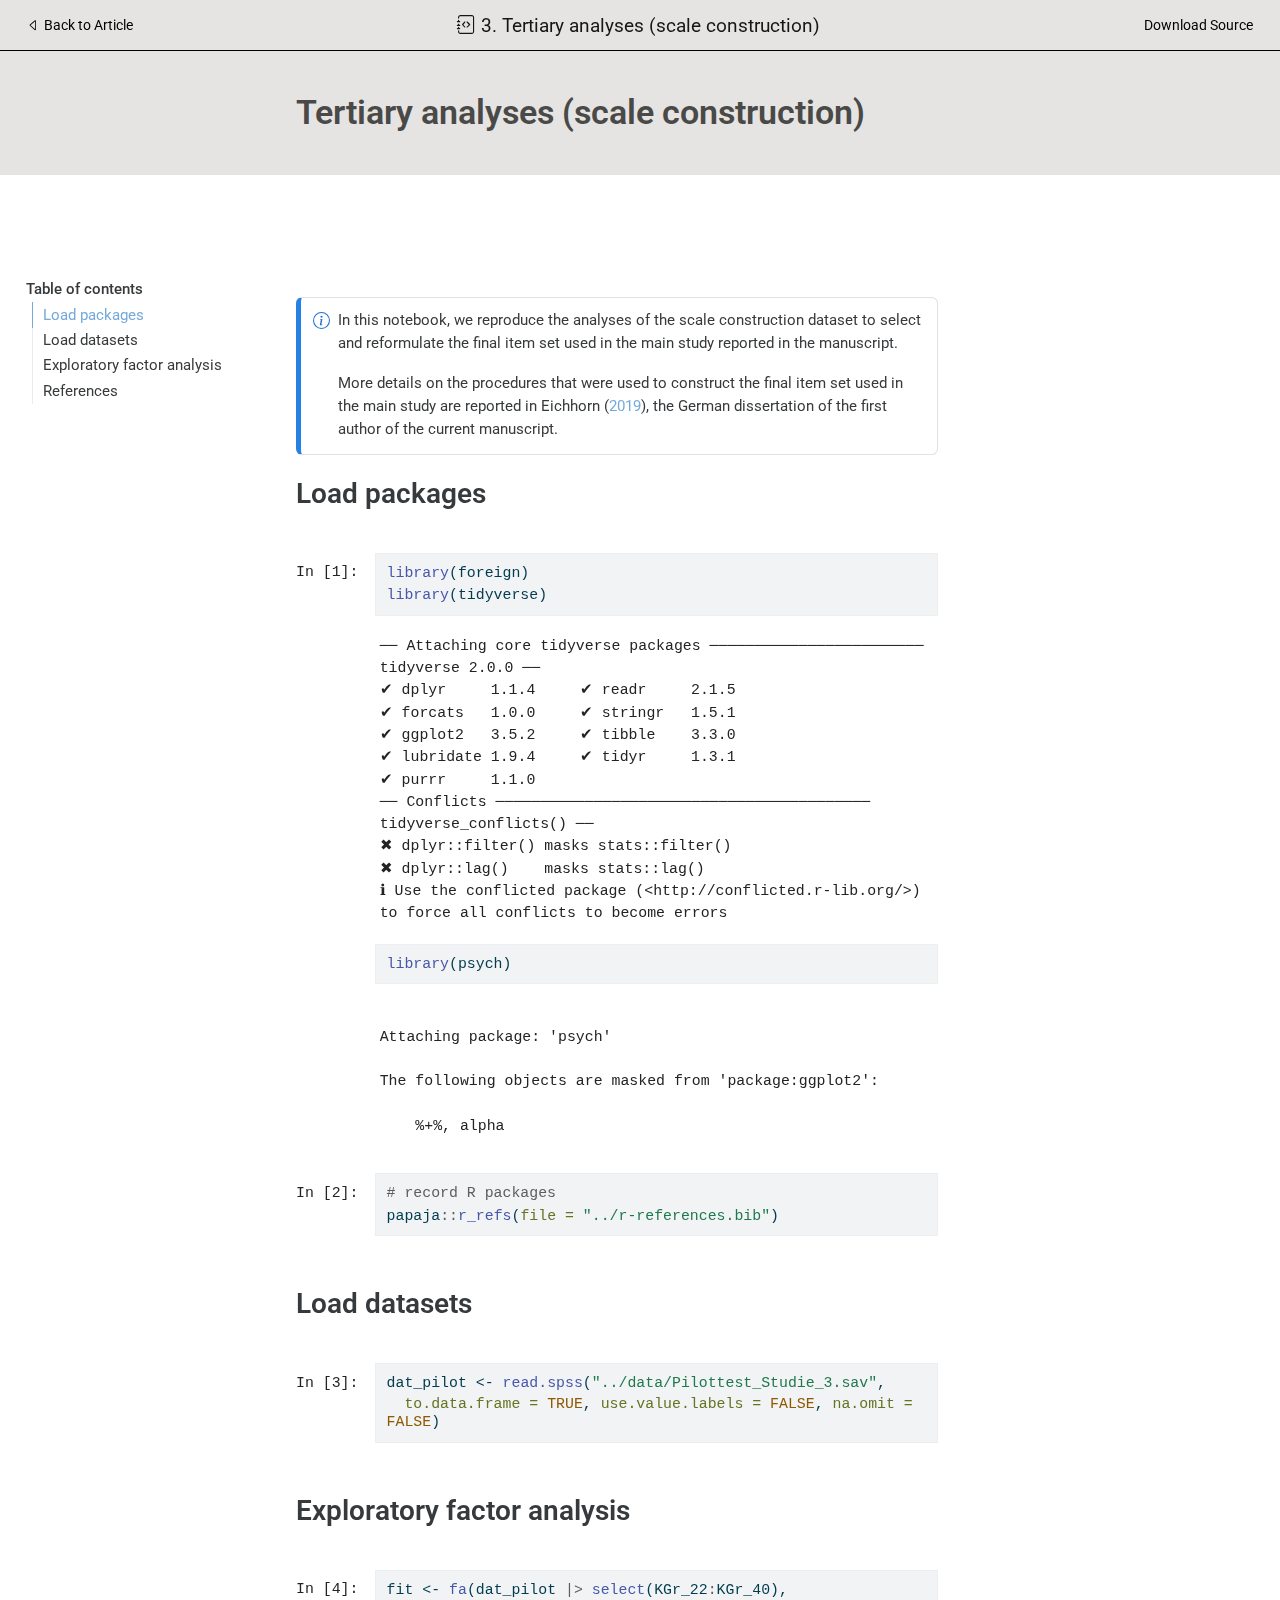
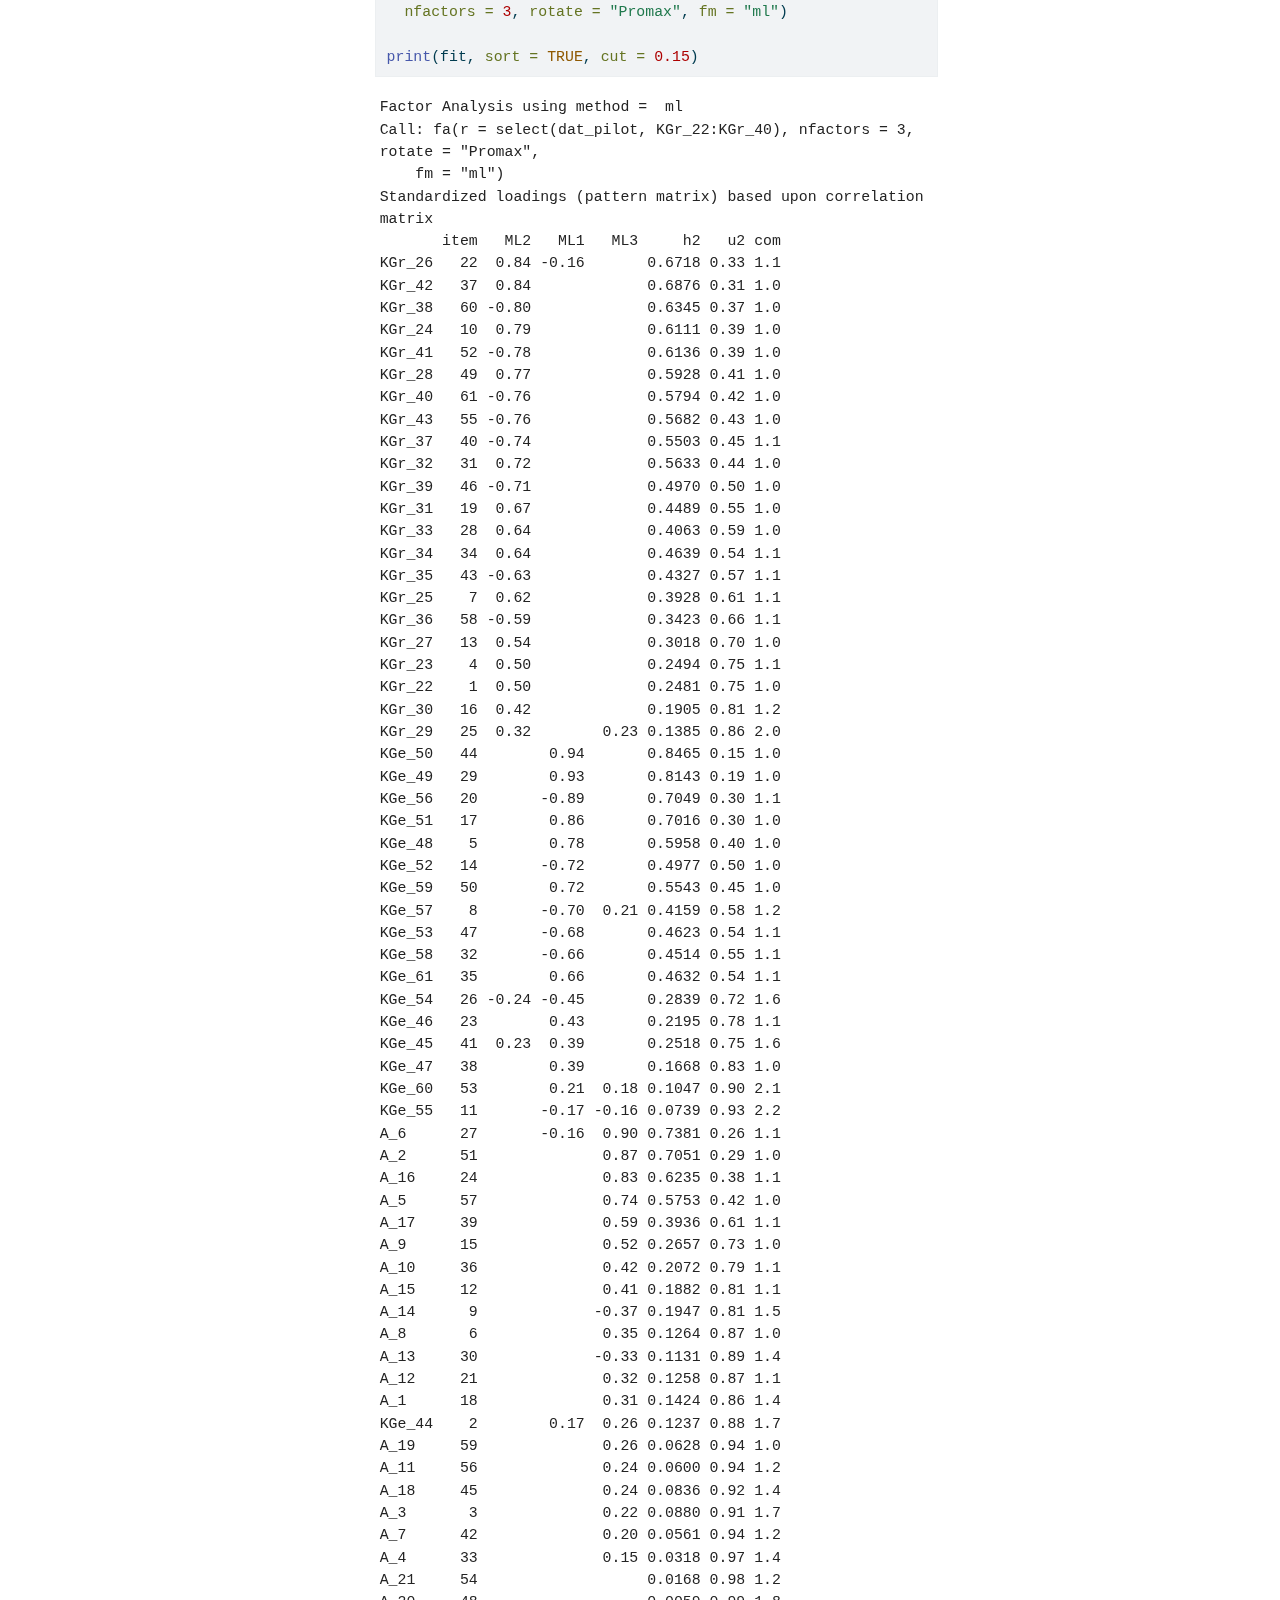
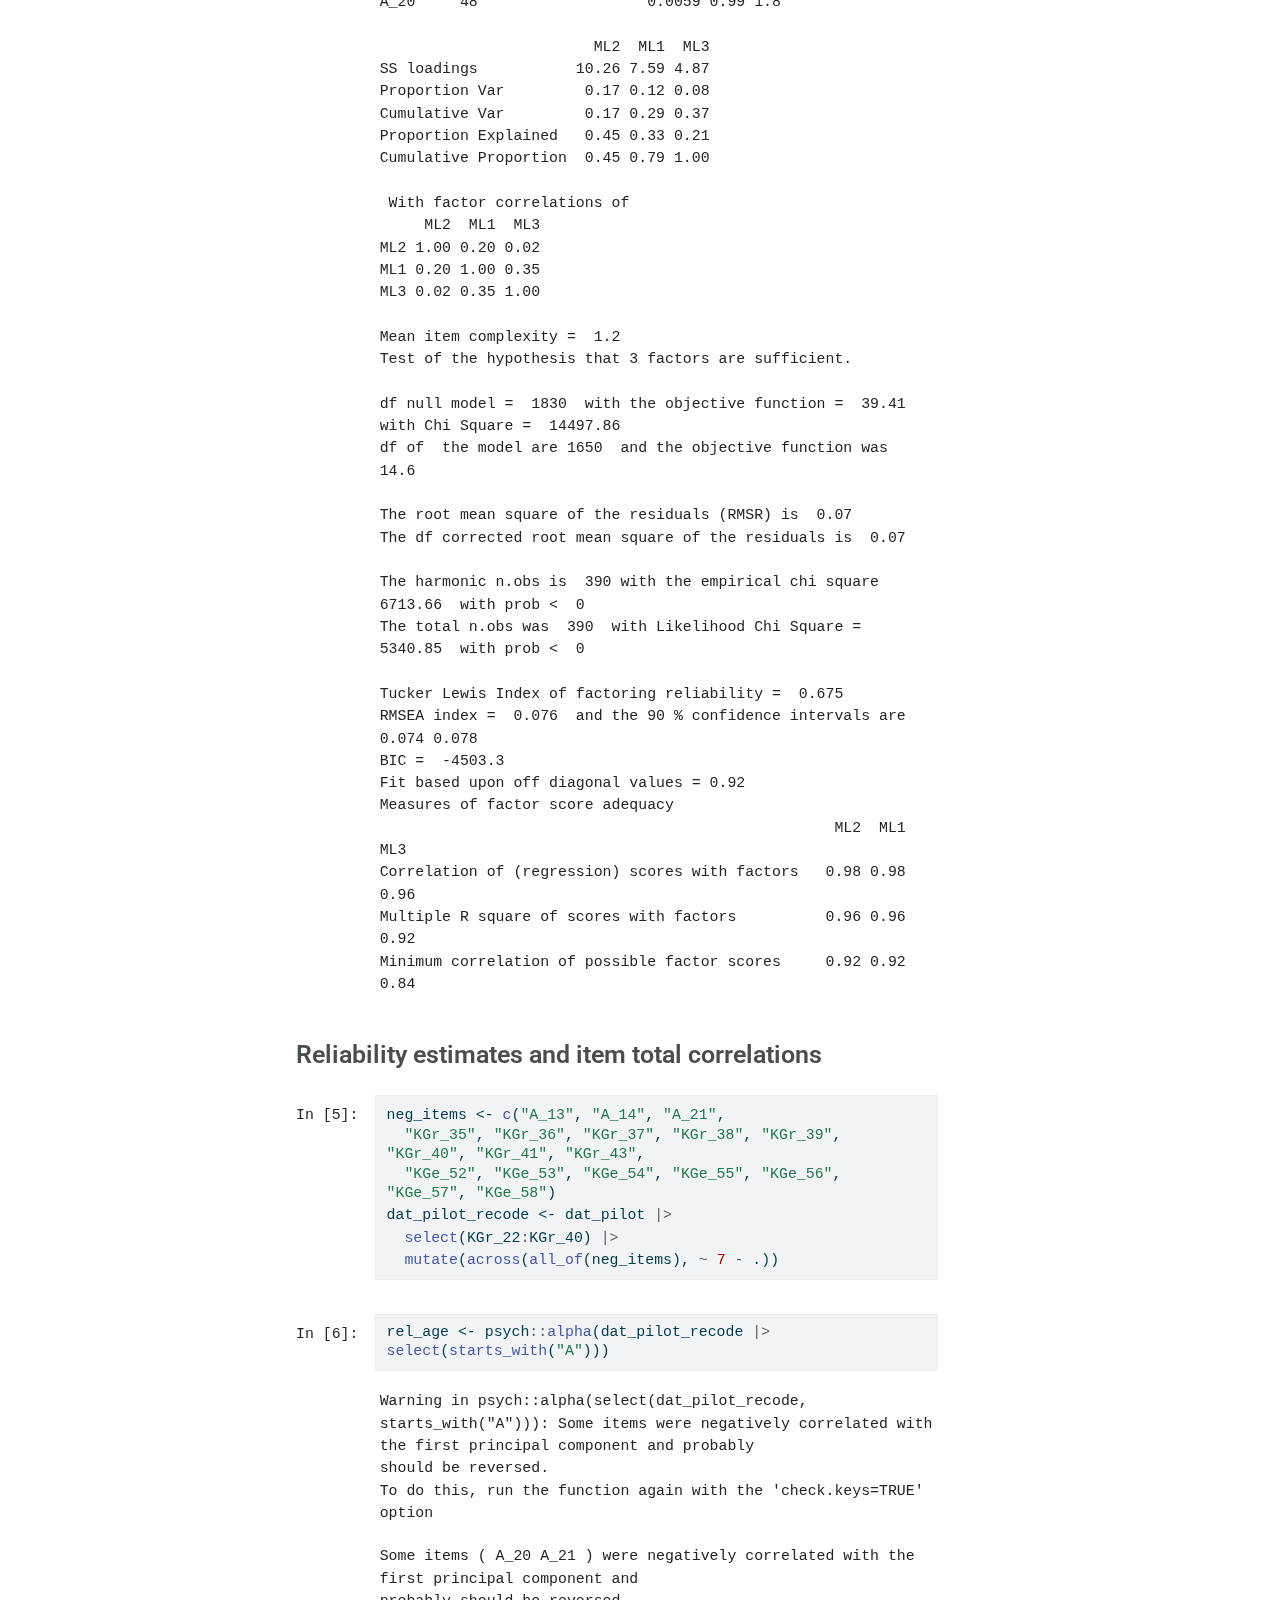
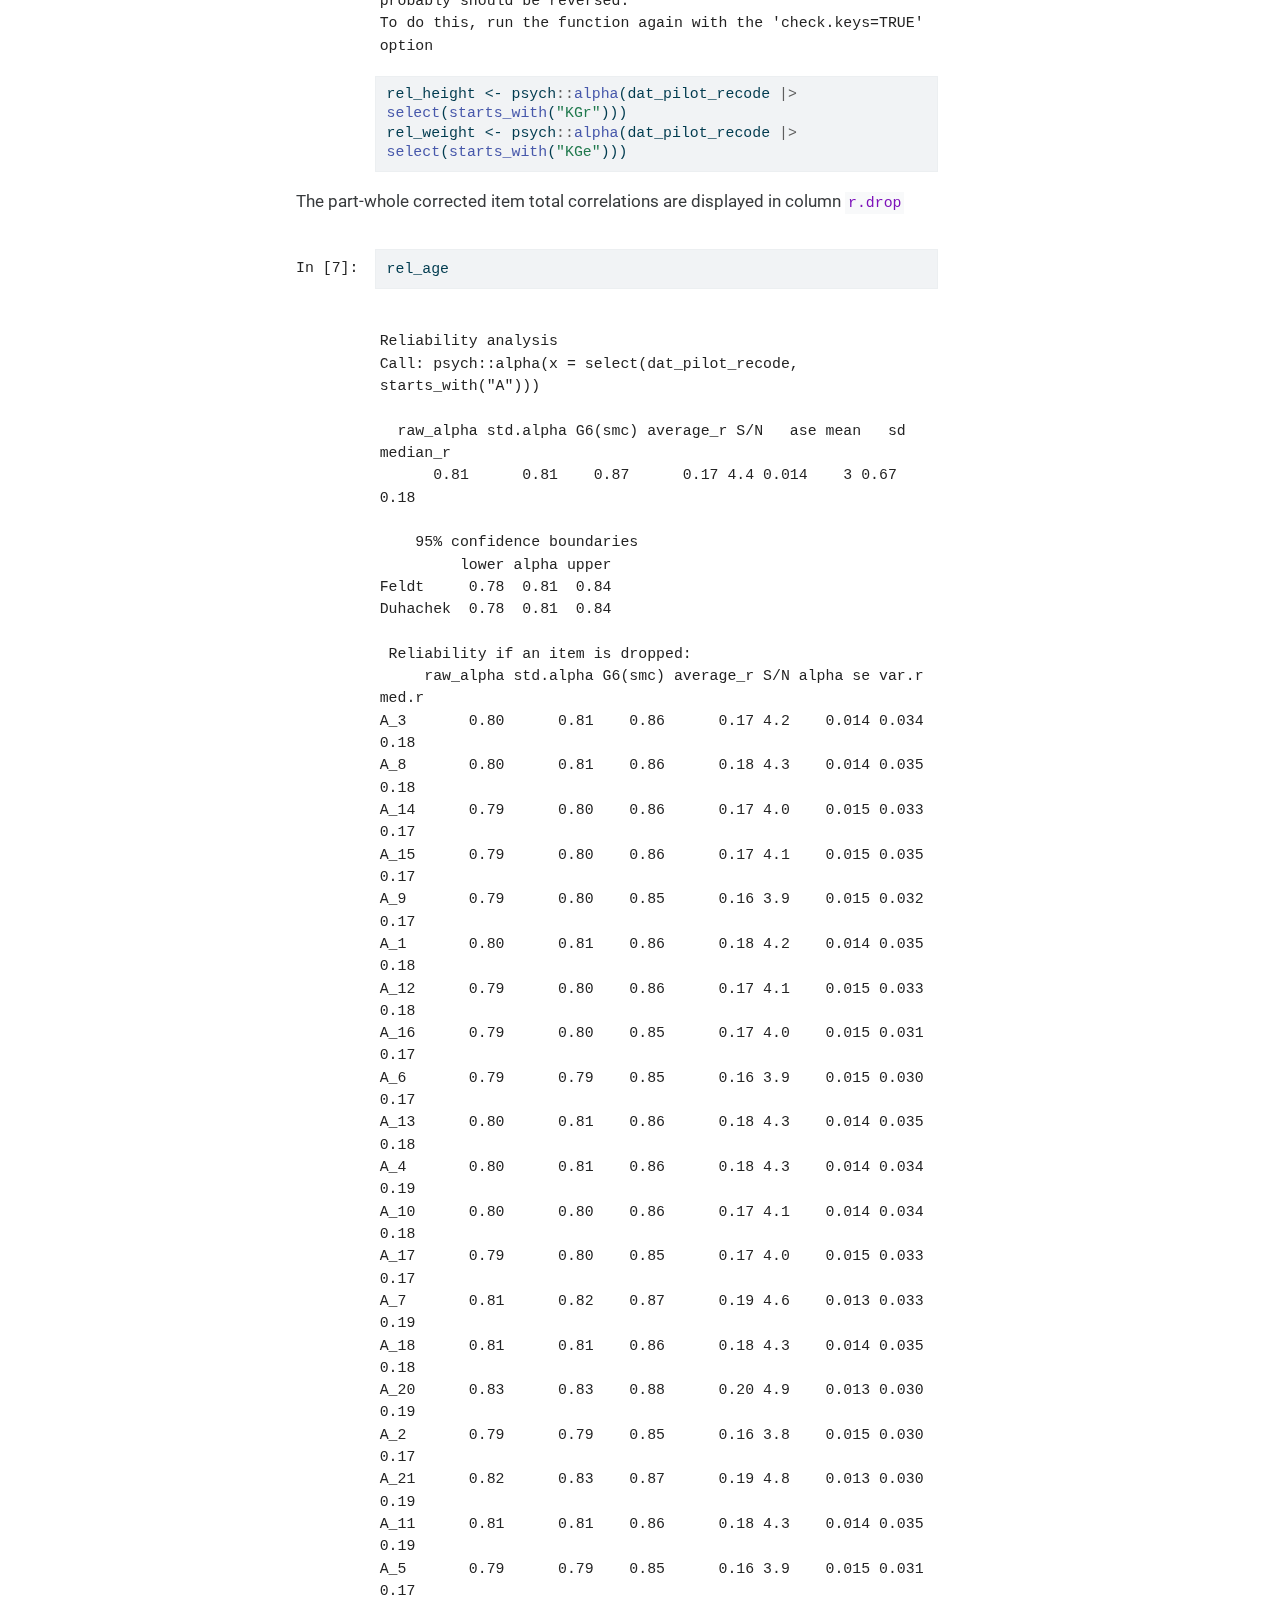
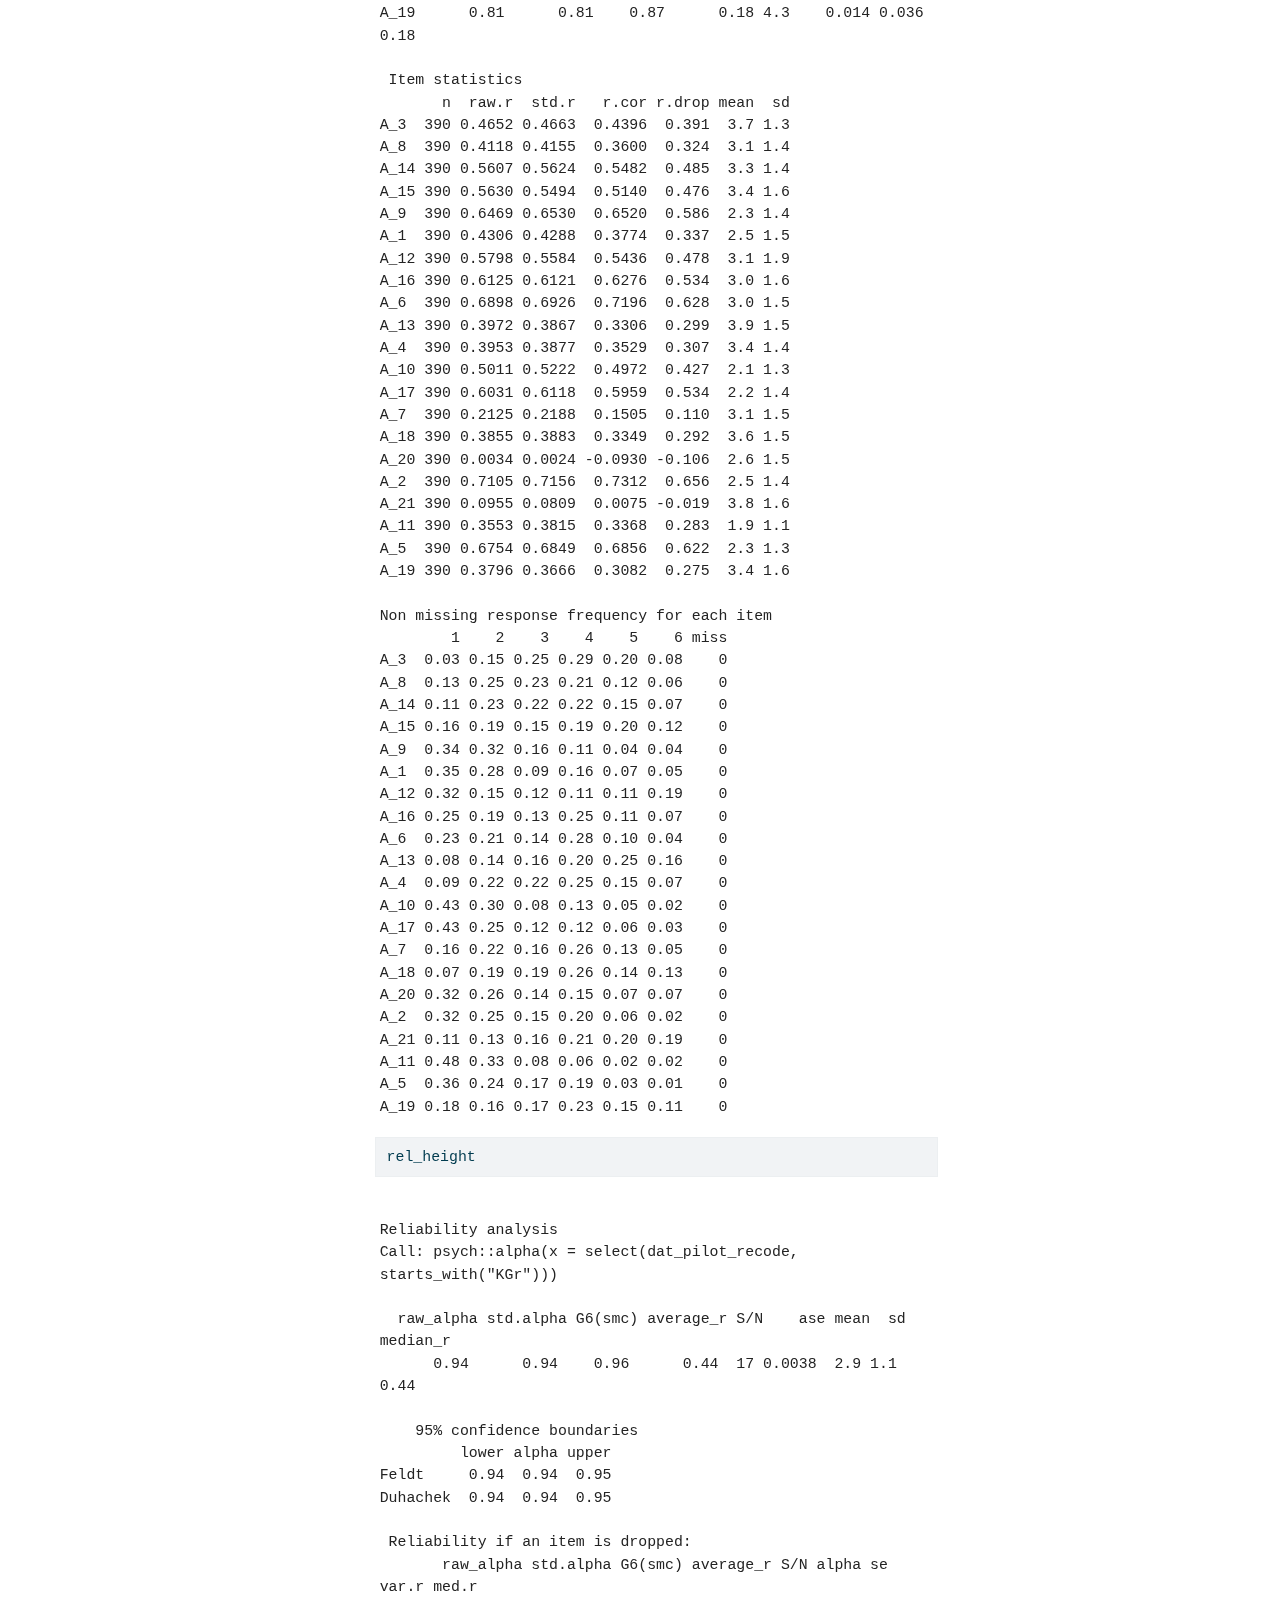
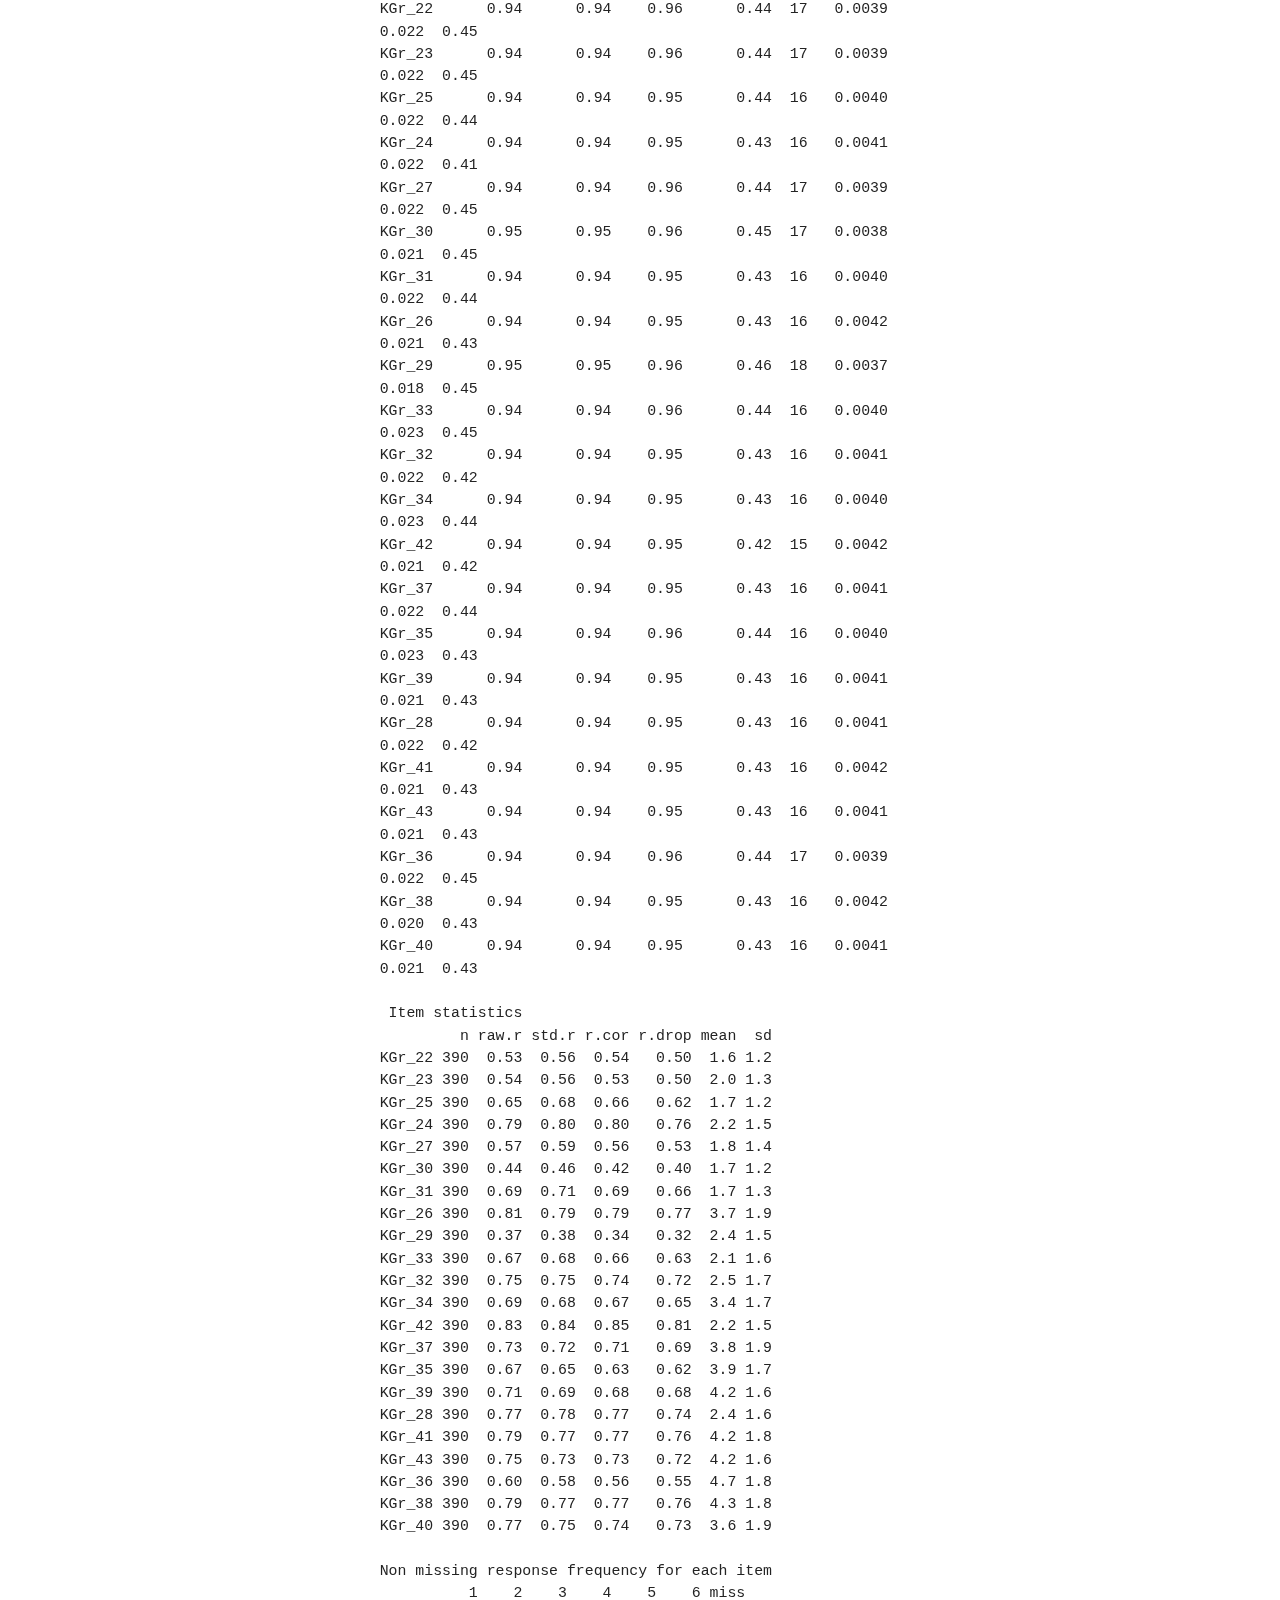
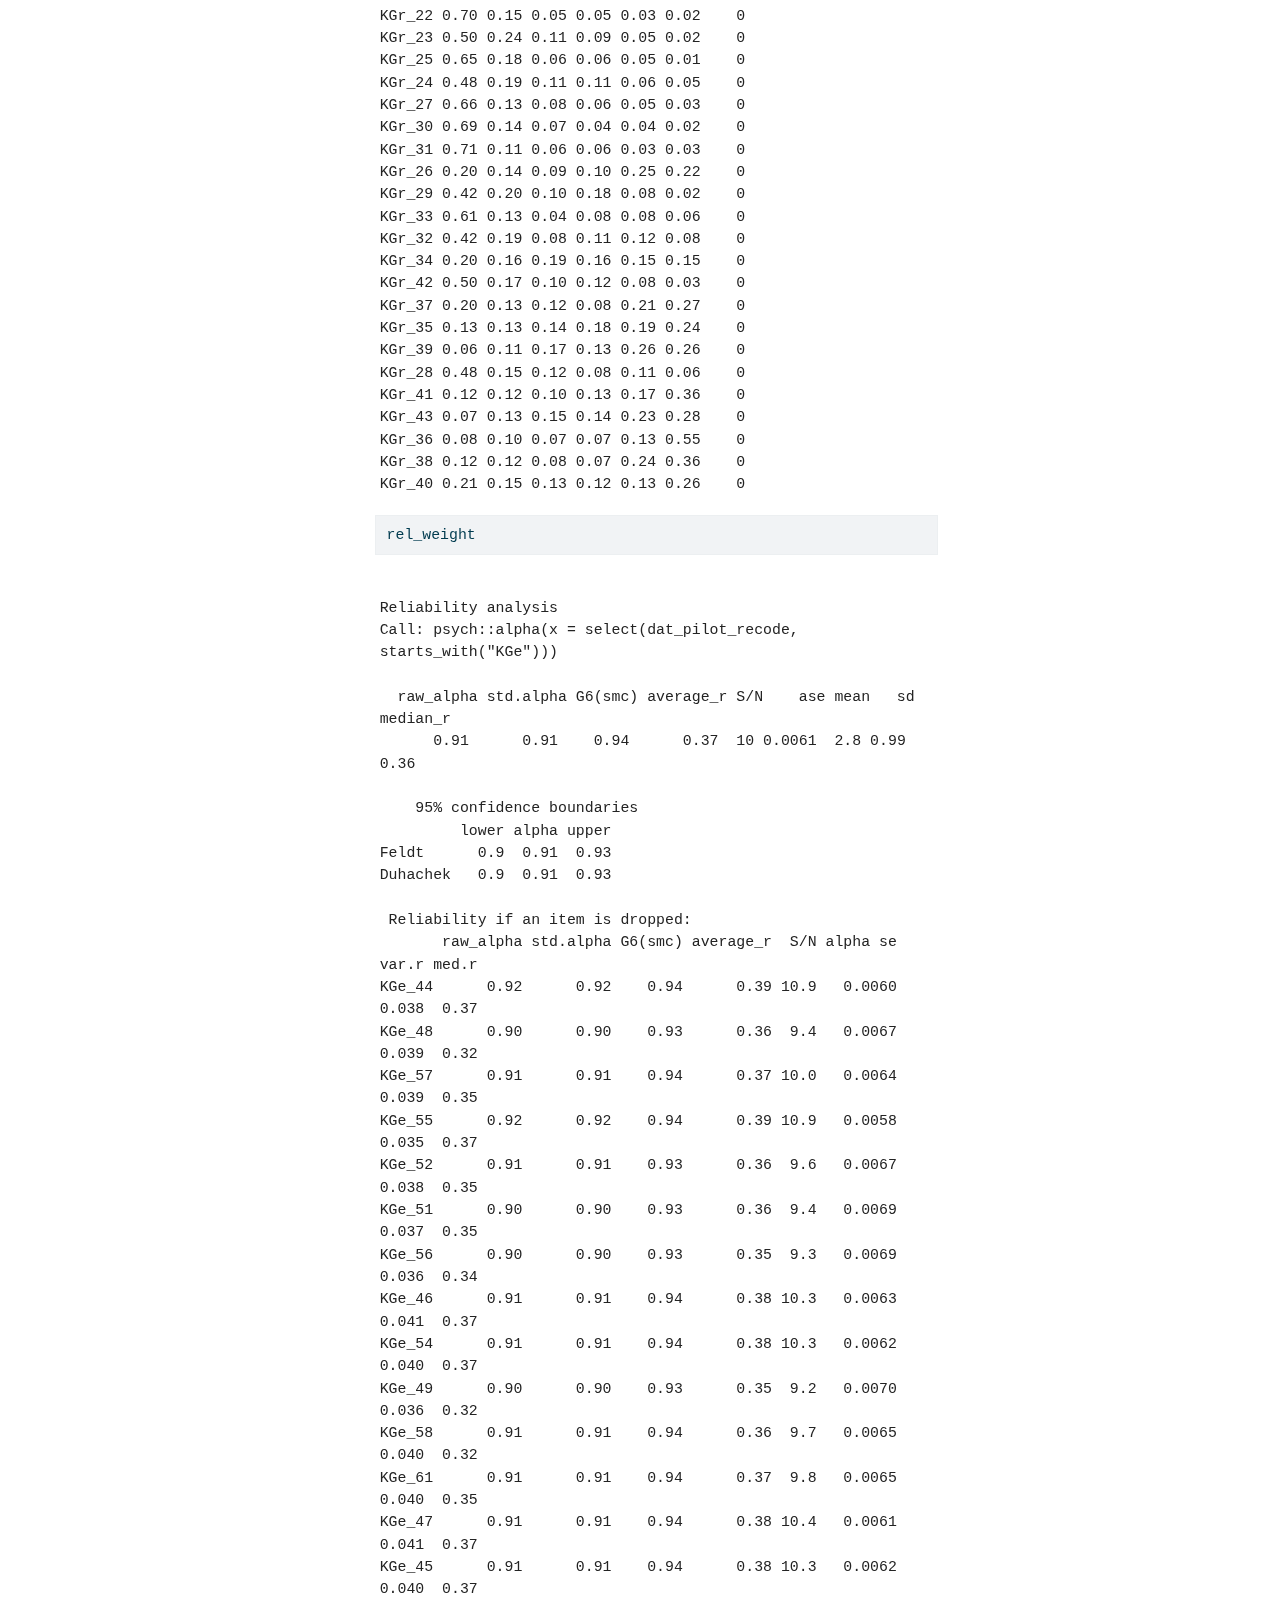
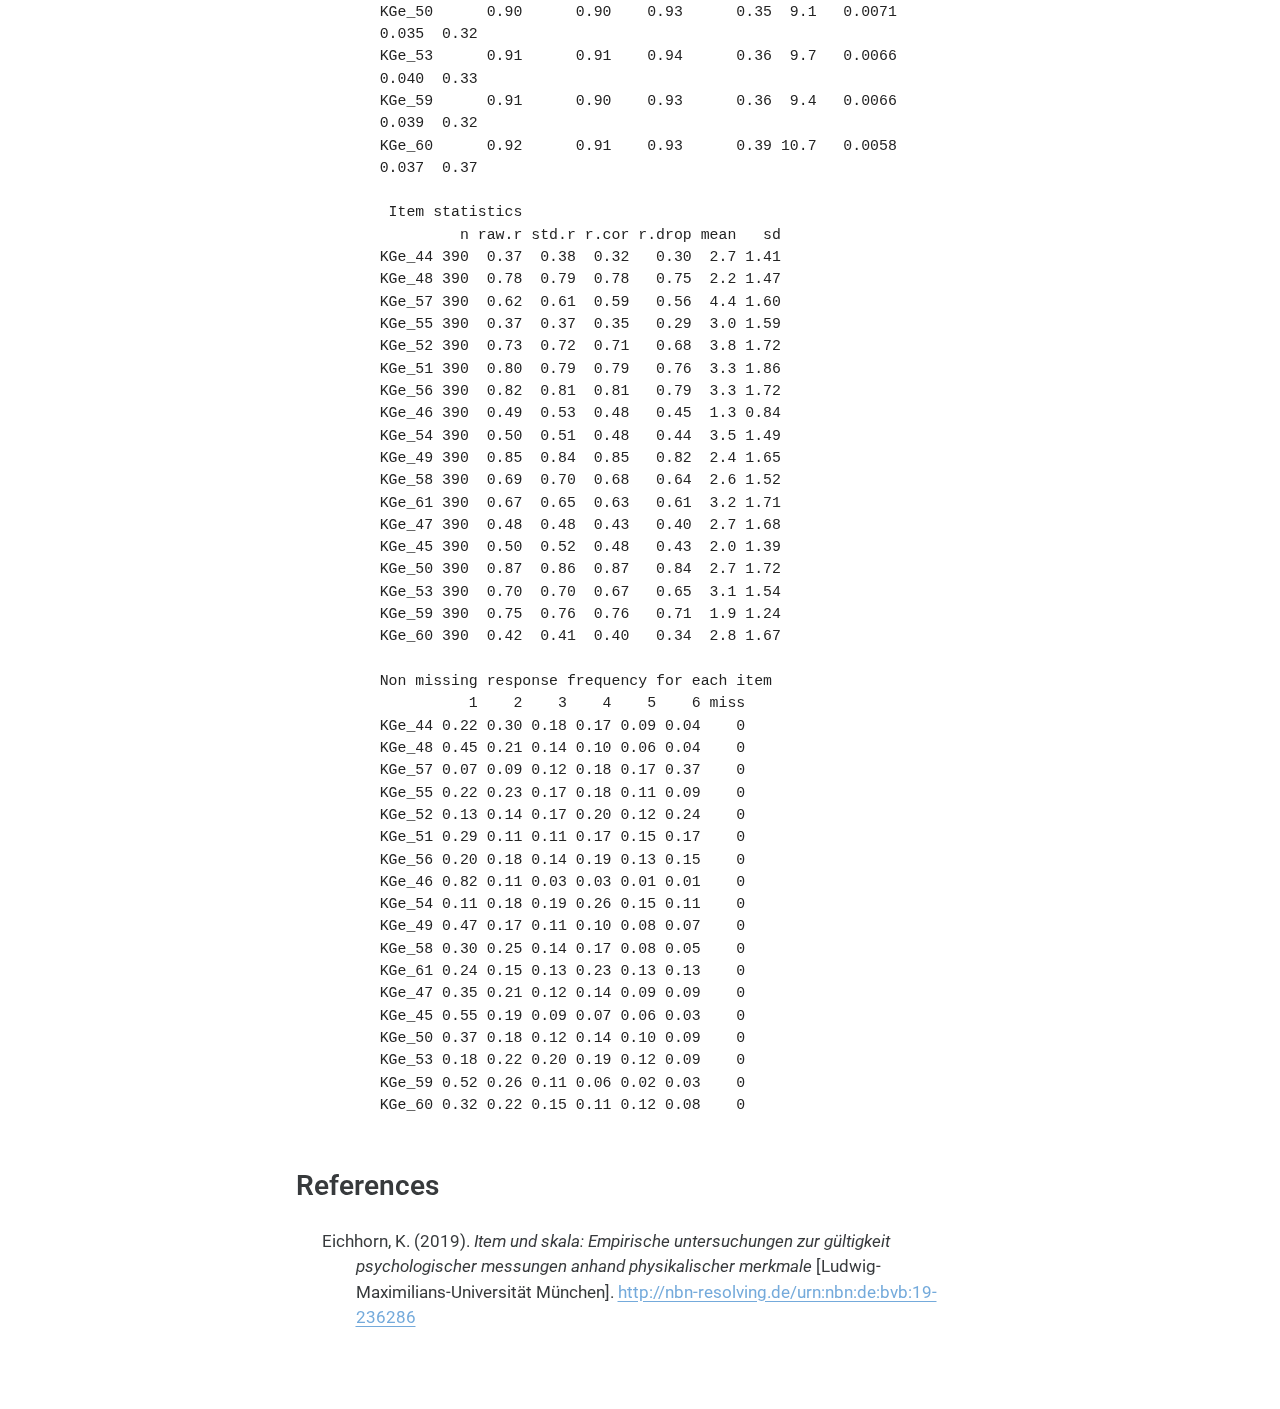
<file: analysis/tertiary_analyses-preview.html>
<!DOCTYPE html>
<html xmlns="http://www.w3.org/1999/xhtml" lang="en" xml:lang="en"><head>
    <meta charset="utf-8">
    <meta name="generator" content="quarto-1.7.32">

    <meta name="viewport" content="width=device-width, initial-scale=1.0, user-scalable=yes">


    <title>Tertiary analyses (scale construction)</title>
    <style>
      code{white-space: pre-wrap;}
      span.smallcaps{font-variant: small-caps;}
      div.columns{display: flex; gap: min(4vw, 1.5em);}
      div.column{flex: auto; overflow-x: auto;}
      div.hanging-indent{margin-left: 1.5em; text-indent: -1.5em;}
      ul.task-list{list-style: none;}
      ul.task-list li input[type="checkbox"] {
        width: 0.8em;
        margin: 0 0.8em 0.2em -1em; /* quarto-specific, see https://github.com/quarto-dev/quarto-cli/issues/4556 */ 
        vertical-align: middle;
      }
      /* CSS for syntax highlighting */
      html { -webkit-text-size-adjust: 100%; }
      pre > code.sourceCode { white-space: pre; position: relative; }
      pre > code.sourceCode > span { display: inline-block; line-height: 1.25; }
      pre > code.sourceCode > span:empty { height: 1.2em; }
      .sourceCode { overflow: visible; }
      code.sourceCode > span { color: inherit; text-decoration: inherit; }
      div.sourceCode { margin: 1em 0; }
      pre.sourceCode { margin: 0; }
      @media screen {
      div.sourceCode { overflow: auto; }
      }
      @media print {
      pre > code.sourceCode { white-space: pre-wrap; }
      pre > code.sourceCode > span { text-indent: -5em; padding-left: 5em; }
      }
      pre.numberSource code
        { counter-reset: source-line 0; }
      pre.numberSource code > span
        { position: relative; left: -4em; counter-increment: source-line; }
      pre.numberSource code > span > a:first-child::before
        { content: counter(source-line);
          position: relative; left: -1em; text-align: right; vertical-align: baseline;
          border: none; display: inline-block;
          -webkit-touch-callout: none; -webkit-user-select: none;
          -khtml-user-select: none; -moz-user-select: none;
          -ms-user-select: none; user-select: none;
          padding: 0 4px; width: 4em;
        }
      pre.numberSource { margin-left: 3em;  padding-left: 4px; }
      div.sourceCode
        {   }
      @media screen {
      pre > code.sourceCode > span > a:first-child::before { text-decoration: underline; }
      }
      /* CSS for citations */
      div.csl-bib-body { }
      div.csl-entry {
        clear: both;
        margin-bottom: 0em;
      }
      .hanging-indent div.csl-entry {
        margin-left:2em;
        text-indent:-2em;
      }
      div.csl-left-margin {
        min-width:2em;
        float:left;
      }
      div.csl-right-inline {
        margin-left:2em;
        padding-left:1em;
      }
      div.csl-indent {
        margin-left: 2em;
      }    </style>

    <style>
      body.hypothesis-enabled #quarto-embed-header {
        padding-right: 36px;
      }

      #quarto-embed-header {
        height: 3em;
        width: 100%;
        display: flex;
        justify-content: space-between;
        align-items: center;
        border-bottom: solid 1px;
      }

      #quarto-embed-header h6 {
        font-size: 1.1em;
        padding-top: 0.6em;
        margin-left: 1em;
        margin-right: 1em;
        font-weight: 400;
      }

      #quarto-embed-header a.quarto-back-link,
      #quarto-embed-header a.quarto-download-embed {
        font-size: 0.8em;
        margin-top: 1em;
        margin-bottom: 1em;
        margin-left: 1em;
        margin-right: 1em;
      }

      .quarto-back-container {
        padding-left: 0.5em;
        display: flex;
      }

      .headroom {
          will-change: transform;
          transition: transform 200ms linear;
      }

      .headroom--pinned {
          transform: translateY(0%);
      }

      .headroom--unpinned {
          transform: translateY(-100%);
      }      
    </style>

    <script>
    window.document.addEventListener("DOMContentLoaded", function () {

      var header = window.document.querySelector("#quarto-embed-header");
      const titleBannerEl = window.document.querySelector("body > #title-block-header");
      if (titleBannerEl) {
        titleBannerEl.style.paddingTop = header.clientHeight + "px";
      }
      const contentEl = window.document.getElementById('quarto-content');
      for (const child of contentEl.children) {
        child.style.paddingTop = header.clientHeight + "px";
        child.style.marginTop = "1em";
      }

      // Use the article root if the `back` call doesn't work. This isn't perfect
      // but should typically work
      window.quartoBackToArticle = () => {
        var currentUrl = window.location.href;
        window.history.back();
        setTimeout(() => {
            // if location was not changed in 100 ms, then there is no history back
            if(currentUrl === window.location.href){              
                // redirect to site root
                window.location.href = "../index.html";
            }
        }, 100);
      }

      const headroom = new window.Headroom(header, {
        tolerance: 5,
        onPin: function () {
        },
        onUnpin: function () {
        },
      });
      headroom.init();
    });
    </script>

    
<script src="../site_libs/manuscript-notebook/headroom.min.js"></script>
<script src="../site_libs/clipboard/clipboard.min.js"></script>
<script src="../site_libs/quarto-html/quarto.js" type="module"></script>
<script src="../site_libs/quarto-html/tabsets/tabsets.js" type="module"></script>
<script src="../site_libs/quarto-html/popper.min.js"></script>
<script src="../site_libs/quarto-html/tippy.umd.min.js"></script>
<script src="../site_libs/quarto-html/anchor.min.js"></script>
<link href="../site_libs/quarto-html/tippy.css" rel="stylesheet">
<link href="../site_libs/quarto-html/quarto-syntax-highlighting-37eea08aefeeee20ff55810ff984fec1.css" rel="stylesheet" id="quarto-text-highlighting-styles">
<script src="../site_libs/bootstrap/bootstrap.min.js"></script>
<link href="../site_libs/bootstrap/bootstrap-icons.css" rel="stylesheet">
<link href="../site_libs/bootstrap/bootstrap-cb14dbda5391634e2881ab467e788e7e.min.css" rel="stylesheet" append-hash="true" id="quarto-bootstrap" data-mode="light">
     
      </head>

  <body class="quarto-notebook quarto-light">
    <div id="quarto-embed-header" class="headroom fixed-top bg-primary">
      
      <a onclick="window.quartoBackToArticle(); return false;" class="btn btn-primary quarto-back-link" href=""><i class="bi bi-caret-left"></i> Back to Article</a>
      <h6><i class="bi bi-journal-code"></i> 3. Tertiary analyses (scale construction)</h6>

            <a href="../analysis/tertiary_analyses.qmd" class="btn btn-primary quarto-download-embed" download="tertiary_analyses.qmd">Download Source</a>
          </div>

     <header id="title-block-header" class="quarto-title-block default toc-left page-columns page-full">
  <div class="quarto-title-banner page-columns page-full">
    <div class="quarto-title column-body">
      <h1 class="title">Tertiary analyses (scale construction)</h1>
          </div>

    
    <div class="quarto-title-meta-container">
      <div class="quarto-title-meta-column-start">
        
        <div class="quarto-title-meta">

                
          
                
              </div>
      </div>
      <div class="quarto-title-meta-column-end quarto-other-formats-target">
      </div>
    </div>



    <div class="quarto-other-links-text-target">
    </div>  </div>
</header><div id="quarto-content" class="page-columns page-rows-contents page-layout-article toc-left">
<div id="quarto-sidebar-toc-left" class="sidebar toc-left">
  <nav id="TOC" role="doc-toc" class="toc-active">
    <h2 id="toc-title">Table of contents</h2>
   
  <ul>
  <li><a href="#load-packages" id="toc-load-packages" class="nav-link active" data-scroll-target="#load-packages">Load packages</a></li>
  <li><a href="#load-datasets" id="toc-load-datasets" class="nav-link" data-scroll-target="#load-datasets">Load datasets</a></li>
  <li><a href="#exploratory-factor-analysis" id="toc-exploratory-factor-analysis" class="nav-link" data-scroll-target="#exploratory-factor-analysis">Exploratory factor analysis</a>
  <ul class="collapse">
  <li><a href="#reliability-estimates-and-item-total-correlations" id="toc-reliability-estimates-and-item-total-correlations" class="nav-link" data-scroll-target="#reliability-estimates-and-item-total-correlations">Reliability estimates and item total correlations</a></li>
  </ul></li>
  <li><a href="#references" id="toc-references" class="nav-link" data-scroll-target="#references">References</a></li>
  </ul>
</nav>
</div>
<div id="quarto-margin-sidebar" class="sidebar margin-sidebar zindex-bottom">
</div>
<main class="content quarto-banner-title-block" id="quarto-document-content">      

       <div class="callout callout-style-simple callout-note">
<div class="callout-body d-flex">
<div class="callout-icon-container">
<i class="callout-icon"></i>
</div>
<div class="callout-body-container">
<p>In this notebook, we reproduce the analyses of the scale construction dataset to select and reformulate the final item set used in the main study reported in the manuscript.</p>
<p>More details on the procedures that were used to construct the final item set used in the main study are reported in <span class="citation" data-cites="eichhornItem2019">Eichhorn (<a href="#ref-eichhornItem2019" role="doc-biblioref">2019</a>)</span>, the German dissertation of the first author of the current manuscript.</p>
</div>
</div>
</div>
<section id="load-packages" class="level2">
<h2 class="anchored" data-anchor-id="load-packages">Load packages</h2>
<div class="cell-container"><div class="cell-decorator"><pre>In [1]:</pre></div><div class="cell">
<div class="sourceCode cell-code" id="cb1"><pre class="sourceCode r code-with-copy"><code class="sourceCode r"><span id="cb1-1"><a href="#cb1-1" aria-hidden="true" tabindex="-1"></a><span class="fu">library</span>(foreign)</span>
<span id="cb1-2"><a href="#cb1-2" aria-hidden="true" tabindex="-1"></a><span class="fu">library</span>(tidyverse)</span></code><button title="Copy to Clipboard" class="code-copy-button"><i class="bi"></i></button></pre></div>
<div class="cell-output cell-output-stderr">
<pre><code>── Attaching core tidyverse packages ──────────────────────── tidyverse 2.0.0 ──
✔ dplyr     1.1.4     ✔ readr     2.1.5
✔ forcats   1.0.0     ✔ stringr   1.5.1
✔ ggplot2   3.5.2     ✔ tibble    3.3.0
✔ lubridate 1.9.4     ✔ tidyr     1.3.1
✔ purrr     1.1.0     
── Conflicts ────────────────────────────────────────── tidyverse_conflicts() ──
✖ dplyr::filter() masks stats::filter()
✖ dplyr::lag()    masks stats::lag()
ℹ Use the conflicted package (&lt;http://conflicted.r-lib.org/&gt;) to force all conflicts to become errors</code></pre>
</div>
<div class="sourceCode cell-code" id="cb3"><pre class="sourceCode r code-with-copy"><code class="sourceCode r"><span id="cb3-1"><a href="#cb3-1" aria-hidden="true" tabindex="-1"></a><span class="fu">library</span>(psych)</span></code><button title="Copy to Clipboard" class="code-copy-button"><i class="bi"></i></button></pre></div>
<div class="cell-output cell-output-stderr">
<pre><code>
Attaching package: 'psych'

The following objects are masked from 'package:ggplot2':

    %+%, alpha</code></pre>
</div>
</div></div>
<div class="cell-container"><div class="cell-decorator"><pre>In [2]:</pre></div><div class="cell">
<div class="sourceCode cell-code" id="cb5"><pre class="sourceCode r code-with-copy"><code class="sourceCode r"><span id="cb5-1"><a href="#cb5-1" aria-hidden="true" tabindex="-1"></a><span class="co"># record R packages</span></span>
<span id="cb5-2"><a href="#cb5-2" aria-hidden="true" tabindex="-1"></a>papaja<span class="sc">::</span><span class="fu">r_refs</span>(<span class="at">file =</span> <span class="st">"../r-references.bib"</span>)</span></code><button title="Copy to Clipboard" class="code-copy-button"><i class="bi"></i></button></pre></div>
</div></div>
</section>
<section id="load-datasets" class="level2">
<h2 class="anchored" data-anchor-id="load-datasets">Load datasets</h2>
<div class="cell-container"><div class="cell-decorator"><pre>In [3]:</pre></div><div class="cell">
<div class="sourceCode cell-code" id="cb6"><pre class="sourceCode r code-with-copy"><code class="sourceCode r"><span id="cb6-1"><a href="#cb6-1" aria-hidden="true" tabindex="-1"></a>dat_pilot <span class="ot">&lt;-</span> <span class="fu">read.spss</span>(<span class="st">"../data/Pilottest_Studie_3.sav"</span>, </span>
<span id="cb6-2"><a href="#cb6-2" aria-hidden="true" tabindex="-1"></a>  <span class="at">to.data.frame =</span> <span class="cn">TRUE</span>, <span class="at">use.value.labels =</span> <span class="cn">FALSE</span>, <span class="at">na.omit =</span> <span class="cn">FALSE</span>)</span></code><button title="Copy to Clipboard" class="code-copy-button"><i class="bi"></i></button></pre></div>
</div></div>
</section>
<section id="exploratory-factor-analysis" class="level2">
<h2 class="anchored" data-anchor-id="exploratory-factor-analysis">Exploratory factor analysis</h2>
<div class="cell-container"><div class="cell-decorator"><pre>In [4]:</pre></div><div class="cell">
<div class="sourceCode cell-code" id="cb7"><pre class="sourceCode r code-with-copy"><code class="sourceCode r"><span id="cb7-1"><a href="#cb7-1" aria-hidden="true" tabindex="-1"></a>fit <span class="ot">&lt;-</span> <span class="fu">fa</span>(dat_pilot <span class="sc">|&gt;</span> <span class="fu">select</span>(KGr_22<span class="sc">:</span>KGr_40), </span>
<span id="cb7-2"><a href="#cb7-2" aria-hidden="true" tabindex="-1"></a>  <span class="at">nfactors =</span> <span class="dv">3</span>, <span class="at">rotate =</span> <span class="st">"Promax"</span>, <span class="at">fm =</span> <span class="st">"ml"</span>)</span>
<span id="cb7-3"><a href="#cb7-3" aria-hidden="true" tabindex="-1"></a></span>
<span id="cb7-4"><a href="#cb7-4" aria-hidden="true" tabindex="-1"></a><span class="fu">print</span>(fit, <span class="at">sort =</span> <span class="cn">TRUE</span>, <span class="at">cut =</span> <span class="fl">0.15</span>)</span></code><button title="Copy to Clipboard" class="code-copy-button"><i class="bi"></i></button></pre></div>
<div class="cell-output cell-output-stdout">
<pre><code>Factor Analysis using method =  ml
Call: fa(r = select(dat_pilot, KGr_22:KGr_40), nfactors = 3, rotate = "Promax", 
    fm = "ml")
Standardized loadings (pattern matrix) based upon correlation matrix
       item   ML2   ML1   ML3     h2   u2 com
KGr_26   22  0.84 -0.16       0.6718 0.33 1.1
KGr_42   37  0.84             0.6876 0.31 1.0
KGr_38   60 -0.80             0.6345 0.37 1.0
KGr_24   10  0.79             0.6111 0.39 1.0
KGr_41   52 -0.78             0.6136 0.39 1.0
KGr_28   49  0.77             0.5928 0.41 1.0
KGr_40   61 -0.76             0.5794 0.42 1.0
KGr_43   55 -0.76             0.5682 0.43 1.0
KGr_37   40 -0.74             0.5503 0.45 1.1
KGr_32   31  0.72             0.5633 0.44 1.0
KGr_39   46 -0.71             0.4970 0.50 1.0
KGr_31   19  0.67             0.4489 0.55 1.0
KGr_33   28  0.64             0.4063 0.59 1.0
KGr_34   34  0.64             0.4639 0.54 1.1
KGr_35   43 -0.63             0.4327 0.57 1.1
KGr_25    7  0.62             0.3928 0.61 1.1
KGr_36   58 -0.59             0.3423 0.66 1.1
KGr_27   13  0.54             0.3018 0.70 1.0
KGr_23    4  0.50             0.2494 0.75 1.1
KGr_22    1  0.50             0.2481 0.75 1.0
KGr_30   16  0.42             0.1905 0.81 1.2
KGr_29   25  0.32        0.23 0.1385 0.86 2.0
KGe_50   44        0.94       0.8465 0.15 1.0
KGe_49   29        0.93       0.8143 0.19 1.0
KGe_56   20       -0.89       0.7049 0.30 1.1
KGe_51   17        0.86       0.7016 0.30 1.0
KGe_48    5        0.78       0.5958 0.40 1.0
KGe_52   14       -0.72       0.4977 0.50 1.0
KGe_59   50        0.72       0.5543 0.45 1.0
KGe_57    8       -0.70  0.21 0.4159 0.58 1.2
KGe_53   47       -0.68       0.4623 0.54 1.1
KGe_58   32       -0.66       0.4514 0.55 1.1
KGe_61   35        0.66       0.4632 0.54 1.1
KGe_54   26 -0.24 -0.45       0.2839 0.72 1.6
KGe_46   23        0.43       0.2195 0.78 1.1
KGe_45   41  0.23  0.39       0.2518 0.75 1.6
KGe_47   38        0.39       0.1668 0.83 1.0
KGe_60   53        0.21  0.18 0.1047 0.90 2.1
KGe_55   11       -0.17 -0.16 0.0739 0.93 2.2
A_6      27       -0.16  0.90 0.7381 0.26 1.1
A_2      51              0.87 0.7051 0.29 1.0
A_16     24              0.83 0.6235 0.38 1.1
A_5      57              0.74 0.5753 0.42 1.0
A_17     39              0.59 0.3936 0.61 1.1
A_9      15              0.52 0.2657 0.73 1.0
A_10     36              0.42 0.2072 0.79 1.1
A_15     12              0.41 0.1882 0.81 1.1
A_14      9             -0.37 0.1947 0.81 1.5
A_8       6              0.35 0.1264 0.87 1.0
A_13     30             -0.33 0.1131 0.89 1.4
A_12     21              0.32 0.1258 0.87 1.1
A_1      18              0.31 0.1424 0.86 1.4
KGe_44    2        0.17  0.26 0.1237 0.88 1.7
A_19     59              0.26 0.0628 0.94 1.0
A_11     56              0.24 0.0600 0.94 1.2
A_18     45              0.24 0.0836 0.92 1.4
A_3       3              0.22 0.0880 0.91 1.7
A_7      42              0.20 0.0561 0.94 1.2
A_4      33              0.15 0.0318 0.97 1.4
A_21     54                   0.0168 0.98 1.2
A_20     48                   0.0059 0.99 1.8

                        ML2  ML1  ML3
SS loadings           10.26 7.59 4.87
Proportion Var         0.17 0.12 0.08
Cumulative Var         0.17 0.29 0.37
Proportion Explained   0.45 0.33 0.21
Cumulative Proportion  0.45 0.79 1.00

 With factor correlations of 
     ML2  ML1  ML3
ML2 1.00 0.20 0.02
ML1 0.20 1.00 0.35
ML3 0.02 0.35 1.00

Mean item complexity =  1.2
Test of the hypothesis that 3 factors are sufficient.

df null model =  1830  with the objective function =  39.41 with Chi Square =  14497.86
df of  the model are 1650  and the objective function was  14.6 

The root mean square of the residuals (RMSR) is  0.07 
The df corrected root mean square of the residuals is  0.07 

The harmonic n.obs is  390 with the empirical chi square  6713.66  with prob &lt;  0 
The total n.obs was  390  with Likelihood Chi Square =  5340.85  with prob &lt;  0 

Tucker Lewis Index of factoring reliability =  0.675
RMSEA index =  0.076  and the 90 % confidence intervals are  0.074 0.078
BIC =  -4503.3
Fit based upon off diagonal values = 0.92
Measures of factor score adequacy             
                                                   ML2  ML1  ML3
Correlation of (regression) scores with factors   0.98 0.98 0.96
Multiple R square of scores with factors          0.96 0.96 0.92
Minimum correlation of possible factor scores     0.92 0.92 0.84</code></pre>
</div>
</div></div>
<section id="reliability-estimates-and-item-total-correlations" class="level3">
<h3 class="anchored" data-anchor-id="reliability-estimates-and-item-total-correlations">Reliability estimates and item total correlations</h3>
<div class="cell-container"><div class="cell-decorator"><pre>In [5]:</pre></div><div class="cell">
<div class="sourceCode cell-code" id="cb9"><pre class="sourceCode r code-with-copy"><code class="sourceCode r"><span id="cb9-1"><a href="#cb9-1" aria-hidden="true" tabindex="-1"></a>neg_items <span class="ot">&lt;-</span> <span class="fu">c</span>(<span class="st">"A_13"</span>, <span class="st">"A_14"</span>, <span class="st">"A_21"</span>,</span>
<span id="cb9-2"><a href="#cb9-2" aria-hidden="true" tabindex="-1"></a>  <span class="st">"KGr_35"</span>, <span class="st">"KGr_36"</span>, <span class="st">"KGr_37"</span>, <span class="st">"KGr_38"</span>, <span class="st">"KGr_39"</span>, <span class="st">"KGr_40"</span>, <span class="st">"KGr_41"</span>, <span class="st">"KGr_43"</span>,</span>
<span id="cb9-3"><a href="#cb9-3" aria-hidden="true" tabindex="-1"></a>  <span class="st">"KGe_52"</span>, <span class="st">"KGe_53"</span>, <span class="st">"KGe_54"</span>, <span class="st">"KGe_55"</span>, <span class="st">"KGe_56"</span>, <span class="st">"KGe_57"</span>, <span class="st">"KGe_58"</span>)</span>
<span id="cb9-4"><a href="#cb9-4" aria-hidden="true" tabindex="-1"></a>dat_pilot_recode <span class="ot">&lt;-</span> dat_pilot <span class="sc">|&gt;</span> </span>
<span id="cb9-5"><a href="#cb9-5" aria-hidden="true" tabindex="-1"></a>  <span class="fu">select</span>(KGr_22<span class="sc">:</span>KGr_40) <span class="sc">|&gt;</span></span>
<span id="cb9-6"><a href="#cb9-6" aria-hidden="true" tabindex="-1"></a>  <span class="fu">mutate</span>(<span class="fu">across</span>(<span class="fu">all_of</span>(neg_items), <span class="sc">~</span> <span class="dv">7</span> <span class="sc">-</span> .))</span></code><button title="Copy to Clipboard" class="code-copy-button"><i class="bi"></i></button></pre></div>
</div></div>
<div class="cell-container"><div class="cell-decorator"><pre>In [6]:</pre></div><div class="cell">
<div class="sourceCode cell-code" id="cb10"><pre class="sourceCode r code-with-copy"><code class="sourceCode r"><span id="cb10-1"><a href="#cb10-1" aria-hidden="true" tabindex="-1"></a>rel_age <span class="ot">&lt;-</span> psych<span class="sc">::</span><span class="fu">alpha</span>(dat_pilot_recode <span class="sc">|&gt;</span> <span class="fu">select</span>(<span class="fu">starts_with</span>(<span class="st">"A"</span>)))</span></code><button title="Copy to Clipboard" class="code-copy-button"><i class="bi"></i></button></pre></div>
<div class="cell-output cell-output-stderr">
<pre><code>Warning in psych::alpha(select(dat_pilot_recode, starts_with("A"))): Some items were negatively correlated with the first principal component and probably 
should be reversed.  
To do this, run the function again with the 'check.keys=TRUE' option</code></pre>
</div>
<div class="cell-output cell-output-stdout">
<pre><code>Some items ( A_20 A_21 ) were negatively correlated with the first principal component and 
probably should be reversed.  
To do this, run the function again with the 'check.keys=TRUE' option</code></pre>
</div>
<div class="sourceCode cell-code" id="cb13"><pre class="sourceCode r code-with-copy"><code class="sourceCode r"><span id="cb13-1"><a href="#cb13-1" aria-hidden="true" tabindex="-1"></a>rel_height <span class="ot">&lt;-</span> psych<span class="sc">::</span><span class="fu">alpha</span>(dat_pilot_recode <span class="sc">|&gt;</span> <span class="fu">select</span>(<span class="fu">starts_with</span>(<span class="st">"KGr"</span>)))</span>
<span id="cb13-2"><a href="#cb13-2" aria-hidden="true" tabindex="-1"></a>rel_weight <span class="ot">&lt;-</span> psych<span class="sc">::</span><span class="fu">alpha</span>(dat_pilot_recode <span class="sc">|&gt;</span> <span class="fu">select</span>(<span class="fu">starts_with</span>(<span class="st">"KGe"</span>)))</span></code><button title="Copy to Clipboard" class="code-copy-button"><i class="bi"></i></button></pre></div>
</div></div>
<p>The part-whole corrected item total correlations are displayed in column <code>r.drop</code></p>
<div class="cell-container"><div class="cell-decorator"><pre>In [7]:</pre></div><div class="cell">
<div class="sourceCode cell-code" id="cb14"><pre class="sourceCode r code-with-copy"><code class="sourceCode r"><span id="cb14-1"><a href="#cb14-1" aria-hidden="true" tabindex="-1"></a>rel_age</span></code><button title="Copy to Clipboard" class="code-copy-button"><i class="bi"></i></button></pre></div>
<div class="cell-output cell-output-stdout">
<pre><code>
Reliability analysis   
Call: psych::alpha(x = select(dat_pilot_recode, starts_with("A")))

  raw_alpha std.alpha G6(smc) average_r S/N   ase mean   sd median_r
      0.81      0.81    0.87      0.17 4.4 0.014    3 0.67     0.18

    95% confidence boundaries 
         lower alpha upper
Feldt     0.78  0.81  0.84
Duhachek  0.78  0.81  0.84

 Reliability if an item is dropped:
     raw_alpha std.alpha G6(smc) average_r S/N alpha se var.r med.r
A_3       0.80      0.81    0.86      0.17 4.2    0.014 0.034  0.18
A_8       0.80      0.81    0.86      0.18 4.3    0.014 0.035  0.18
A_14      0.79      0.80    0.86      0.17 4.0    0.015 0.033  0.17
A_15      0.79      0.80    0.86      0.17 4.1    0.015 0.035  0.17
A_9       0.79      0.80    0.85      0.16 3.9    0.015 0.032  0.17
A_1       0.80      0.81    0.86      0.18 4.2    0.014 0.035  0.18
A_12      0.79      0.80    0.86      0.17 4.1    0.015 0.033  0.18
A_16      0.79      0.80    0.85      0.17 4.0    0.015 0.031  0.17
A_6       0.79      0.79    0.85      0.16 3.9    0.015 0.030  0.17
A_13      0.80      0.81    0.86      0.18 4.3    0.014 0.035  0.18
A_4       0.80      0.81    0.86      0.18 4.3    0.014 0.034  0.19
A_10      0.80      0.80    0.86      0.17 4.1    0.014 0.034  0.18
A_17      0.79      0.80    0.85      0.17 4.0    0.015 0.033  0.17
A_7       0.81      0.82    0.87      0.19 4.6    0.013 0.033  0.19
A_18      0.81      0.81    0.86      0.18 4.3    0.014 0.035  0.18
A_20      0.83      0.83    0.88      0.20 4.9    0.013 0.030  0.19
A_2       0.79      0.79    0.85      0.16 3.8    0.015 0.030  0.17
A_21      0.82      0.83    0.87      0.19 4.8    0.013 0.030  0.19
A_11      0.81      0.81    0.86      0.18 4.3    0.014 0.035  0.19
A_5       0.79      0.79    0.85      0.16 3.9    0.015 0.031  0.17
A_19      0.81      0.81    0.87      0.18 4.3    0.014 0.036  0.18

 Item statistics 
       n  raw.r  std.r   r.cor r.drop mean  sd
A_3  390 0.4652 0.4663  0.4396  0.391  3.7 1.3
A_8  390 0.4118 0.4155  0.3600  0.324  3.1 1.4
A_14 390 0.5607 0.5624  0.5482  0.485  3.3 1.4
A_15 390 0.5630 0.5494  0.5140  0.476  3.4 1.6
A_9  390 0.6469 0.6530  0.6520  0.586  2.3 1.4
A_1  390 0.4306 0.4288  0.3774  0.337  2.5 1.5
A_12 390 0.5798 0.5584  0.5436  0.478  3.1 1.9
A_16 390 0.6125 0.6121  0.6276  0.534  3.0 1.6
A_6  390 0.6898 0.6926  0.7196  0.628  3.0 1.5
A_13 390 0.3972 0.3867  0.3306  0.299  3.9 1.5
A_4  390 0.3953 0.3877  0.3529  0.307  3.4 1.4
A_10 390 0.5011 0.5222  0.4972  0.427  2.1 1.3
A_17 390 0.6031 0.6118  0.5959  0.534  2.2 1.4
A_7  390 0.2125 0.2188  0.1505  0.110  3.1 1.5
A_18 390 0.3855 0.3883  0.3349  0.292  3.6 1.5
A_20 390 0.0034 0.0024 -0.0930 -0.106  2.6 1.5
A_2  390 0.7105 0.7156  0.7312  0.656  2.5 1.4
A_21 390 0.0955 0.0809  0.0075 -0.019  3.8 1.6
A_11 390 0.3553 0.3815  0.3368  0.283  1.9 1.1
A_5  390 0.6754 0.6849  0.6856  0.622  2.3 1.3
A_19 390 0.3796 0.3666  0.3082  0.275  3.4 1.6

Non missing response frequency for each item
        1    2    3    4    5    6 miss
A_3  0.03 0.15 0.25 0.29 0.20 0.08    0
A_8  0.13 0.25 0.23 0.21 0.12 0.06    0
A_14 0.11 0.23 0.22 0.22 0.15 0.07    0
A_15 0.16 0.19 0.15 0.19 0.20 0.12    0
A_9  0.34 0.32 0.16 0.11 0.04 0.04    0
A_1  0.35 0.28 0.09 0.16 0.07 0.05    0
A_12 0.32 0.15 0.12 0.11 0.11 0.19    0
A_16 0.25 0.19 0.13 0.25 0.11 0.07    0
A_6  0.23 0.21 0.14 0.28 0.10 0.04    0
A_13 0.08 0.14 0.16 0.20 0.25 0.16    0
A_4  0.09 0.22 0.22 0.25 0.15 0.07    0
A_10 0.43 0.30 0.08 0.13 0.05 0.02    0
A_17 0.43 0.25 0.12 0.12 0.06 0.03    0
A_7  0.16 0.22 0.16 0.26 0.13 0.05    0
A_18 0.07 0.19 0.19 0.26 0.14 0.13    0
A_20 0.32 0.26 0.14 0.15 0.07 0.07    0
A_2  0.32 0.25 0.15 0.20 0.06 0.02    0
A_21 0.11 0.13 0.16 0.21 0.20 0.19    0
A_11 0.48 0.33 0.08 0.06 0.02 0.02    0
A_5  0.36 0.24 0.17 0.19 0.03 0.01    0
A_19 0.18 0.16 0.17 0.23 0.15 0.11    0</code></pre>
</div>
<div class="sourceCode cell-code" id="cb16"><pre class="sourceCode r code-with-copy"><code class="sourceCode r"><span id="cb16-1"><a href="#cb16-1" aria-hidden="true" tabindex="-1"></a>rel_height</span></code><button title="Copy to Clipboard" class="code-copy-button"><i class="bi"></i></button></pre></div>
<div class="cell-output cell-output-stdout">
<pre><code>
Reliability analysis   
Call: psych::alpha(x = select(dat_pilot_recode, starts_with("KGr")))

  raw_alpha std.alpha G6(smc) average_r S/N    ase mean  sd median_r
      0.94      0.94    0.96      0.44  17 0.0038  2.9 1.1     0.44

    95% confidence boundaries 
         lower alpha upper
Feldt     0.94  0.94  0.95
Duhachek  0.94  0.94  0.95

 Reliability if an item is dropped:
       raw_alpha std.alpha G6(smc) average_r S/N alpha se var.r med.r
KGr_22      0.94      0.94    0.96      0.44  17   0.0039 0.022  0.45
KGr_23      0.94      0.94    0.96      0.44  17   0.0039 0.022  0.45
KGr_25      0.94      0.94    0.95      0.44  16   0.0040 0.022  0.44
KGr_24      0.94      0.94    0.95      0.43  16   0.0041 0.022  0.41
KGr_27      0.94      0.94    0.96      0.44  17   0.0039 0.022  0.45
KGr_30      0.95      0.95    0.96      0.45  17   0.0038 0.021  0.45
KGr_31      0.94      0.94    0.95      0.43  16   0.0040 0.022  0.44
KGr_26      0.94      0.94    0.95      0.43  16   0.0042 0.021  0.43
KGr_29      0.95      0.95    0.96      0.46  18   0.0037 0.018  0.45
KGr_33      0.94      0.94    0.96      0.44  16   0.0040 0.023  0.45
KGr_32      0.94      0.94    0.95      0.43  16   0.0041 0.022  0.42
KGr_34      0.94      0.94    0.95      0.43  16   0.0040 0.023  0.44
KGr_42      0.94      0.94    0.95      0.42  15   0.0042 0.021  0.42
KGr_37      0.94      0.94    0.95      0.43  16   0.0041 0.022  0.44
KGr_35      0.94      0.94    0.96      0.44  16   0.0040 0.023  0.43
KGr_39      0.94      0.94    0.95      0.43  16   0.0041 0.021  0.43
KGr_28      0.94      0.94    0.95      0.43  16   0.0041 0.022  0.42
KGr_41      0.94      0.94    0.95      0.43  16   0.0042 0.021  0.43
KGr_43      0.94      0.94    0.95      0.43  16   0.0041 0.021  0.43
KGr_36      0.94      0.94    0.96      0.44  17   0.0039 0.022  0.45
KGr_38      0.94      0.94    0.95      0.43  16   0.0042 0.020  0.43
KGr_40      0.94      0.94    0.95      0.43  16   0.0041 0.021  0.43

 Item statistics 
         n raw.r std.r r.cor r.drop mean  sd
KGr_22 390  0.53  0.56  0.54   0.50  1.6 1.2
KGr_23 390  0.54  0.56  0.53   0.50  2.0 1.3
KGr_25 390  0.65  0.68  0.66   0.62  1.7 1.2
KGr_24 390  0.79  0.80  0.80   0.76  2.2 1.5
KGr_27 390  0.57  0.59  0.56   0.53  1.8 1.4
KGr_30 390  0.44  0.46  0.42   0.40  1.7 1.2
KGr_31 390  0.69  0.71  0.69   0.66  1.7 1.3
KGr_26 390  0.81  0.79  0.79   0.77  3.7 1.9
KGr_29 390  0.37  0.38  0.34   0.32  2.4 1.5
KGr_33 390  0.67  0.68  0.66   0.63  2.1 1.6
KGr_32 390  0.75  0.75  0.74   0.72  2.5 1.7
KGr_34 390  0.69  0.68  0.67   0.65  3.4 1.7
KGr_42 390  0.83  0.84  0.85   0.81  2.2 1.5
KGr_37 390  0.73  0.72  0.71   0.69  3.8 1.9
KGr_35 390  0.67  0.65  0.63   0.62  3.9 1.7
KGr_39 390  0.71  0.69  0.68   0.68  4.2 1.6
KGr_28 390  0.77  0.78  0.77   0.74  2.4 1.6
KGr_41 390  0.79  0.77  0.77   0.76  4.2 1.8
KGr_43 390  0.75  0.73  0.73   0.72  4.2 1.6
KGr_36 390  0.60  0.58  0.56   0.55  4.7 1.8
KGr_38 390  0.79  0.77  0.77   0.76  4.3 1.8
KGr_40 390  0.77  0.75  0.74   0.73  3.6 1.9

Non missing response frequency for each item
          1    2    3    4    5    6 miss
KGr_22 0.70 0.15 0.05 0.05 0.03 0.02    0
KGr_23 0.50 0.24 0.11 0.09 0.05 0.02    0
KGr_25 0.65 0.18 0.06 0.06 0.05 0.01    0
KGr_24 0.48 0.19 0.11 0.11 0.06 0.05    0
KGr_27 0.66 0.13 0.08 0.06 0.05 0.03    0
KGr_30 0.69 0.14 0.07 0.04 0.04 0.02    0
KGr_31 0.71 0.11 0.06 0.06 0.03 0.03    0
KGr_26 0.20 0.14 0.09 0.10 0.25 0.22    0
KGr_29 0.42 0.20 0.10 0.18 0.08 0.02    0
KGr_33 0.61 0.13 0.04 0.08 0.08 0.06    0
KGr_32 0.42 0.19 0.08 0.11 0.12 0.08    0
KGr_34 0.20 0.16 0.19 0.16 0.15 0.15    0
KGr_42 0.50 0.17 0.10 0.12 0.08 0.03    0
KGr_37 0.20 0.13 0.12 0.08 0.21 0.27    0
KGr_35 0.13 0.13 0.14 0.18 0.19 0.24    0
KGr_39 0.06 0.11 0.17 0.13 0.26 0.26    0
KGr_28 0.48 0.15 0.12 0.08 0.11 0.06    0
KGr_41 0.12 0.12 0.10 0.13 0.17 0.36    0
KGr_43 0.07 0.13 0.15 0.14 0.23 0.28    0
KGr_36 0.08 0.10 0.07 0.07 0.13 0.55    0
KGr_38 0.12 0.12 0.08 0.07 0.24 0.36    0
KGr_40 0.21 0.15 0.13 0.12 0.13 0.26    0</code></pre>
</div>
<div class="sourceCode cell-code" id="cb18"><pre class="sourceCode r code-with-copy"><code class="sourceCode r"><span id="cb18-1"><a href="#cb18-1" aria-hidden="true" tabindex="-1"></a>rel_weight</span></code><button title="Copy to Clipboard" class="code-copy-button"><i class="bi"></i></button></pre></div>
<div class="cell-output cell-output-stdout">
<pre><code>
Reliability analysis   
Call: psych::alpha(x = select(dat_pilot_recode, starts_with("KGe")))

  raw_alpha std.alpha G6(smc) average_r S/N    ase mean   sd median_r
      0.91      0.91    0.94      0.37  10 0.0061  2.8 0.99     0.36

    95% confidence boundaries 
         lower alpha upper
Feldt      0.9  0.91  0.93
Duhachek   0.9  0.91  0.93

 Reliability if an item is dropped:
       raw_alpha std.alpha G6(smc) average_r  S/N alpha se var.r med.r
KGe_44      0.92      0.92    0.94      0.39 10.9   0.0060 0.038  0.37
KGe_48      0.90      0.90    0.93      0.36  9.4   0.0067 0.039  0.32
KGe_57      0.91      0.91    0.94      0.37 10.0   0.0064 0.039  0.35
KGe_55      0.92      0.92    0.94      0.39 10.9   0.0058 0.035  0.37
KGe_52      0.91      0.91    0.93      0.36  9.6   0.0067 0.038  0.35
KGe_51      0.90      0.90    0.93      0.36  9.4   0.0069 0.037  0.35
KGe_56      0.90      0.90    0.93      0.35  9.3   0.0069 0.036  0.34
KGe_46      0.91      0.91    0.94      0.38 10.3   0.0063 0.041  0.37
KGe_54      0.91      0.91    0.94      0.38 10.3   0.0062 0.040  0.37
KGe_49      0.90      0.90    0.93      0.35  9.2   0.0070 0.036  0.32
KGe_58      0.91      0.91    0.94      0.36  9.7   0.0065 0.040  0.32
KGe_61      0.91      0.91    0.94      0.37  9.8   0.0065 0.040  0.35
KGe_47      0.91      0.91    0.94      0.38 10.4   0.0061 0.041  0.37
KGe_45      0.91      0.91    0.94      0.38 10.3   0.0062 0.040  0.37
KGe_50      0.90      0.90    0.93      0.35  9.1   0.0071 0.035  0.32
KGe_53      0.91      0.91    0.94      0.36  9.7   0.0066 0.040  0.33
KGe_59      0.91      0.90    0.93      0.36  9.4   0.0066 0.039  0.32
KGe_60      0.92      0.91    0.93      0.39 10.7   0.0058 0.037  0.37

 Item statistics 
         n raw.r std.r r.cor r.drop mean   sd
KGe_44 390  0.37  0.38  0.32   0.30  2.7 1.41
KGe_48 390  0.78  0.79  0.78   0.75  2.2 1.47
KGe_57 390  0.62  0.61  0.59   0.56  4.4 1.60
KGe_55 390  0.37  0.37  0.35   0.29  3.0 1.59
KGe_52 390  0.73  0.72  0.71   0.68  3.8 1.72
KGe_51 390  0.80  0.79  0.79   0.76  3.3 1.86
KGe_56 390  0.82  0.81  0.81   0.79  3.3 1.72
KGe_46 390  0.49  0.53  0.48   0.45  1.3 0.84
KGe_54 390  0.50  0.51  0.48   0.44  3.5 1.49
KGe_49 390  0.85  0.84  0.85   0.82  2.4 1.65
KGe_58 390  0.69  0.70  0.68   0.64  2.6 1.52
KGe_61 390  0.67  0.65  0.63   0.61  3.2 1.71
KGe_47 390  0.48  0.48  0.43   0.40  2.7 1.68
KGe_45 390  0.50  0.52  0.48   0.43  2.0 1.39
KGe_50 390  0.87  0.86  0.87   0.84  2.7 1.72
KGe_53 390  0.70  0.70  0.67   0.65  3.1 1.54
KGe_59 390  0.75  0.76  0.76   0.71  1.9 1.24
KGe_60 390  0.42  0.41  0.40   0.34  2.8 1.67

Non missing response frequency for each item
          1    2    3    4    5    6 miss
KGe_44 0.22 0.30 0.18 0.17 0.09 0.04    0
KGe_48 0.45 0.21 0.14 0.10 0.06 0.04    0
KGe_57 0.07 0.09 0.12 0.18 0.17 0.37    0
KGe_55 0.22 0.23 0.17 0.18 0.11 0.09    0
KGe_52 0.13 0.14 0.17 0.20 0.12 0.24    0
KGe_51 0.29 0.11 0.11 0.17 0.15 0.17    0
KGe_56 0.20 0.18 0.14 0.19 0.13 0.15    0
KGe_46 0.82 0.11 0.03 0.03 0.01 0.01    0
KGe_54 0.11 0.18 0.19 0.26 0.15 0.11    0
KGe_49 0.47 0.17 0.11 0.10 0.08 0.07    0
KGe_58 0.30 0.25 0.14 0.17 0.08 0.05    0
KGe_61 0.24 0.15 0.13 0.23 0.13 0.13    0
KGe_47 0.35 0.21 0.12 0.14 0.09 0.09    0
KGe_45 0.55 0.19 0.09 0.07 0.06 0.03    0
KGe_50 0.37 0.18 0.12 0.14 0.10 0.09    0
KGe_53 0.18 0.22 0.20 0.19 0.12 0.09    0
KGe_59 0.52 0.26 0.11 0.06 0.02 0.03    0
KGe_60 0.32 0.22 0.15 0.11 0.12 0.08    0</code></pre>
</div>
</div></div>
</section>
</section>
<section id="references" class="level2">
<h2 class="anchored" data-anchor-id="references">References</h2>
<div id="refs" class="references csl-bib-body hanging-indent" data-entry-spacing="0" data-line-spacing="2" role="list">
<div id="ref-eichhornItem2019" class="csl-entry" role="listitem">
Eichhorn, K. (2019). <em>Item und skala: Empirische untersuchungen zur g<span>ü</span>ltigkeit psychologischer messungen anhand physikalischer merkmale</em> [Ludwig-Maximilians-Universit<span>ä</span>t M<span>ü</span>nchen]. <a href="http://nbn-resolving.de/urn:nbn:de:bvb:19-236286">http://nbn-resolving.de/urn:nbn:de:bvb:19-236286</a>
</div>
</div>
</section>
     </main>
<!-- /main column -->  <script id="quarto-html-after-body" type="application/javascript">
  window.document.addEventListener("DOMContentLoaded", function (event) {
    const icon = "";
    const anchorJS = new window.AnchorJS();
    anchorJS.options = {
      placement: 'right',
      icon: icon
    };
    anchorJS.add('.anchored');
    const isCodeAnnotation = (el) => {
      for (const clz of el.classList) {
        if (clz.startsWith('code-annotation-')) {                     
          return true;
        }
      }
      return false;
    }
    const onCopySuccess = function(e) {
      // button target
      const button = e.trigger;
      // don't keep focus
      button.blur();
      // flash "checked"
      button.classList.add('code-copy-button-checked');
      var currentTitle = button.getAttribute("title");
      button.setAttribute("title", "Copied!");
      let tooltip;
      if (window.bootstrap) {
        button.setAttribute("data-bs-toggle", "tooltip");
        button.setAttribute("data-bs-placement", "left");
        button.setAttribute("data-bs-title", "Copied!");
        tooltip = new bootstrap.Tooltip(button, 
          { trigger: "manual", 
            customClass: "code-copy-button-tooltip",
            offset: [0, -8]});
        tooltip.show();    
      }
      setTimeout(function() {
        if (tooltip) {
          tooltip.hide();
          button.removeAttribute("data-bs-title");
          button.removeAttribute("data-bs-toggle");
          button.removeAttribute("data-bs-placement");
        }
        button.setAttribute("title", currentTitle);
        button.classList.remove('code-copy-button-checked');
      }, 1000);
      // clear code selection
      e.clearSelection();
    }
    const getTextToCopy = function(trigger) {
        const codeEl = trigger.previousElementSibling.cloneNode(true);
        for (const childEl of codeEl.children) {
          if (isCodeAnnotation(childEl)) {
            childEl.remove();
          }
        }
        return codeEl.innerText;
    }
    const clipboard = new window.ClipboardJS('.code-copy-button:not([data-in-quarto-modal])', {
      text: getTextToCopy
    });
    clipboard.on('success', onCopySuccess);
    if (window.document.getElementById('quarto-embedded-source-code-modal')) {
      const clipboardModal = new window.ClipboardJS('.code-copy-button[data-in-quarto-modal]', {
        text: getTextToCopy,
        container: window.document.getElementById('quarto-embedded-source-code-modal')
      });
      clipboardModal.on('success', onCopySuccess);
    }
      var localhostRegex = new RegExp(/^(?:http|https):\/\/localhost\:?[0-9]*\//);
      var mailtoRegex = new RegExp(/^mailto:/);
        var filterRegex = new RegExp('/' + window.location.host + '/');
      var isInternal = (href) => {
          return filterRegex.test(href) || localhostRegex.test(href) || mailtoRegex.test(href);
      }
      // Inspect non-navigation links and adorn them if external
     var links = window.document.querySelectorAll('a[href]:not(.nav-link):not(.navbar-brand):not(.toc-action):not(.sidebar-link):not(.sidebar-item-toggle):not(.pagination-link):not(.no-external):not([aria-hidden]):not(.dropdown-item):not(.quarto-navigation-tool):not(.about-link)');
      for (var i=0; i<links.length; i++) {
        const link = links[i];
        if (!isInternal(link.href)) {
          // undo the damage that might have been done by quarto-nav.js in the case of
          // links that we want to consider external
          if (link.dataset.originalHref !== undefined) {
            link.href = link.dataset.originalHref;
          }
        }
      }
    function tippyHover(el, contentFn, onTriggerFn, onUntriggerFn) {
      const config = {
        allowHTML: true,
        maxWidth: 500,
        delay: 100,
        arrow: false,
        appendTo: function(el) {
            return el.parentElement;
        },
        interactive: true,
        interactiveBorder: 10,
        theme: 'quarto',
        placement: 'bottom-start',
      };
      if (contentFn) {
        config.content = contentFn;
      }
      if (onTriggerFn) {
        config.onTrigger = onTriggerFn;
      }
      if (onUntriggerFn) {
        config.onUntrigger = onUntriggerFn;
      }
      window.tippy(el, config); 
    }
    const noterefs = window.document.querySelectorAll('a[role="doc-noteref"]');
    for (var i=0; i<noterefs.length; i++) {
      const ref = noterefs[i];
      tippyHover(ref, function() {
        // use id or data attribute instead here
        let href = ref.getAttribute('data-footnote-href') || ref.getAttribute('href');
        try { href = new URL(href).hash; } catch {}
        const id = href.replace(/^#\/?/, "");
        const note = window.document.getElementById(id);
        if (note) {
          return note.innerHTML;
        } else {
          return "";
        }
      });
    }
    const xrefs = window.document.querySelectorAll('a.quarto-xref');
    const processXRef = (id, note) => {
      // Strip column container classes
      const stripColumnClz = (el) => {
        el.classList.remove("page-full", "page-columns");
        if (el.children) {
          for (const child of el.children) {
            stripColumnClz(child);
          }
        }
      }
      stripColumnClz(note)
      if (id === null || id.startsWith('sec-')) {
        // Special case sections, only their first couple elements
        const container = document.createElement("div");
        if (note.children && note.children.length > 2) {
          container.appendChild(note.children[0].cloneNode(true));
          for (let i = 1; i < note.children.length; i++) {
            const child = note.children[i];
            if (child.tagName === "P" && child.innerText === "") {
              continue;
            } else {
              container.appendChild(child.cloneNode(true));
              break;
            }
          }
          if (window.Quarto?.typesetMath) {
            window.Quarto.typesetMath(container);
          }
          return container.innerHTML
        } else {
          if (window.Quarto?.typesetMath) {
            window.Quarto.typesetMath(note);
          }
          return note.innerHTML;
        }
      } else {
        // Remove any anchor links if they are present
        const anchorLink = note.querySelector('a.anchorjs-link');
        if (anchorLink) {
          anchorLink.remove();
        }
        if (window.Quarto?.typesetMath) {
          window.Quarto.typesetMath(note);
        }
        if (note.classList.contains("callout")) {
          return note.outerHTML;
        } else {
          return note.innerHTML;
        }
      }
    }
    for (var i=0; i<xrefs.length; i++) {
      const xref = xrefs[i];
      tippyHover(xref, undefined, function(instance) {
        instance.disable();
        let url = xref.getAttribute('href');
        let hash = undefined; 
        if (url.startsWith('#')) {
          hash = url;
        } else {
          try { hash = new URL(url).hash; } catch {}
        }
        if (hash) {
          const id = hash.replace(/^#\/?/, "");
          const note = window.document.getElementById(id);
          if (note !== null) {
            try {
              const html = processXRef(id, note.cloneNode(true));
              instance.setContent(html);
            } finally {
              instance.enable();
              instance.show();
            }
          } else {
            // See if we can fetch this
            fetch(url.split('#')[0])
            .then(res => res.text())
            .then(html => {
              const parser = new DOMParser();
              const htmlDoc = parser.parseFromString(html, "text/html");
              const note = htmlDoc.getElementById(id);
              if (note !== null) {
                const html = processXRef(id, note);
                instance.setContent(html);
              } 
            }).finally(() => {
              instance.enable();
              instance.show();
            });
          }
        } else {
          // See if we can fetch a full url (with no hash to target)
          // This is a special case and we should probably do some content thinning / targeting
          fetch(url)
          .then(res => res.text())
          .then(html => {
            const parser = new DOMParser();
            const htmlDoc = parser.parseFromString(html, "text/html");
            const note = htmlDoc.querySelector('main.content');
            if (note !== null) {
              // This should only happen for chapter cross references
              // (since there is no id in the URL)
              // remove the first header
              if (note.children.length > 0 && note.children[0].tagName === "HEADER") {
                note.children[0].remove();
              }
              const html = processXRef(null, note);
              instance.setContent(html);
            } 
          }).finally(() => {
            instance.enable();
            instance.show();
          });
        }
      }, function(instance) {
      });
    }
        let selectedAnnoteEl;
        const selectorForAnnotation = ( cell, annotation) => {
          let cellAttr = 'data-code-cell="' + cell + '"';
          let lineAttr = 'data-code-annotation="' +  annotation + '"';
          const selector = 'span[' + cellAttr + '][' + lineAttr + ']';
          return selector;
        }
        const selectCodeLines = (annoteEl) => {
          const doc = window.document;
          const targetCell = annoteEl.getAttribute("data-target-cell");
          const targetAnnotation = annoteEl.getAttribute("data-target-annotation");
          const annoteSpan = window.document.querySelector(selectorForAnnotation(targetCell, targetAnnotation));
          const lines = annoteSpan.getAttribute("data-code-lines").split(",");
          const lineIds = lines.map((line) => {
            return targetCell + "-" + line;
          })
          let top = null;
          let height = null;
          let parent = null;
          if (lineIds.length > 0) {
              //compute the position of the single el (top and bottom and make a div)
              const el = window.document.getElementById(lineIds[0]);
              top = el.offsetTop;
              height = el.offsetHeight;
              parent = el.parentElement.parentElement;
            if (lineIds.length > 1) {
              const lastEl = window.document.getElementById(lineIds[lineIds.length - 1]);
              const bottom = lastEl.offsetTop + lastEl.offsetHeight;
              height = bottom - top;
            }
            if (top !== null && height !== null && parent !== null) {
              // cook up a div (if necessary) and position it 
              let div = window.document.getElementById("code-annotation-line-highlight");
              if (div === null) {
                div = window.document.createElement("div");
                div.setAttribute("id", "code-annotation-line-highlight");
                div.style.position = 'absolute';
                parent.appendChild(div);
              }
              div.style.top = top - 2 + "px";
              div.style.height = height + 4 + "px";
              div.style.left = 0;
              let gutterDiv = window.document.getElementById("code-annotation-line-highlight-gutter");
              if (gutterDiv === null) {
                gutterDiv = window.document.createElement("div");
                gutterDiv.setAttribute("id", "code-annotation-line-highlight-gutter");
                gutterDiv.style.position = 'absolute';
                const codeCell = window.document.getElementById(targetCell);
                const gutter = codeCell.querySelector('.code-annotation-gutter');
                gutter.appendChild(gutterDiv);
              }
              gutterDiv.style.top = top - 2 + "px";
              gutterDiv.style.height = height + 4 + "px";
            }
            selectedAnnoteEl = annoteEl;
          }
        };
        const unselectCodeLines = () => {
          const elementsIds = ["code-annotation-line-highlight", "code-annotation-line-highlight-gutter"];
          elementsIds.forEach((elId) => {
            const div = window.document.getElementById(elId);
            if (div) {
              div.remove();
            }
          });
          selectedAnnoteEl = undefined;
        };
          // Handle positioning of the toggle
      window.addEventListener(
        "resize",
        throttle(() => {
          elRect = undefined;
          if (selectedAnnoteEl) {
            selectCodeLines(selectedAnnoteEl);
          }
        }, 10)
      );
      function throttle(fn, ms) {
      let throttle = false;
      let timer;
        return (...args) => {
          if(!throttle) { // first call gets through
              fn.apply(this, args);
              throttle = true;
          } else { // all the others get throttled
              if(timer) clearTimeout(timer); // cancel #2
              timer = setTimeout(() => {
                fn.apply(this, args);
                timer = throttle = false;
              }, ms);
          }
        };
      }
        // Attach click handler to the DT
        const annoteDls = window.document.querySelectorAll('dt[data-target-cell]');
        for (const annoteDlNode of annoteDls) {
          annoteDlNode.addEventListener('click', (event) => {
            const clickedEl = event.target;
            if (clickedEl !== selectedAnnoteEl) {
              unselectCodeLines();
              const activeEl = window.document.querySelector('dt[data-target-cell].code-annotation-active');
              if (activeEl) {
                activeEl.classList.remove('code-annotation-active');
              }
              selectCodeLines(clickedEl);
              clickedEl.classList.add('code-annotation-active');
            } else {
              // Unselect the line
              unselectCodeLines();
              clickedEl.classList.remove('code-annotation-active');
            }
          });
        }
    const findCites = (el) => {
      const parentEl = el.parentElement;
      if (parentEl) {
        const cites = parentEl.dataset.cites;
        if (cites) {
          return {
            el,
            cites: cites.split(' ')
          };
        } else {
          return findCites(el.parentElement)
        }
      } else {
        return undefined;
      }
    };
    var bibliorefs = window.document.querySelectorAll('a[role="doc-biblioref"]');
    for (var i=0; i<bibliorefs.length; i++) {
      const ref = bibliorefs[i];
      const citeInfo = findCites(ref);
      if (citeInfo) {
        tippyHover(citeInfo.el, function() {
          var popup = window.document.createElement('div');
          citeInfo.cites.forEach(function(cite) {
            var citeDiv = window.document.createElement('div');
            citeDiv.classList.add('hanging-indent');
            citeDiv.classList.add('csl-entry');
            var biblioDiv = window.document.getElementById('ref-' + cite);
            if (biblioDiv) {
              citeDiv.innerHTML = biblioDiv.innerHTML;
            }
            popup.appendChild(citeDiv);
          });
          return popup.innerHTML;
        });
      }
    }
  });
  </script>  </div> <!-- /content --> 
  
</body></html>
</file>
<file: site_libs/quarto-html/tippy.css>
.tippy-box[data-animation=fade][data-state=hidden]{opacity:0}[data-tippy-root]{max-width:calc(100vw - 10px)}.tippy-box{position:relative;background-color:#333;color:#fff;border-radius:4px;font-size:14px;line-height:1.4;white-space:normal;outline:0;transition-property:transform,visibility,opacity}.tippy-box[data-placement^=top]>.tippy-arrow{bottom:0}.tippy-box[data-placement^=top]>.tippy-arrow:before{bottom:-7px;left:0;border-width:8px 8px 0;border-top-color:initial;transform-origin:center top}.tippy-box[data-placement^=bottom]>.tippy-arrow{top:0}.tippy-box[data-placement^=bottom]>.tippy-arrow:before{top:-7px;left:0;border-width:0 8px 8px;border-bottom-color:initial;transform-origin:center bottom}.tippy-box[data-placement^=left]>.tippy-arrow{right:0}.tippy-box[data-placement^=left]>.tippy-arrow:before{border-width:8px 0 8px 8px;border-left-color:initial;right:-7px;transform-origin:center left}.tippy-box[data-placement^=right]>.tippy-arrow{left:0}.tippy-box[data-placement^=right]>.tippy-arrow:before{left:-7px;border-width:8px 8px 8px 0;border-right-color:initial;transform-origin:center right}.tippy-box[data-inertia][data-state=visible]{transition-timing-function:cubic-bezier(.54,1.5,.38,1.11)}.tippy-arrow{width:16px;height:16px;color:#333}.tippy-arrow:before{content:"";position:absolute;border-color:transparent;border-style:solid}.tippy-content{position:relative;padding:5px 9px;z-index:1}
</file>
<file: site_libs/quarto-html/quarto-syntax-highlighting-37eea08aefeeee20ff55810ff984fec1.css>
/* quarto syntax highlight colors */
:root {
  --quarto-hl-ot-color: #003B4F;
  --quarto-hl-at-color: #657422;
  --quarto-hl-ss-color: #20794D;
  --quarto-hl-an-color: #5E5E5E;
  --quarto-hl-fu-color: #4758AB;
  --quarto-hl-st-color: #20794D;
  --quarto-hl-cf-color: #003B4F;
  --quarto-hl-op-color: #5E5E5E;
  --quarto-hl-er-color: #AD0000;
  --quarto-hl-bn-color: #AD0000;
  --quarto-hl-al-color: #AD0000;
  --quarto-hl-va-color: #111111;
  --quarto-hl-bu-color: inherit;
  --quarto-hl-ex-color: inherit;
  --quarto-hl-pp-color: #AD0000;
  --quarto-hl-in-color: #5E5E5E;
  --quarto-hl-vs-color: #20794D;
  --quarto-hl-wa-color: #5E5E5E;
  --quarto-hl-do-color: #5E5E5E;
  --quarto-hl-im-color: #00769E;
  --quarto-hl-ch-color: #20794D;
  --quarto-hl-dt-color: #AD0000;
  --quarto-hl-fl-color: #AD0000;
  --quarto-hl-co-color: #5E5E5E;
  --quarto-hl-cv-color: #5E5E5E;
  --quarto-hl-cn-color: #8f5902;
  --quarto-hl-sc-color: #5E5E5E;
  --quarto-hl-dv-color: #AD0000;
  --quarto-hl-kw-color: #003B4F;
}

/* other quarto variables */
:root {
  --quarto-font-monospace: SFMono-Regular, Menlo, Monaco, Consolas, "Liberation Mono", "Courier New", monospace;
}

/* syntax highlight based on Pandoc's rules */
pre > code.sourceCode > span {
  color: #003B4F;
}

code.sourceCode > span {
  color: #003B4F;
}

div.sourceCode,
div.sourceCode pre.sourceCode {
  color: #003B4F;
}

/* Normal */
code span {
  color: #003B4F;
}

/* Alert */
code span.al {
  color: #AD0000;
  font-style: inherit;
}

/* Annotation */
code span.an {
  color: #5E5E5E;
  font-style: inherit;
}

/* Attribute */
code span.at {
  color: #657422;
  font-style: inherit;
}

/* BaseN */
code span.bn {
  color: #AD0000;
  font-style: inherit;
}

/* BuiltIn */
code span.bu {
  font-style: inherit;
}

/* ControlFlow */
code span.cf {
  color: #003B4F;
  font-weight: bold;
  font-style: inherit;
}

/* Char */
code span.ch {
  color: #20794D;
  font-style: inherit;
}

/* Constant */
code span.cn {
  color: #8f5902;
  font-style: inherit;
}

/* Comment */
code span.co {
  color: #5E5E5E;
  font-style: inherit;
}

/* CommentVar */
code span.cv {
  color: #5E5E5E;
  font-style: italic;
}

/* Documentation */
code span.do {
  color: #5E5E5E;
  font-style: italic;
}

/* DataType */
code span.dt {
  color: #AD0000;
  font-style: inherit;
}

/* DecVal */
code span.dv {
  color: #AD0000;
  font-style: inherit;
}

/* Error */
code span.er {
  color: #AD0000;
  font-style: inherit;
}

/* Extension */
code span.ex {
  font-style: inherit;
}

/* Float */
code span.fl {
  color: #AD0000;
  font-style: inherit;
}

/* Function */
code span.fu {
  color: #4758AB;
  font-style: inherit;
}

/* Import */
code span.im {
  color: #00769E;
  font-style: inherit;
}

/* Information */
code span.in {
  color: #5E5E5E;
  font-style: inherit;
}

/* Keyword */
code span.kw {
  color: #003B4F;
  font-weight: bold;
  font-style: inherit;
}

/* Operator */
code span.op {
  color: #5E5E5E;
  font-style: inherit;
}

/* Other */
code span.ot {
  color: #003B4F;
  font-style: inherit;
}

/* Preprocessor */
code span.pp {
  color: #AD0000;
  font-style: inherit;
}

/* SpecialChar */
code span.sc {
  color: #5E5E5E;
  font-style: inherit;
}

/* SpecialString */
code span.ss {
  color: #20794D;
  font-style: inherit;
}

/* String */
code span.st {
  color: #20794D;
  font-style: inherit;
}

/* Variable */
code span.va {
  color: #111111;
  font-style: inherit;
}

/* VerbatimString */
code span.vs {
  color: #20794D;
  font-style: inherit;
}

/* Warning */
code span.wa {
  color: #5E5E5E;
  font-style: italic;
}

.prevent-inlining {
  content: "</";
}

/*# sourceMappingURL=27d3d809615f7771493d095567f04340.css.map */
</file>
<file: site_libs/tabwid-1.1.3/tabwid.css>
.tabwid {
  font-size: initial;
  padding-bottom: 1em;
}

.tabwid table{
  border-spacing:0px !important;
  border-collapse:collapse;
  line-height:1;
  margin-left:auto;
  margin-right:auto;
  border-width: 0;
  border-color: transparent;
  caption-side: top;
}
.tabwid-caption-bottom table{
  caption-side: bottom;
}
.tabwid_left table{
  margin-left:0;
}
.tabwid_right table{
  margin-right:0;
}
.tabwid td, .tabwid th {
    padding: 0;
}
.tabwid a {
  text-decoration: none;
}
.tabwid thead {
    background-color: transparent;
}
.tabwid tfoot {
    background-color: transparent;
}
.tabwid table tr {
background-color: transparent;
}
.katex-display {
    margin: 0 0 !important;
}
</file>
